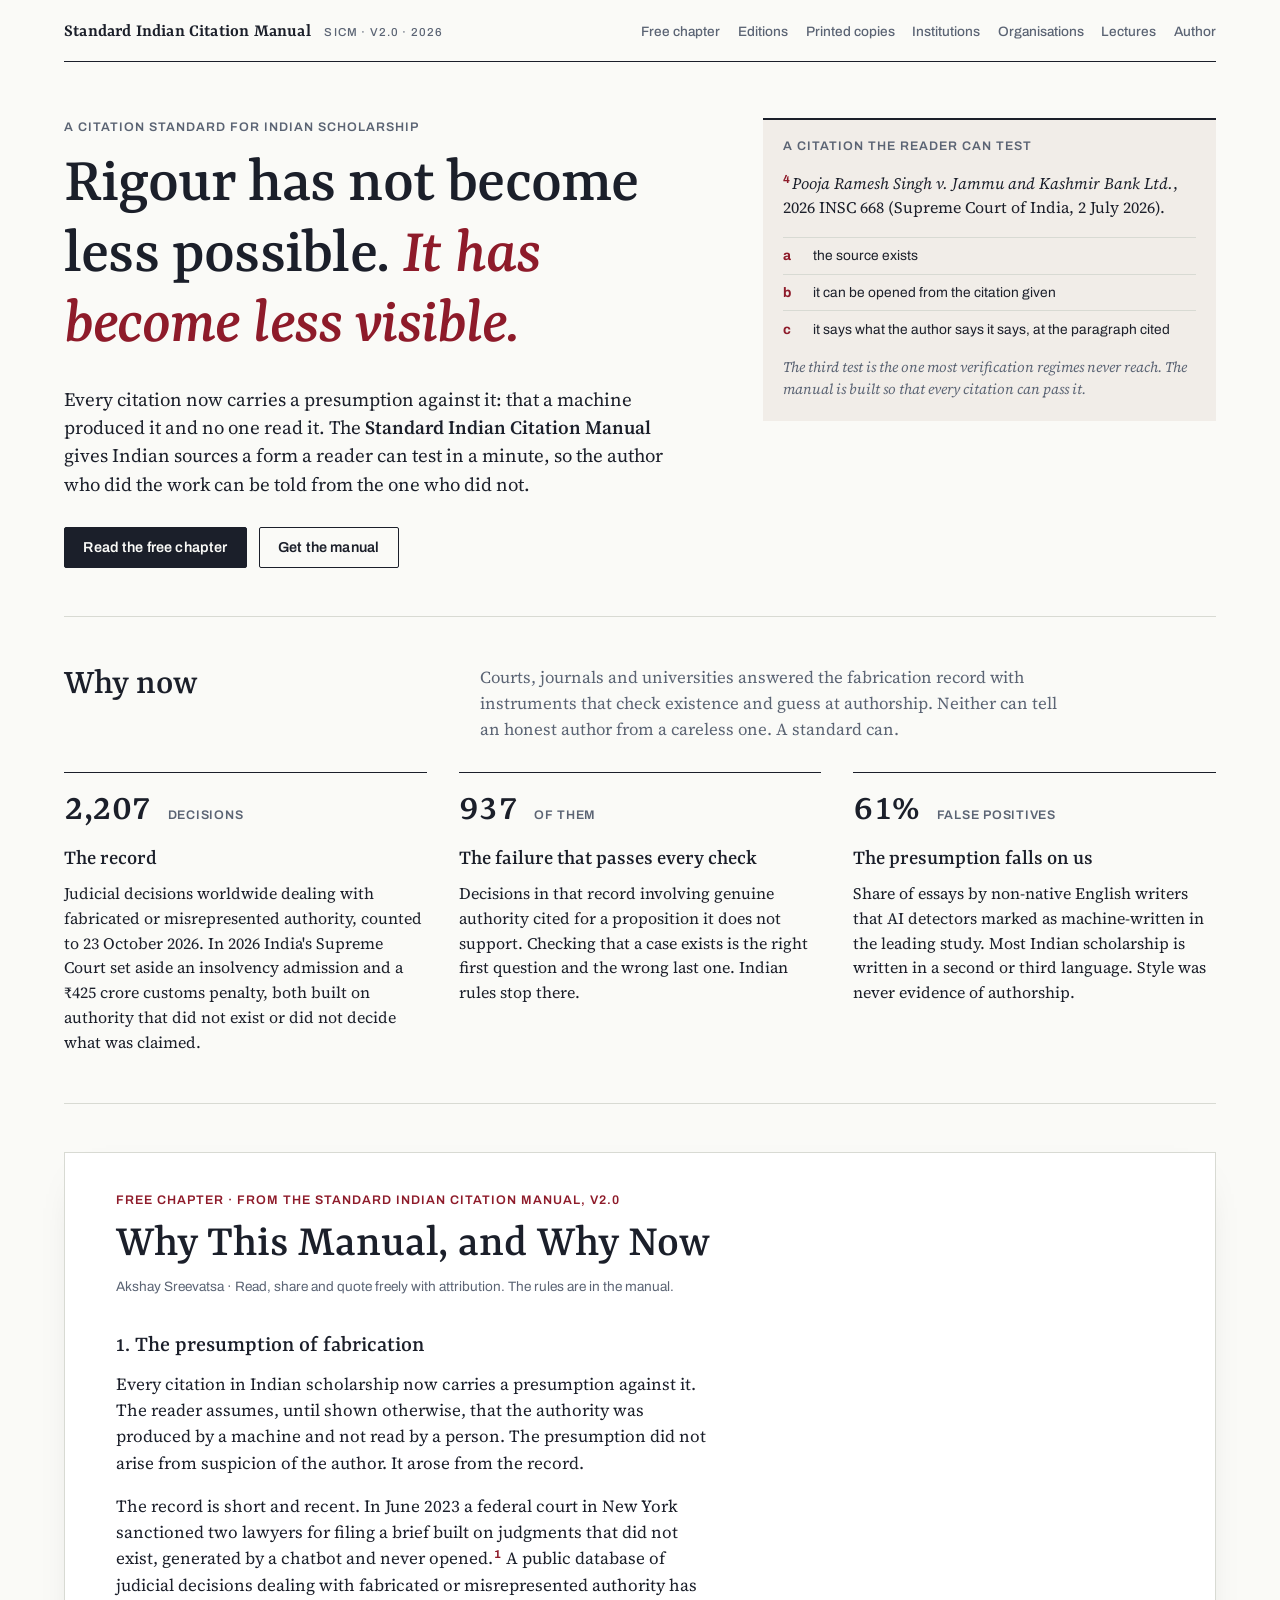
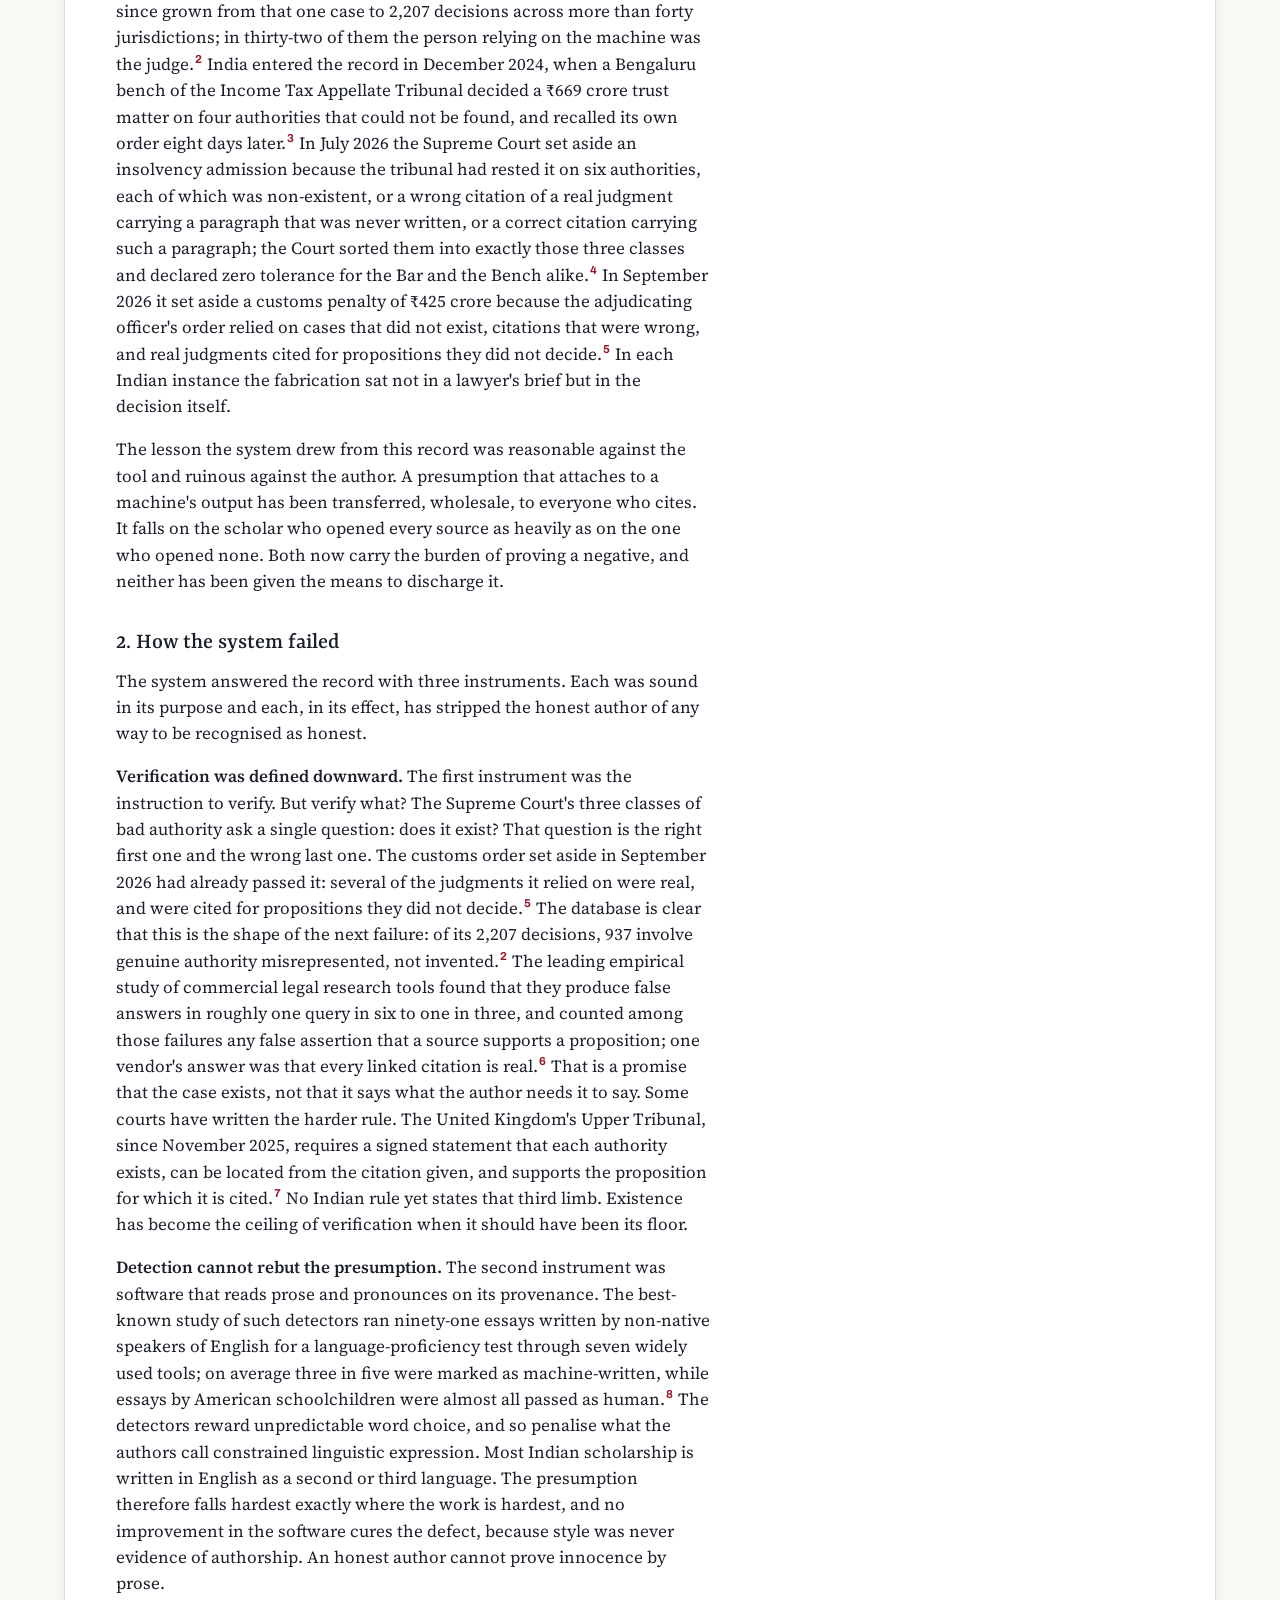
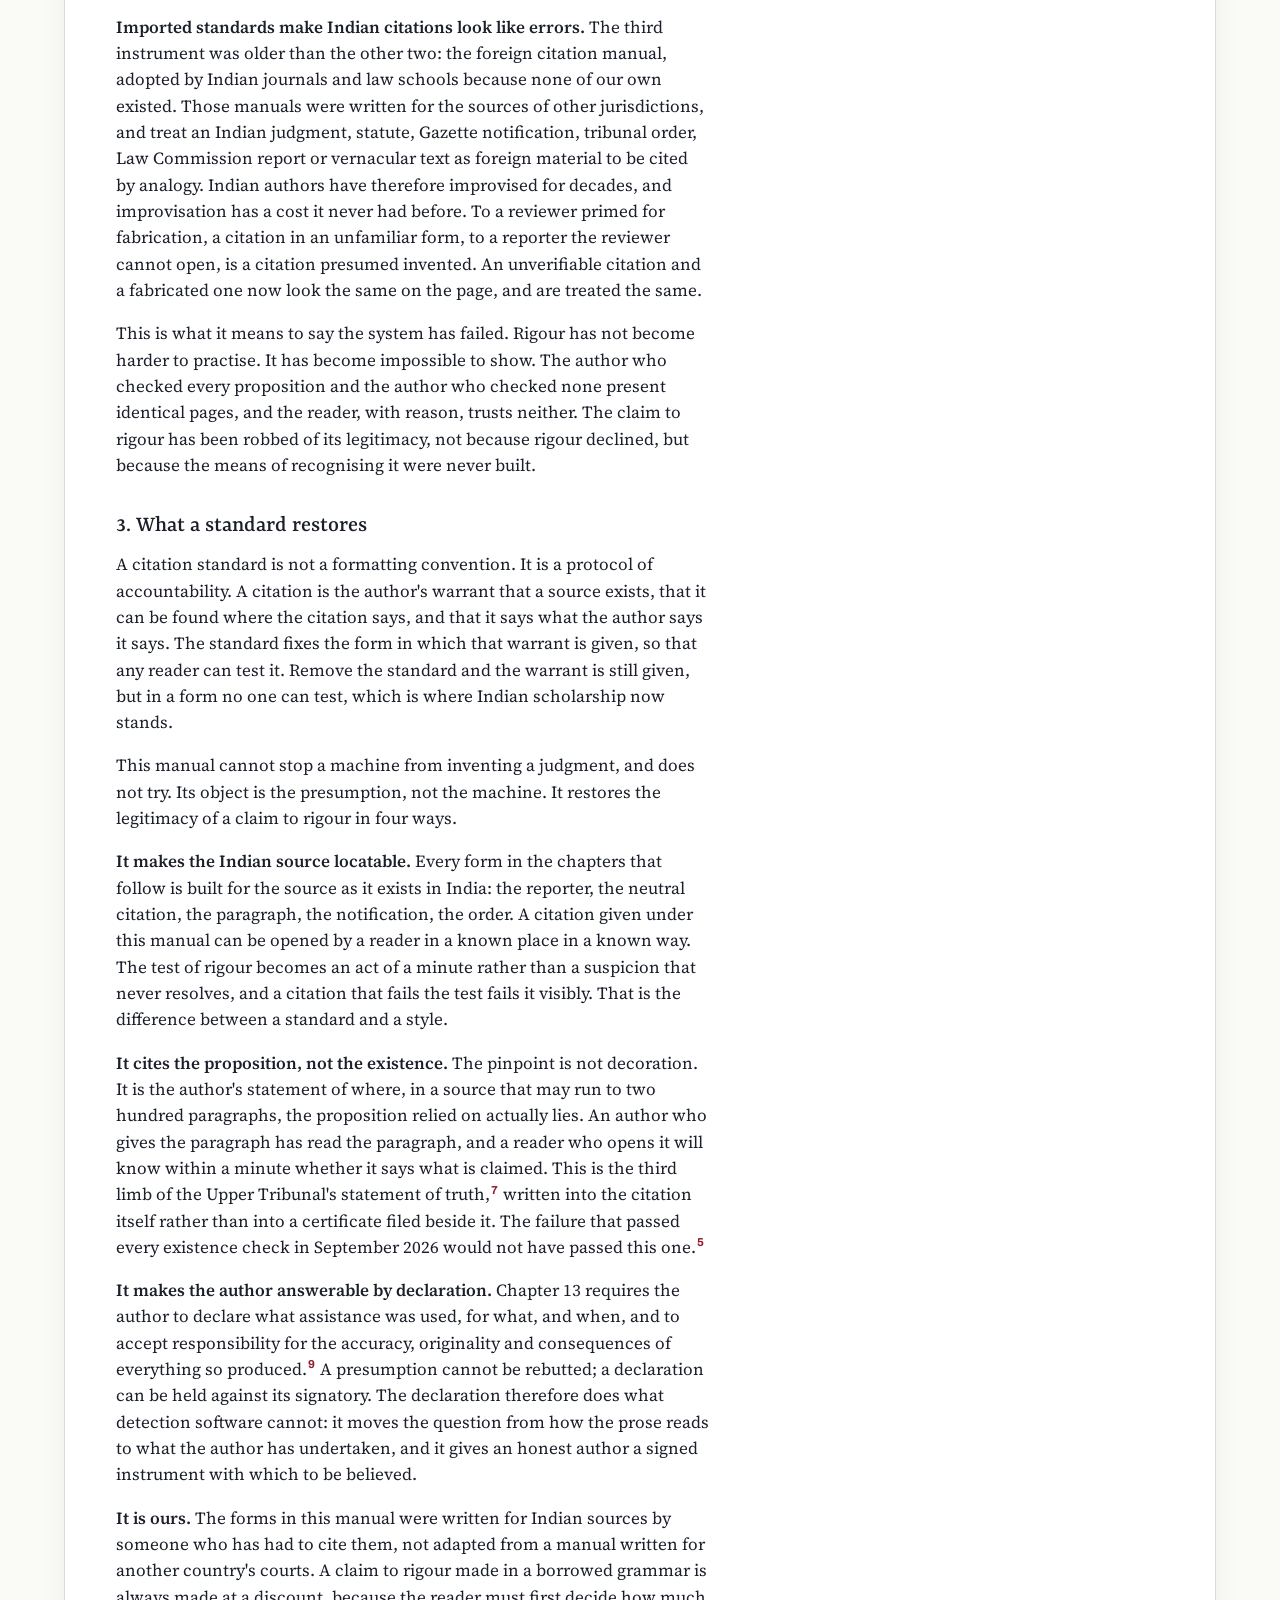
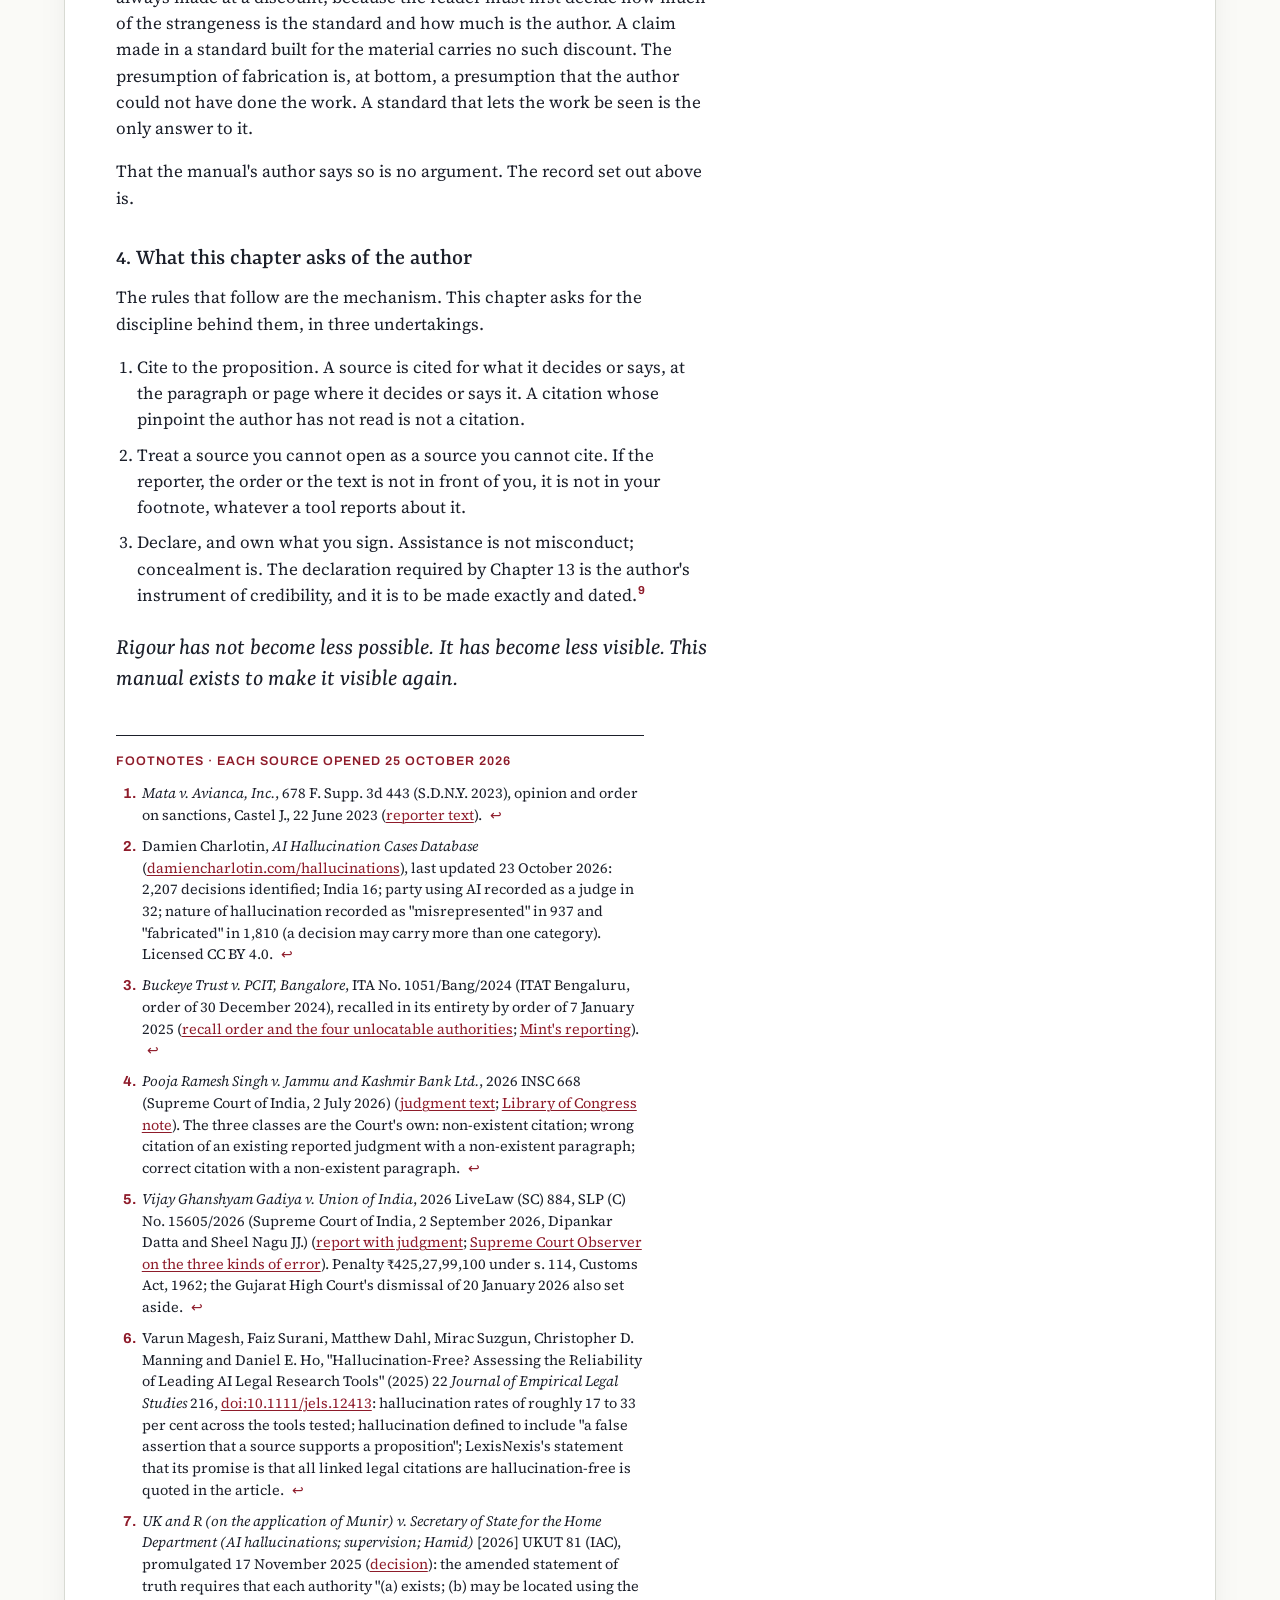
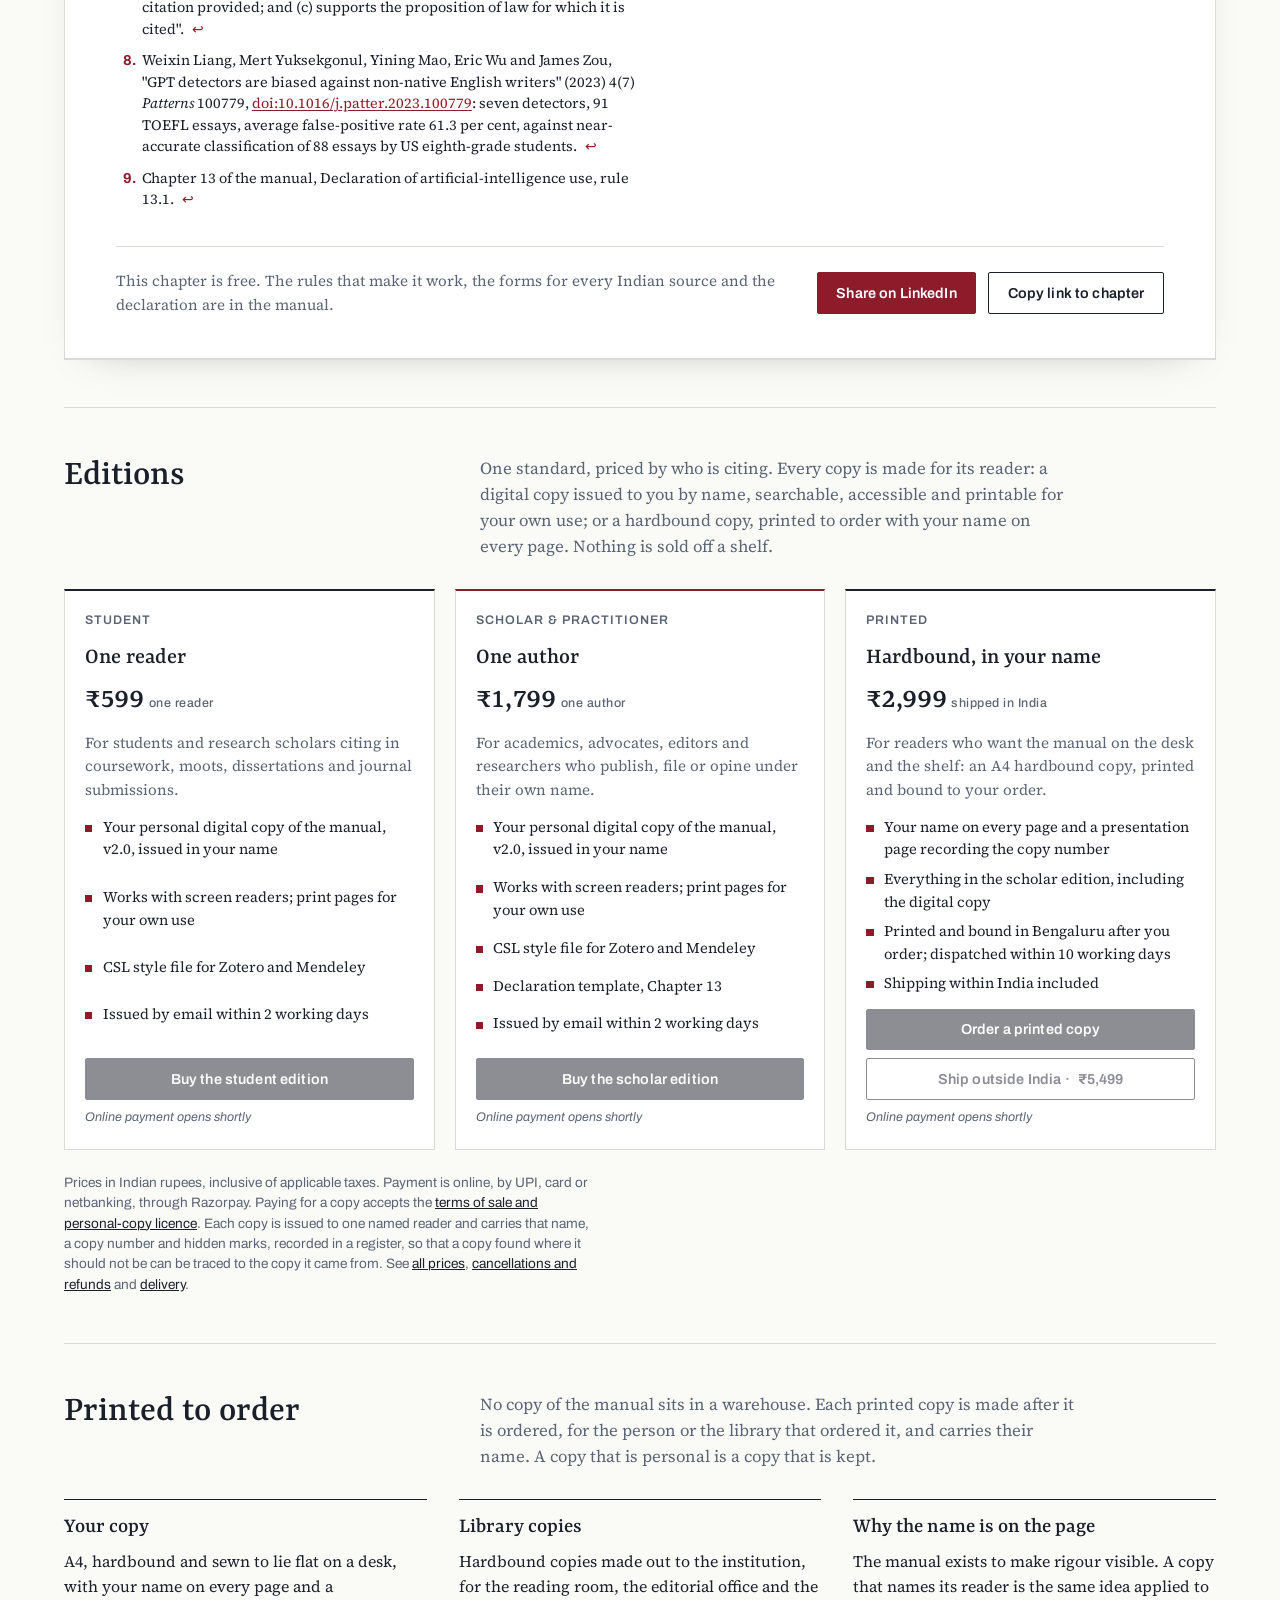
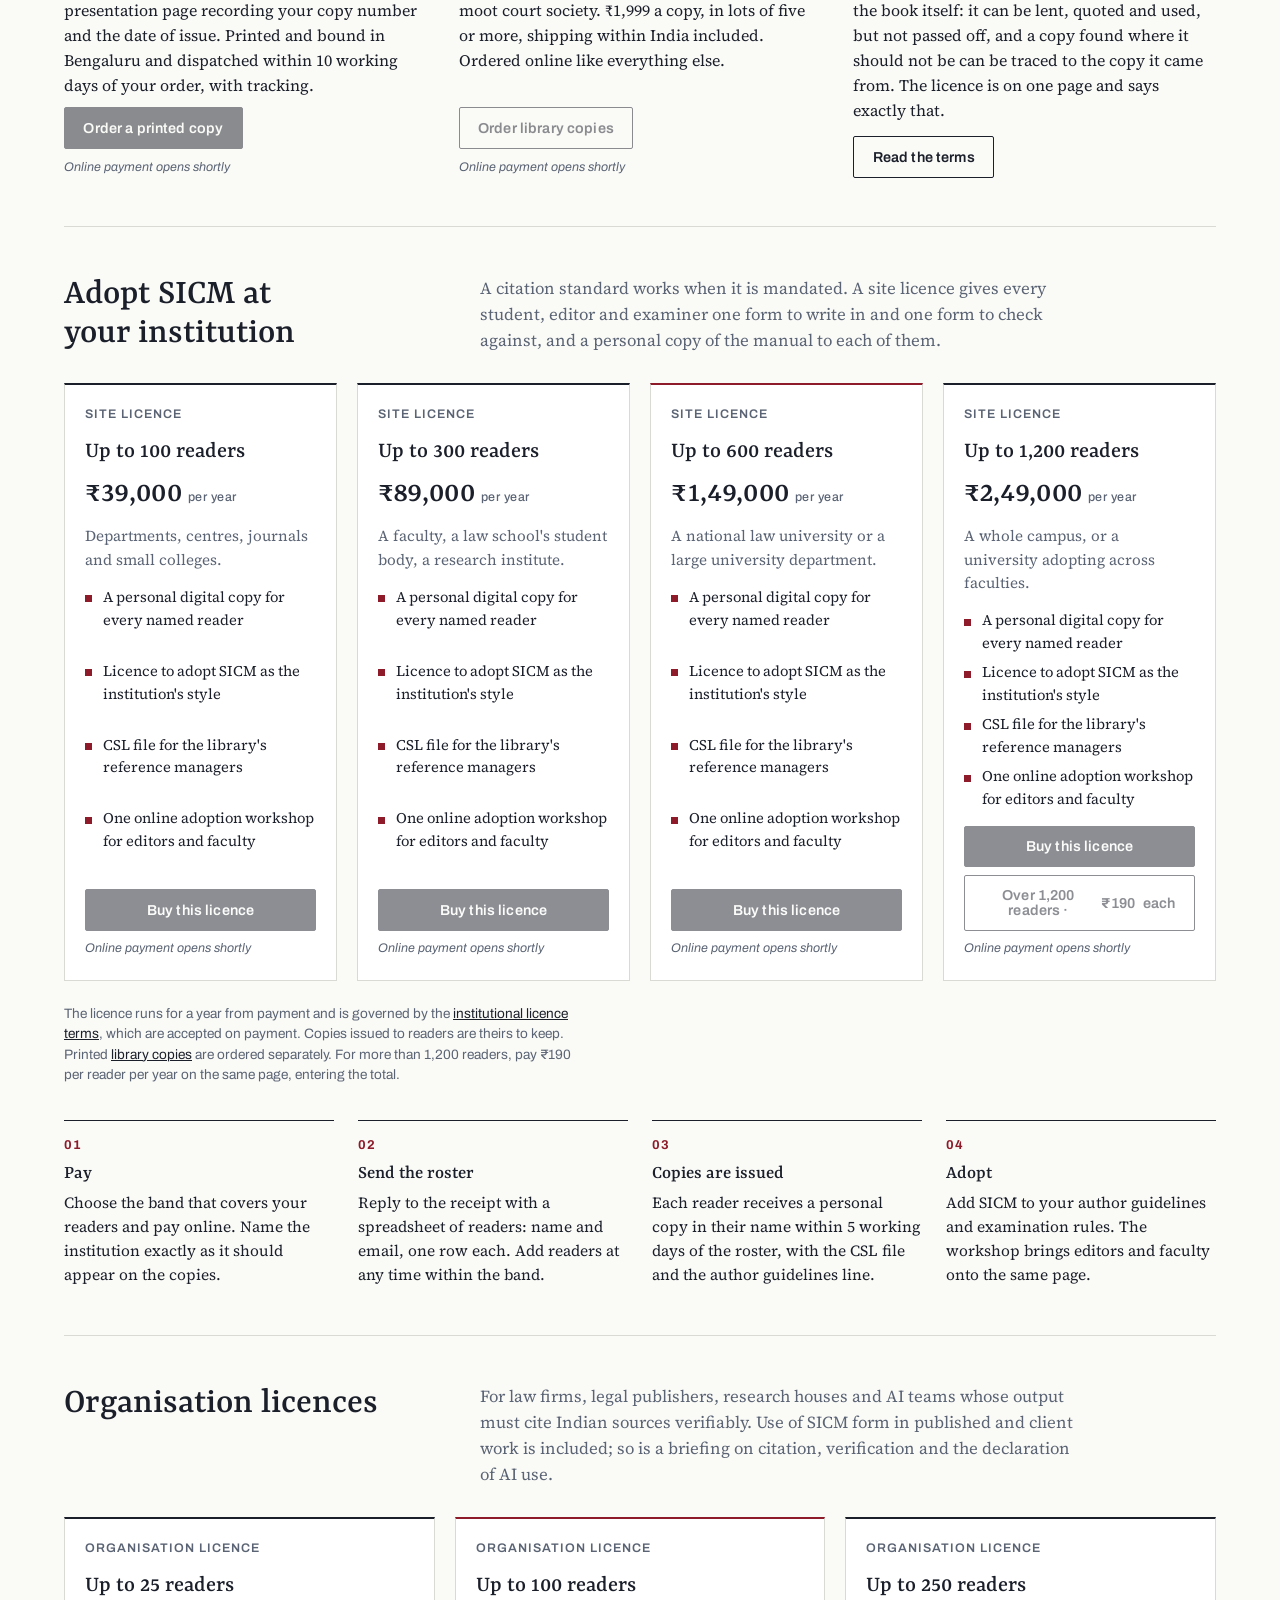
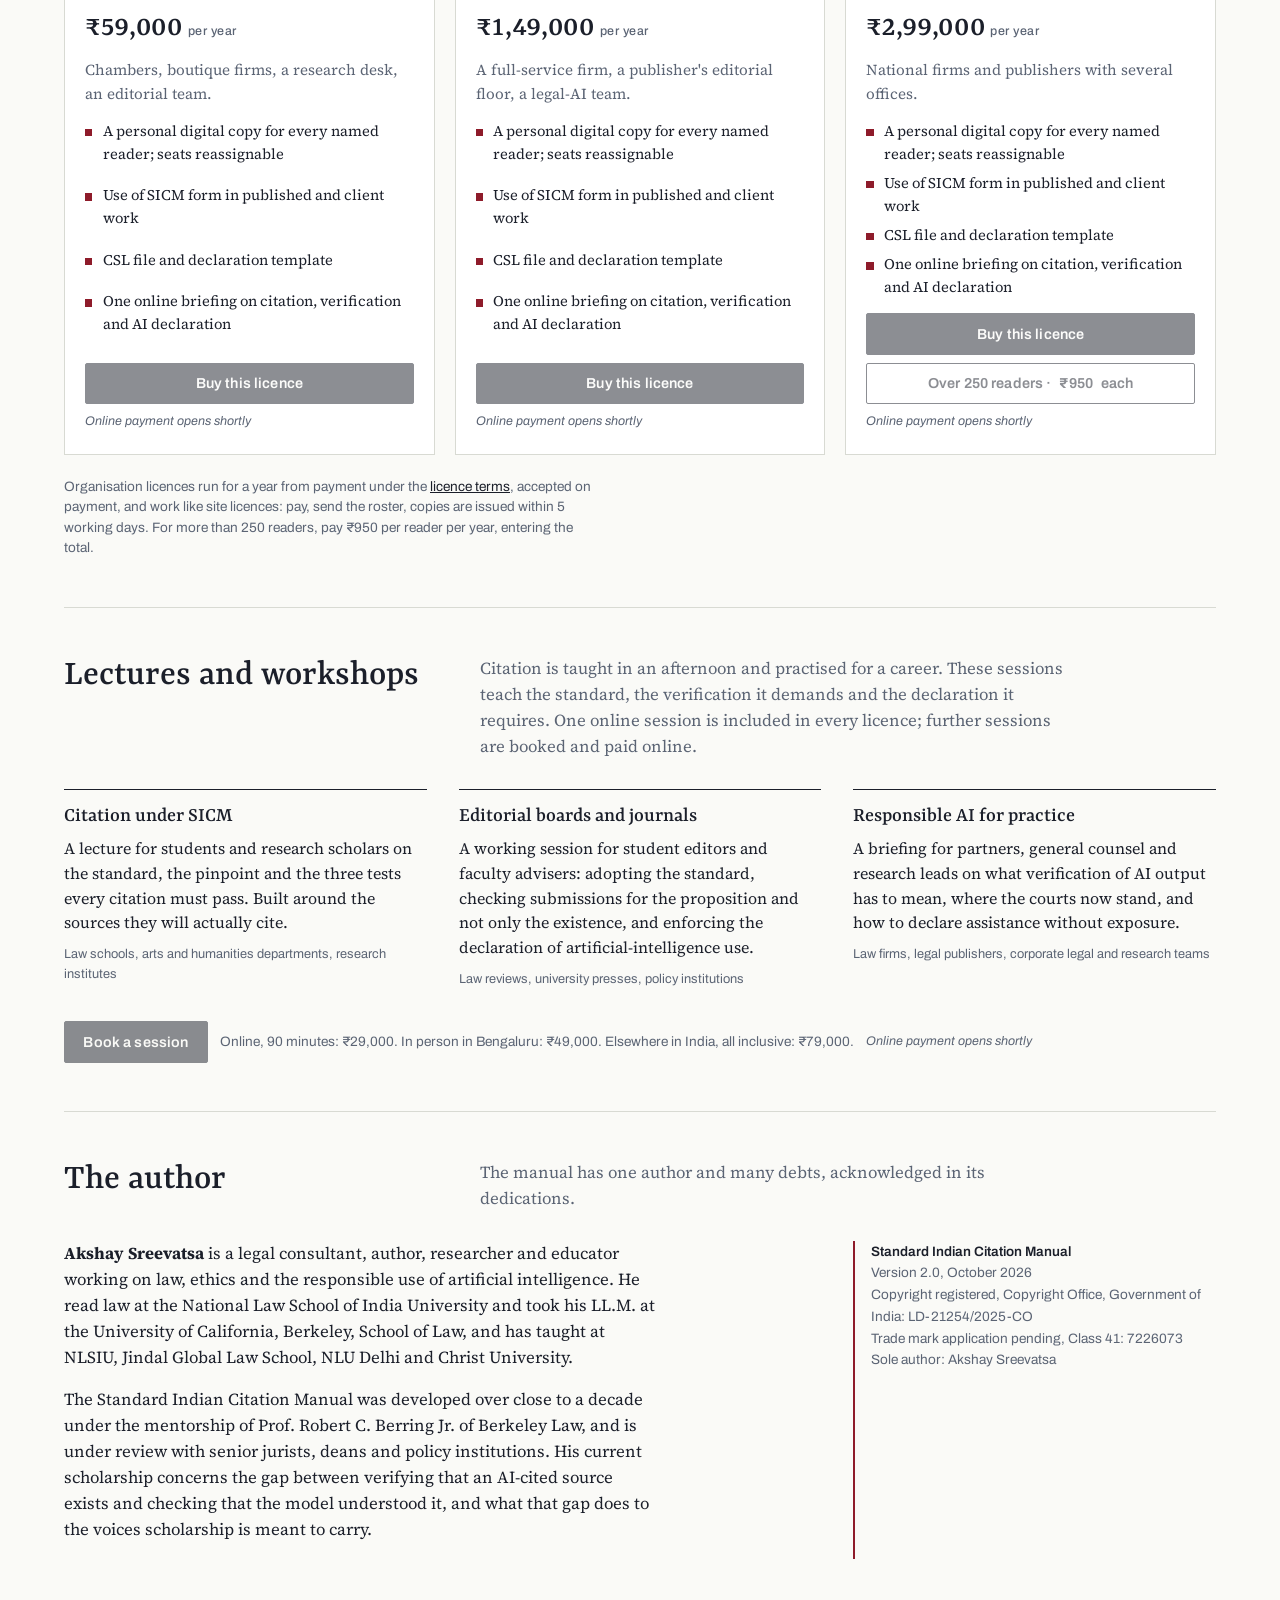
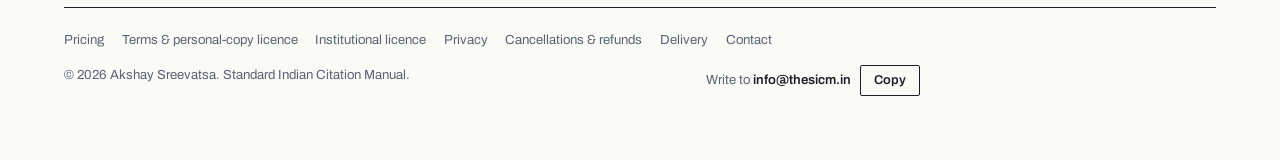
<file: index.html>
<!doctype html>
<html lang="en">
<head>
<meta charset="utf-8">
<meta name="viewport" content="width=device-width, initial-scale=1, viewport-fit=cover">
<title>Standard Indian Citation Manual</title>
<meta name="description" content="A citation standard built for Indian sources, so the author who did the work can be told from the one who did not. Free chapter, personalised editions, printed copies to order, institutional and organisation licences.">
<link rel="canonical" href="https://www.thesicm.in/">
<link rel="icon" href="data:image/svg+xml,%3Csvg%20xmlns%3D%22http%3A%2F%2Fwww.w3.org%2F2000%2Fsvg%22%20viewBox%3D%220%200%2064%2064%22%3E%3Crect%20width%3D%2264%22%20height%3D%2264%22%20fill%3D%22%23FAFAF7%22%2F%3E%3Crect%20x%3D%224%22%20y%3D%224%22%20width%3D%2256%22%20height%3D%2256%22%20fill%3D%22none%22%20stroke%3D%22%231B1F2A%22%20stroke-width%3D%222%22%2F%3E%3Ctext%20x%3D%2232%22%20y%3D%2244%22%20text-anchor%3D%22middle%22%20font-family%3D%22Georgia%2Cserif%22%20font-size%3D%2236%22%20font-weight%3D%22600%22%20fill%3D%22%238E1B2A%22%3ES%3C%2Ftext%3E%3C%2Fsvg%3E">
<meta property="og:type" content="website">
<meta property="og:site_name" content="Standard Indian Citation Manual">
<meta property="og:title" content="Standard Indian Citation Manual">
<meta property="og:description" content="A citation standard built for Indian sources, so the author who did the work can be told from the one who did not. Free chapter, personalised editions, printed copies to order, institutional and organisation licences.">
<meta property="og:url" content="https://www.thesicm.in/">
<meta property="og:image" content="https://www.thesicm.in/og.png">
<meta property="og:image:width" content="1200">
<meta property="og:image:height" content="630">
<meta name="twitter:card" content="summary_large_image">
<meta name="twitter:title" content="Standard Indian Citation Manual">
<meta name="twitter:description" content="A citation standard built for Indian sources, so the author who did the work can be told from the one who did not. Free chapter, personalised editions, printed copies to order, institutional and organisation licences.">
<meta name="twitter:image" content="https://www.thesicm.in/og.png">
<meta name="author" content="Akshay Sreevatsa">
<meta name="theme-color" content="#FAFAF7" media="(prefers-color-scheme: light)">
<meta name="theme-color" content="#15181F" media="(prefers-color-scheme: dark)">
<link rel="preconnect" href="https://fonts.googleapis.com">
<link rel="preconnect" href="https://fonts.gstatic.com" crossorigin>
<link rel="stylesheet" href="https://fonts.googleapis.com/css2?family=Yrsa:ital,wght@0,400;0,500;0,600;0,700;1,400;1,500;1,600&family=Source+Serif+4:ital,opsz,wght@0,8..60,400;0,8..60,500;0,8..60,600;1,8..60,400;1,8..60,500&family=Archivo:wght@400;500;600;700&display=swap">
<link rel="stylesheet" href="/site.css">
<script src="/config.js"></script>
</head>
<body>

<header class="wrap mast">
  <a class="mark" href="#top" id="top">Standard Indian Citation Manual <small>SICM · v2.0 · 2026</small></a>
  <nav class="nav" aria-label="Sections">
    <a href="#chapter">Free chapter</a>
    <a href="#editions">Editions</a>
    <a href="#print">Printed copies</a>
    <a href="#institutions">Institutions</a>
    <a href="#organisations">Organisations</a>
    <a href="#lectures">Lectures</a>
    <a href="#author">Author</a>
  </nav>
</header>

<main class="wrap">
  <div class="hero">
    <div>
      <p class="eyebrow">A citation standard for Indian scholarship</p>
      <h1 style="margin-top:.8rem">Rigour has not become less possible. <em>It has become less visible.</em></h1>
      <p class="lede">Every citation now carries a presumption against it: that a machine produced it and no one read it. The <b>Standard Indian Citation Manual</b> gives Indian sources a form a reader can test in a minute, so the author who did the work can be told from the one who did not.</p>
      <div class="ctas">
        <a class="btn primary" href="#chapter">Read the free chapter</a>
        <a class="btn" href="#editions">Get the manual</a>
      </div>
    </div>
    <aside class="specimen" aria-label="A citation the reader can test">
      <p class="eyebrow">A citation the reader can test</p>
      <p class="fn-spec"><sup>4</sup><i>Pooja Ramesh Singh v. Jammu and Kashmir Bank Ltd.</i>, 2026 INSC 668 (Supreme Court of India, 2 July 2026).</p>
      <ul class="limbs">
        <li><b>a</b><span>the source exists</span></li>
        <li><b>b</b><span>it can be opened from the citation given</span></li>
        <li><b>c</b><span>it says what the author says it says, at the paragraph cited</span></li>
      </ul>
      <p class="spec-note">The third test is the one most verification regimes never reach. The manual is built so that every citation can pass it.</p>
    </aside>
  </div>

  <section id="why">
    <div class="sec-head">
      <h2>Why now</h2>
      <p>Courts, journals and universities answered the fabrication record with instruments that check existence and guess at authorship. Neither can tell an honest author from a careless one. A standard can.</p>
    </div>
    <div class="three">
      <article>
        <div class="fig num">2,207 <small>decisions</small></div>
        <h3>The record</h3>
        <p>Judicial decisions worldwide dealing with fabricated or misrepresented authority, counted to 23 October 2026. In 2026 India's Supreme Court set aside an insolvency admission and a ₹425 crore customs penalty, both built on authority that did not exist or did not decide what was claimed.</p>
      </article>
      <article>
        <div class="fig num">937 <small>of them</small></div>
        <h3>The failure that passes every check</h3>
        <p>Decisions in that record involving genuine authority cited for a proposition it does not support. Checking that a case exists is the right first question and the wrong last one. Indian rules stop there.</p>
      </article>
      <article>
        <div class="fig num">61% <small>false positives</small></div>
        <h3>The presumption falls on us</h3>
        <p>Share of essays by non-native English writers that AI detectors marked as machine-written in the leading study. Most Indian scholarship is written in a second or third language. Style was never evidence of authorship.</p>
      </article>
    </div>
  </section>

  <section id="chapter">
    <div class="leaf">
      <p class="eyebrow">Free chapter · from the Standard Indian Citation Manual, v2.0</p>
      <h2>Why This Manual, and Why Now</h2>
      <p class="sub">Akshay Sreevatsa · Read, share and quote freely with attribution. The rules are in the manual.</p>
      <div class="prose">
        <h3>1. The presumption of fabrication</h3>
        <p>Every citation in Indian scholarship now carries a presumption against it. The reader assumes, until shown otherwise, that the authority was produced by a machine and not read by a person. The presumption did not arise from suspicion of the author. It arose from the record.</p>
        <p>The record is short and recent. In June 2023 a federal court in New York sanctioned two lawyers for filing a brief built on judgments that did not exist, generated by a chatbot and never opened.<sup><a href="#fn1" id="r1">1</a></sup> A public database of judicial decisions dealing with fabricated or misrepresented authority has since grown from that one case to 2,207 decisions across more than forty jurisdictions; in thirty-two of them the person relying on the machine was the judge.<sup><a href="#fn2" id="r2">2</a></sup> India entered the record in December 2024, when a Bengaluru bench of the Income Tax Appellate Tribunal decided a ₹669 crore trust matter on four authorities that could not be found, and recalled its own order eight days later.<sup><a href="#fn3" id="r3">3</a></sup> In July 2026 the Supreme Court set aside an insolvency admission because the tribunal had rested it on six authorities, each of which was non-existent, or a wrong citation of a real judgment carrying a paragraph that was never written, or a correct citation carrying such a paragraph; the Court sorted them into exactly those three classes and declared zero tolerance for the Bar and the Bench alike.<sup><a href="#fn4" id="r4">4</a></sup> In September 2026 it set aside a customs penalty of ₹425 crore because the adjudicating officer's order relied on cases that did not exist, citations that were wrong, and real judgments cited for propositions they did not decide.<sup><a href="#fn5" id="r5">5</a></sup> In each Indian instance the fabrication sat not in a lawyer's brief but in the decision itself.</p>
        <p>The lesson the system drew from this record was reasonable against the tool and ruinous against the author. A presumption that attaches to a machine's output has been transferred, wholesale, to everyone who cites. It falls on the scholar who opened every source as heavily as on the one who opened none. Both now carry the burden of proving a negative, and neither has been given the means to discharge it.</p>

        <h3>2. How the system failed</h3>
        <p>The system answered the record with three instruments. Each was sound in its purpose and each, in its effect, has stripped the honest author of any way to be recognised as honest.</p>
        <p><b>Verification was defined downward.</b> The first instrument was the instruction to verify. But verify what? The Supreme Court's three classes of bad authority ask a single question: does it exist? That question is the right first one and the wrong last one. The customs order set aside in September 2026 had already passed it: several of the judgments it relied on were real, and were cited for propositions they did not decide.<sup><a href="#fn5">5</a></sup> The database is clear that this is the shape of the next failure: of its 2,207 decisions, 937 involve genuine authority misrepresented, not invented.<sup><a href="#fn2">2</a></sup> The leading empirical study of commercial legal research tools found that they produce false answers in roughly one query in six to one in three, and counted among those failures any false assertion that a source supports a proposition; one vendor's answer was that every linked citation is real.<sup><a href="#fn6" id="r6">6</a></sup> That is a promise that the case exists, not that it says what the author needs it to say. Some courts have written the harder rule. The United Kingdom's Upper Tribunal, since November 2025, requires a signed statement that each authority exists, can be located from the citation given, and supports the proposition for which it is cited.<sup><a href="#fn7" id="r7">7</a></sup> No Indian rule yet states that third limb. Existence has become the ceiling of verification when it should have been its floor.</p>
        <p><b>Detection cannot rebut the presumption.</b> The second instrument was software that reads prose and pronounces on its provenance. The best-known study of such detectors ran ninety-one essays written by non-native speakers of English for a language-proficiency test through seven widely used tools; on average three in five were marked as machine-written, while essays by American schoolchildren were almost all passed as human.<sup><a href="#fn8" id="r8">8</a></sup> The detectors reward unpredictable word choice, and so penalise what the authors call constrained linguistic expression. Most Indian scholarship is written in English as a second or third language. The presumption therefore falls hardest exactly where the work is hardest, and no improvement in the software cures the defect, because style was never evidence of authorship. An honest author cannot prove innocence by prose.</p>
        <p><b>Imported standards make Indian citations look like errors.</b> The third instrument was older than the other two: the foreign citation manual, adopted by Indian journals and law schools because none of our own existed. Those manuals were written for the sources of other jurisdictions, and treat an Indian judgment, statute, Gazette notification, tribunal order, Law Commission report or vernacular text as foreign material to be cited by analogy. Indian authors have therefore improvised for decades, and improvisation has a cost it never had before. To a reviewer primed for fabrication, a citation in an unfamiliar form, to a reporter the reviewer cannot open, is a citation presumed invented. An unverifiable citation and a fabricated one now look the same on the page, and are treated the same.</p>
        <p>This is what it means to say the system has failed. Rigour has not become harder to practise. It has become impossible to show. The author who checked every proposition and the author who checked none present identical pages, and the reader, with reason, trusts neither. The claim to rigour has been robbed of its legitimacy, not because rigour declined, but because the means of recognising it were never built.</p>

        <h3>3. What a standard restores</h3>
        <p>A citation standard is not a formatting convention. It is a protocol of accountability. A citation is the author's warrant that a source exists, that it can be found where the citation says, and that it says what the author says it says. The standard fixes the form in which that warrant is given, so that any reader can test it. Remove the standard and the warrant is still given, but in a form no one can test, which is where Indian scholarship now stands.</p>
        <p>This manual cannot stop a machine from inventing a judgment, and does not try. Its object is the presumption, not the machine. It restores the legitimacy of a claim to rigour in four ways.</p>
        <p><b>It makes the Indian source locatable.</b> Every form in the chapters that follow is built for the source as it exists in India: the reporter, the neutral citation, the paragraph, the notification, the order. A citation given under this manual can be opened by a reader in a known place in a known way. The test of rigour becomes an act of a minute rather than a suspicion that never resolves, and a citation that fails the test fails it visibly. That is the difference between a standard and a style.</p>
        <p><b>It cites the proposition, not the existence.</b> The pinpoint is not decoration. It is the author's statement of where, in a source that may run to two hundred paragraphs, the proposition relied on actually lies. An author who gives the paragraph has read the paragraph, and a reader who opens it will know within a minute whether it says what is claimed. This is the third limb of the Upper Tribunal's statement of truth,<sup><a href="#fn7">7</a></sup> written into the citation itself rather than into a certificate filed beside it. The failure that passed every existence check in September 2026 would not have passed this one.<sup><a href="#fn5">5</a></sup></p>
        <p><b>It makes the author answerable by declaration.</b> Chapter 13 requires the author to declare what assistance was used, for what, and when, and to accept responsibility for the accuracy, originality and consequences of everything so produced.<sup><a href="#fn9" id="r9">9</a></sup> A presumption cannot be rebutted; a declaration can be held against its signatory. The declaration therefore does what detection software cannot: it moves the question from how the prose reads to what the author has undertaken, and it gives an honest author a signed instrument with which to be believed.</p>
        <p><b>It is ours.</b> The forms in this manual were written for Indian sources by someone who has had to cite them, not adapted from a manual written for another country's courts. A claim to rigour made in a borrowed grammar is always made at a discount, because the reader must first decide how much of the strangeness is the standard and how much is the author. A claim made in a standard built for the material carries no such discount. The presumption of fabrication is, at bottom, a presumption that the author could not have done the work. A standard that lets the work be seen is the only answer to it.</p>
        <p>That the manual's author says so is no argument. The record set out above is.</p>

        <h3>4. What this chapter asks of the author</h3>
        <p>The rules that follow are the mechanism. This chapter asks for the discipline behind them, in three undertakings.</p>
        <ol>
          <li>Cite to the proposition. A source is cited for what it decides or says, at the paragraph or page where it decides or says it. A citation whose pinpoint the author has not read is not a citation.</li>
          <li>Treat a source you cannot open as a source you cannot cite. If the reporter, the order or the text is not in front of you, it is not in your footnote, whatever a tool reports about it.</li>
          <li>Declare, and own what you sign. Assistance is not misconduct; concealment is. The declaration required by Chapter 13 is the author's instrument of credibility, and it is to be made exactly and dated.<sup><a href="#fn9">9</a></sup></li>
        </ol>
        <p class="close">Rigour has not become less possible. It has become less visible. This manual exists to make it visible again.</p>
      </div>

      <div class="footnotes">
        <p class="eyebrow">Footnotes · each source opened 25 October 2026</p>
        <ol>
          <li id="fn1"><i>Mata v. Avianca, Inc.</i>, 678 F. Supp. 3d 443 (S.D.N.Y. 2023), opinion and order on sanctions, Castel J., 22 June 2023 (<a href="https://www.law.berkeley.edu/wp-content/uploads/2025/12/Mata-v-Avianca-Inc.pdf">reporter text</a>). <a class="back" href="#r1" aria-label="Back to text">↩</a></li>
          <li id="fn2">Damien Charlotin, <i>AI Hallucination Cases Database</i> (<a href="https://www.damiencharlotin.com/hallucinations/">damiencharlotin.com/hallucinations</a>), last updated 23 October 2026: 2,207 decisions identified; India 16; party using AI recorded as a judge in 32; nature of hallucination recorded as "misrepresented" in 937 and "fabricated" in 1,810 (a decision may carry more than one category). Licensed CC BY 4.0. <a class="back" href="#r2" aria-label="Back to text">↩</a></li>
          <li id="fn3"><i>Buckeye Trust v. PCIT, Bangalore</i>, ITA No. 1051/Bang/2024 (ITAT Bengaluru, order of 30 December 2024), recalled in its entirety by order of 7 January 2025 (<a href="https://www.taxtmi.com/tmi_notes?id=1460">recall order and the four unlocatable authorities</a>; <a href="https://a2ztaxcorp.net/chatgpt-hallucinations-bengaluru-tax-tribunal-order-cites-non-existent-cases-recalled/">Mint's reporting</a>). <a class="back" href="#r3" aria-label="Back to text">↩</a></li>
          <li id="fn4"><i>Pooja Ramesh Singh v. Jammu and Kashmir Bank Ltd.</i>, 2026 INSC 668 (Supreme Court of India, 2 July 2026) (<a href="https://indiankanoon.org/doc/113338666/">judgment text</a>; <a href="https://www.loc.gov/item/global-legal-monitor/2026-10-14/india-supreme-court-sets-aside-judicial-decisions-relying-on-ai-generated-hallucinated-case-law">Library of Congress note</a>). The three classes are the Court's own: non-existent citation; wrong citation of an existing reported judgment with a non-existent paragraph; correct citation with a non-existent paragraph. <a class="back" href="#r4" aria-label="Back to text">↩</a></li>
          <li id="fn5"><i>Vijay Ghanshyam Gadiya v. Union of India</i>, 2026 LiveLaw (SC) 884, SLP (C) No. 15605/2026 (Supreme Court of India, 2 September 2026, Dipankar Datta and Sheel Nagu JJ.) (<a href="https://www.livelaw.in/supreme-court/supreme-court-sets-aside-425-crore-penalty-as-customs-authority-used-ai-generated-fake-case-laws-548329">report with judgment</a>; <a href="https://www.scobserver.in/journal/when-an-ai-hallucination-enters-an-executive-order/">Supreme Court Observer on the three kinds of error</a>). Penalty ₹425,27,99,100 under s. 114, Customs Act, 1962; the Gujarat High Court's dismissal of 20 January 2026 also set aside. <a class="back" href="#r5" aria-label="Back to text">↩</a></li>
          <li id="fn6">Varun Magesh, Faiz Surani, Matthew Dahl, Mirac Suzgun, Christopher D. Manning and Daniel E. Ho, "Hallucination-Free? Assessing the Reliability of Leading AI Legal Research Tools" (2025) 22 <i>Journal of Empirical Legal Studies</i> 216, <a href="https://doi.org/10.1111/jels.12413">doi:10.1111/jels.12413</a>: hallucination rates of roughly 17 to 33 per cent across the tools tested; hallucination defined to include "a false assertion that a source supports a proposition"; LexisNexis's statement that its promise is that all linked legal citations are hallucination-free is quoted in the article. <a class="back" href="#r6" aria-label="Back to text">↩</a></li>
          <li id="fn7"><i>UK and R (on the application of Munir) v. Secretary of State for the Home Department (AI hallucinations; supervision; Hamid)</i> [2026] UKUT 81 (IAC), promulgated 17 November 2025 (<a href="https://caselaw.nationalarchives.gov.uk/ukut/iac/2026/81">decision</a>): the amended statement of truth requires that each authority "(a) exists; (b) may be located using the citation provided; and (c) supports the proposition of law for which it is cited". <a class="back" href="#r7" aria-label="Back to text">↩</a></li>
          <li id="fn8">Weixin Liang, Mert Yuksekgonul, Yining Mao, Eric Wu and James Zou, "GPT detectors are biased against non-native English writers" (2023) 4(7) <i>Patterns</i> 100779, <a href="https://doi.org/10.1016/j.patter.2023.100779">doi:10.1016/j.patter.2023.100779</a>: seven detectors, 91 TOEFL essays, average false-positive rate 61.3 per cent, against near-accurate classification of 88 essays by US eighth-grade students. <a class="back" href="#r8" aria-label="Back to text">↩</a></li>
          <li id="fn9">Chapter 13 of the manual, Declaration of artificial-intelligence use, rule 13.1. <a class="back" href="#r9" aria-label="Back to text">↩</a></li>
        </ol>
      </div>

      <div class="share">
        <p>This chapter is free. The rules that make it work, the forms for every Indian source and the declaration are in the manual.</p>
        <a class="btn accent" data-share-linkedin="/#chapter" href="https://www.linkedin.com/sharing/share-offsite/" target="_blank" rel="noopener">Share on LinkedIn</a>
        <button class="btn" type="button" data-copy-link="/#chapter">Copy link to chapter</button>
      </div>
    </div>
  </section>

  <section id="editions">
    <div class="sec-head">
      <h2>Editions</h2>
      <p>One standard, priced by who is citing. Every copy is made for its reader: a digital copy issued to you by name, searchable, accessible and printable for your own use; or a hardbound copy, printed to order with your name on every page. Nothing is sold off a shelf.</p>
    </div>
    <div class="cards">
      <article class="card">
        <p class="eyebrow">Student</p>
        <h3>One reader</h3>
        <div class="price num" data-price="student" data-unit="one reader"></div>
        <p class="for">For students and research scholars citing in coursework, moots, dissertations and journal submissions.</p>
        <ul class="inc"><li>Your personal digital copy of the manual, v2.0, issued in your name</li><li>Works with screen readers; print pages for your own use</li><li>CSL style file for Zotero and Mendeley</li><li>Issued by email within <span data-num="issueDays">2</span> working days</li></ul>
        <div class="acts"><a class="btn primary" data-pay="student" href="#editions">Buy the student edition</a></div>
      </article>
      <article class="card featured">
        <p class="eyebrow">Scholar &amp; practitioner</p>
        <h3>One author</h3>
        <div class="price num" data-price="scholar" data-unit="one author"></div>
        <p class="for">For academics, advocates, editors and researchers who publish, file or opine under their own name.</p>
        <ul class="inc"><li>Your personal digital copy of the manual, v2.0, issued in your name</li><li>Works with screen readers; print pages for your own use</li><li>CSL style file for Zotero and Mendeley</li><li>Declaration template, Chapter 13</li><li>Issued by email within <span data-num="issueDays">2</span> working days</li></ul>
        <div class="acts"><a class="btn primary" data-pay="scholar" href="#editions">Buy the scholar edition</a></div>
      </article>
      <article class="card">
        <p class="eyebrow">Printed</p>
        <h3>Hardbound, in your name</h3>
        <div class="price num" data-price="printIndia" data-unit="shipped in India"></div>
        <p class="for">For readers who want the manual on the desk and the shelf: an A4 hardbound copy, printed and bound to your order.</p>
        <ul class="inc"><li>Your name on every page and a presentation page recording the copy number</li><li>Everything in the scholar edition, including the digital copy</li><li>Printed and bound in Bengaluru after you order; dispatched within <span data-num="dispatchDays">10</span> working days</li><li>Shipping within India included</li></ul>
        <div class="acts"><a class="btn primary" data-pay="printIndia" href="#print">Order a printed copy</a><a class="btn" data-pay="printAbroad" href="#print">Ship outside India · <span data-price="printAbroad"></span></a></div>
      </article>
    </div>
    <p class="fine">Prices in Indian rupees, inclusive of applicable taxes. Payment is online, by UPI, card or netbanking, through Razorpay. Paying for a copy accepts the <a href="/terms">terms of sale and personal-copy licence</a>. Each copy is issued to one named reader and carries that name, a copy number and hidden marks, recorded in a register, so that a copy found where it should not be can be traced to the copy it came from. See <a href="/pricing">all prices</a>, <a href="/refunds">cancellations and refunds</a> and <a href="/shipping">delivery</a>.</p>
  </section>

  <section id="print">
    <div class="sec-head">
      <h2>Printed to order</h2>
      <p>No copy of the manual sits in a warehouse. Each printed copy is made after it is ordered, for the person or the library that ordered it, and carries their name. A copy that is personal is a copy that is kept.</p>
    </div>
    <div class="three">
      <article>
        <h3>Your copy</h3>
        <p>A4, hardbound and sewn to lie flat on a desk, with your name on every page and a presentation page recording your copy number and the date of issue. Printed and bound in Bengaluru and dispatched within <span data-num="dispatchDays">10</span> working days of your order, with tracking.</p>
        <a class="btn primary" data-pay="printIndia" href="#print">Order a printed copy</a>
      </article>
      <article>
        <h3>Library copies</h3>
        <p>Hardbound copies made out to the institution, for the reading room, the editorial office and the moot court society. <span data-price="library"></span> a copy, in lots of <span data-num="libraryMinText">five</span> or more, shipping within India included. Ordered online like everything else.</p>
        <a class="btn" data-pay="library" href="#institutions">Order library copies</a>
      </article>
      <article>
        <h3>Why the name is on the page</h3>
        <p>The manual exists to make rigour visible. A copy that names its reader is the same idea applied to the book itself: it can be lent, quoted and used, but not passed off, and a copy found where it should not be can be traced to the copy it came from. The licence is on one page and says exactly that.</p>
        <a class="btn" href="/terms">Read the terms</a>
      </article>
    </div>
  </section>

  <section id="institutions">
    <div class="sec-head">
      <h2>Adopt SICM at your institution</h2>
      <p>A citation standard works when it is mandated. A site licence gives every student, editor and examiner one form to write in and one form to check against, and a personal copy of the manual to each of them.</p>
    </div>
    <div class="cards">
      <article class="card">
        <p class="eyebrow">Site licence</p>
        <h3>Up to 100 readers</h3>
        <div class="price num" data-price="inst100" data-unit="per year"></div>
        <p class="for">Departments, centres, journals and small colleges.</p>
        <ul class="inc"><li>A personal digital copy for every named reader</li><li>Licence to adopt SICM as the institution's style</li><li>CSL file for the library's reference managers</li><li>One online adoption workshop for editors and faculty</li></ul>
        <div class="acts"><a class="btn primary" data-pay="inst100" href="#institutions">Buy this licence</a></div>
      </article>
      <article class="card">
        <p class="eyebrow">Site licence</p>
        <h3>Up to 300 readers</h3>
        <div class="price num" data-price="inst300" data-unit="per year"></div>
        <p class="for">A faculty, a law school's student body, a research institute.</p>
        <ul class="inc"><li>A personal digital copy for every named reader</li><li>Licence to adopt SICM as the institution's style</li><li>CSL file for the library's reference managers</li><li>One online adoption workshop for editors and faculty</li></ul>
        <div class="acts"><a class="btn primary" data-pay="inst300" href="#institutions">Buy this licence</a></div>
      </article>
      <article class="card featured">
        <p class="eyebrow">Site licence</p>
        <h3>Up to 600 readers</h3>
        <div class="price num" data-price="inst600" data-unit="per year"></div>
        <p class="for">A national law university or a large university department.</p>
        <ul class="inc"><li>A personal digital copy for every named reader</li><li>Licence to adopt SICM as the institution's style</li><li>CSL file for the library's reference managers</li><li>One online adoption workshop for editors and faculty</li></ul>
        <div class="acts"><a class="btn primary" data-pay="inst600" href="#institutions">Buy this licence</a></div>
      </article>
      <article class="card">
        <p class="eyebrow">Site licence</p>
        <h3>Up to 1,200 readers</h3>
        <div class="price num" data-price="inst1200" data-unit="per year"></div>
        <p class="for">A whole campus, or a university adopting across faculties.</p>
        <ul class="inc"><li>A personal digital copy for every named reader</li><li>Licence to adopt SICM as the institution's style</li><li>CSL file for the library's reference managers</li><li>One online adoption workshop for editors and faculty</li></ul>
        <div class="acts"><a class="btn primary" data-pay="inst1200" href="#institutions">Buy this licence</a><a class="btn" data-pay="instLarge" href="#institutions">Over 1,200 readers · <span data-price="instPerReader"></span> each</a></div>
      </article>
    </div>
    <p class="fine">The licence runs for a year from payment and is governed by the <a href="/licence">institutional licence terms</a>, which are accepted on payment. Copies issued to readers are theirs to keep. Printed <a href="#print">library copies</a> are ordered separately. For more than 1,200 readers, pay <span data-price="instPerReader"></span> per reader per year on the same page, entering the total.</p>
    <ol class="steps" style="margin-top:2.2rem">
      <li><h3>Pay</h3><p>Choose the band that covers your readers and pay online. Name the institution exactly as it should appear on the copies.</p></li>
      <li><h3>Send the roster</h3><p>Reply to the receipt with a spreadsheet of readers: name and email, one row each. Add readers at any time within the band.</p></li>
      <li><h3>Copies are issued</h3><p>Each reader receives a personal copy in their name within <span data-num="rosterDays">5</span> working days of the roster, with the CSL file and the author guidelines line.</p></li>
      <li><h3>Adopt</h3><p>Add SICM to your author guidelines and examination rules. The workshop brings editors and faculty onto the same page.</p></li>
    </ol>
  </section>

  <section id="organisations">
    <div class="sec-head">
      <h2>Organisation licences</h2>
      <p>For law firms, legal publishers, research houses and AI teams whose output must cite Indian sources verifiably. Use of SICM form in published and client work is included; so is a briefing on citation, verification and the declaration of AI use.</p>
    </div>
    <div class="cards">
      <article class="card">
        <p class="eyebrow">Organisation licence</p>
        <h3>Up to 25 readers</h3>
        <div class="price num" data-price="org25" data-unit="per year"></div>
        <p class="for">Chambers, boutique firms, a research desk, an editorial team.</p>
        <ul class="inc"><li>A personal digital copy for every named reader; seats reassignable</li><li>Use of SICM form in published and client work</li><li>CSL file and declaration template</li><li>One online briefing on citation, verification and AI declaration</li></ul>
        <div class="acts"><a class="btn primary" data-pay="org25" href="#organisations">Buy this licence</a></div>
      </article>
      <article class="card featured">
        <p class="eyebrow">Organisation licence</p>
        <h3>Up to 100 readers</h3>
        <div class="price num" data-price="org100" data-unit="per year"></div>
        <p class="for">A full-service firm, a publisher's editorial floor, a legal-AI team.</p>
        <ul class="inc"><li>A personal digital copy for every named reader; seats reassignable</li><li>Use of SICM form in published and client work</li><li>CSL file and declaration template</li><li>One online briefing on citation, verification and AI declaration</li></ul>
        <div class="acts"><a class="btn primary" data-pay="org100" href="#organisations">Buy this licence</a></div>
      </article>
      <article class="card">
        <p class="eyebrow">Organisation licence</p>
        <h3>Up to 250 readers</h3>
        <div class="price num" data-price="org250" data-unit="per year"></div>
        <p class="for">National firms and publishers with several offices.</p>
        <ul class="inc"><li>A personal digital copy for every named reader; seats reassignable</li><li>Use of SICM form in published and client work</li><li>CSL file and declaration template</li><li>One online briefing on citation, verification and AI declaration</li></ul>
        <div class="acts"><a class="btn primary" data-pay="org250" href="#organisations">Buy this licence</a><a class="btn" data-pay="orgLarge" href="#organisations">Over 250 readers · <span data-price="orgPerReader"></span> each</a></div>
      </article>
    </div>
    <p class="fine">Organisation licences run for a year from payment under the <a href="/licence">licence terms</a>, accepted on payment, and work like site licences: pay, send the roster, copies are issued within <span data-num="rosterDays">5</span> working days. For more than 250 readers, pay <span data-price="orgPerReader"></span> per reader per year, entering the total.</p>
  </section>

  <section id="lectures">
    <div class="sec-head">
      <h2>Lectures and workshops</h2>
      <p>Citation is taught in an afternoon and practised for a career. These sessions teach the standard, the verification it demands and the declaration it requires. One online session is included in every licence; further sessions are booked and paid online.</p>
    </div>
    <div class="offers">
      <article>
        <h3>Citation under SICM</h3>
        <p>A lecture for students and research scholars on the standard, the pinpoint and the three tests every citation must pass. Built around the sources they will actually cite.</p>
        <p class="who">Law schools, arts and humanities departments, research institutes</p>
      </article>
      <article>
        <h3>Editorial boards and journals</h3>
        <p>A working session for student editors and faculty advisers: adopting the standard, checking submissions for the proposition and not only the existence, and enforcing the declaration of artificial-intelligence use.</p>
        <p class="who">Law reviews, university presses, policy institutions</p>
      </article>
      <article>
        <h3>Responsible AI for practice</h3>
        <p>A briefing for partners, general counsel and research leads on what verification of AI output has to mean, where the courts now stand, and how to declare assistance without exposure.</p>
        <p class="who">Law firms, legal publishers, corporate legal and research teams</p>
      </article>
    </div>
    <div class="ctas" style="margin-top:2rem; align-items:center">
      <a class="btn primary" data-pay="session" href="#lectures">Book a session</a>
      <span class="note">Online, 90 minutes: <span data-price="sessionOnline"></span>. In person in Bengaluru: <span data-price="sessionBengaluru"></span>. Elsewhere in India, all inclusive: <span data-price="sessionIndia"></span>.</span>
    </div>
  </section>

  <section id="author">
    <div class="sec-head">
      <h2>The author</h2>
      <p>The manual has one author and many debts, acknowledged in its dedications.</p>
    </div>
    <div class="author">
      <div>
        <p><b>Akshay Sreevatsa</b> is a legal consultant, author, researcher and educator working on law, ethics and the responsible use of artificial intelligence. He read law at the National Law School of India University and took his LL.M. at the University of California, Berkeley, School of Law, and has taught at NLSIU, Jindal Global Law School, NLU Delhi and Christ University.</p>
        <p>The Standard Indian Citation Manual was developed over close to a decade under the mentorship of Prof. Robert C. Berring Jr. of Berkeley Law, and is under review with senior jurists, deans and policy institutions. His current scholarship concerns the gap between verifying that an AI-cited source exists and checking that the model understood it, and what that gap does to the voices scholarship is meant to carry.</p>
      </div>
      <div class="reg">
        <b>Standard Indian Citation Manual</b><br>
        Version 2.0, October 2026<br>
        Copyright registered, Copyright Office, Government of India: LD-21254/2025-CO<br>
        Trade mark application pending, Class 41: 7226073<br>
        Sole author: Akshay Sreevatsa
      </div>
    </div>
  </section>
</main>

<footer class="wrap">
  <div class="links">
    <a href="/pricing">Pricing</a>
    <a href="/terms">Terms &amp; personal-copy licence</a>
    <a href="/licence">Institutional licence</a>
    <a href="/privacy">Privacy</a>
    <a href="/refunds">Cancellations &amp; refunds</a>
    <a href="/shipping">Delivery</a>
    <a href="/contact">Contact</a>
  </div>
  <div class="foot-row">
    <span>© <span data-year>2026</span> Akshay Sreevatsa. Standard Indian Citation Manual.</span>
    <span>Write to <span class="addr" data-email></span> <button class="btn small" type="button" data-copy-email style="margin-left:.4rem">Copy</button></span>
    <span><a data-linkedin href="#" hidden>LinkedIn</a></span>
  </div>
</footer>

<script src="/site.js"></script>
<script>
  // "five" for the library minimum
  (function(){ const w=['zero','one','two','three','four','five','six','seven','eight','nine','ten']; const n=(window.SICM||{}).prices?.libraryMin; document.querySelectorAll('[data-num="libraryMinText"]').forEach(e=>{ if(n!==undefined) e.textContent = w[n]||n; }); })();
</script>
</body>
</html>
</file>
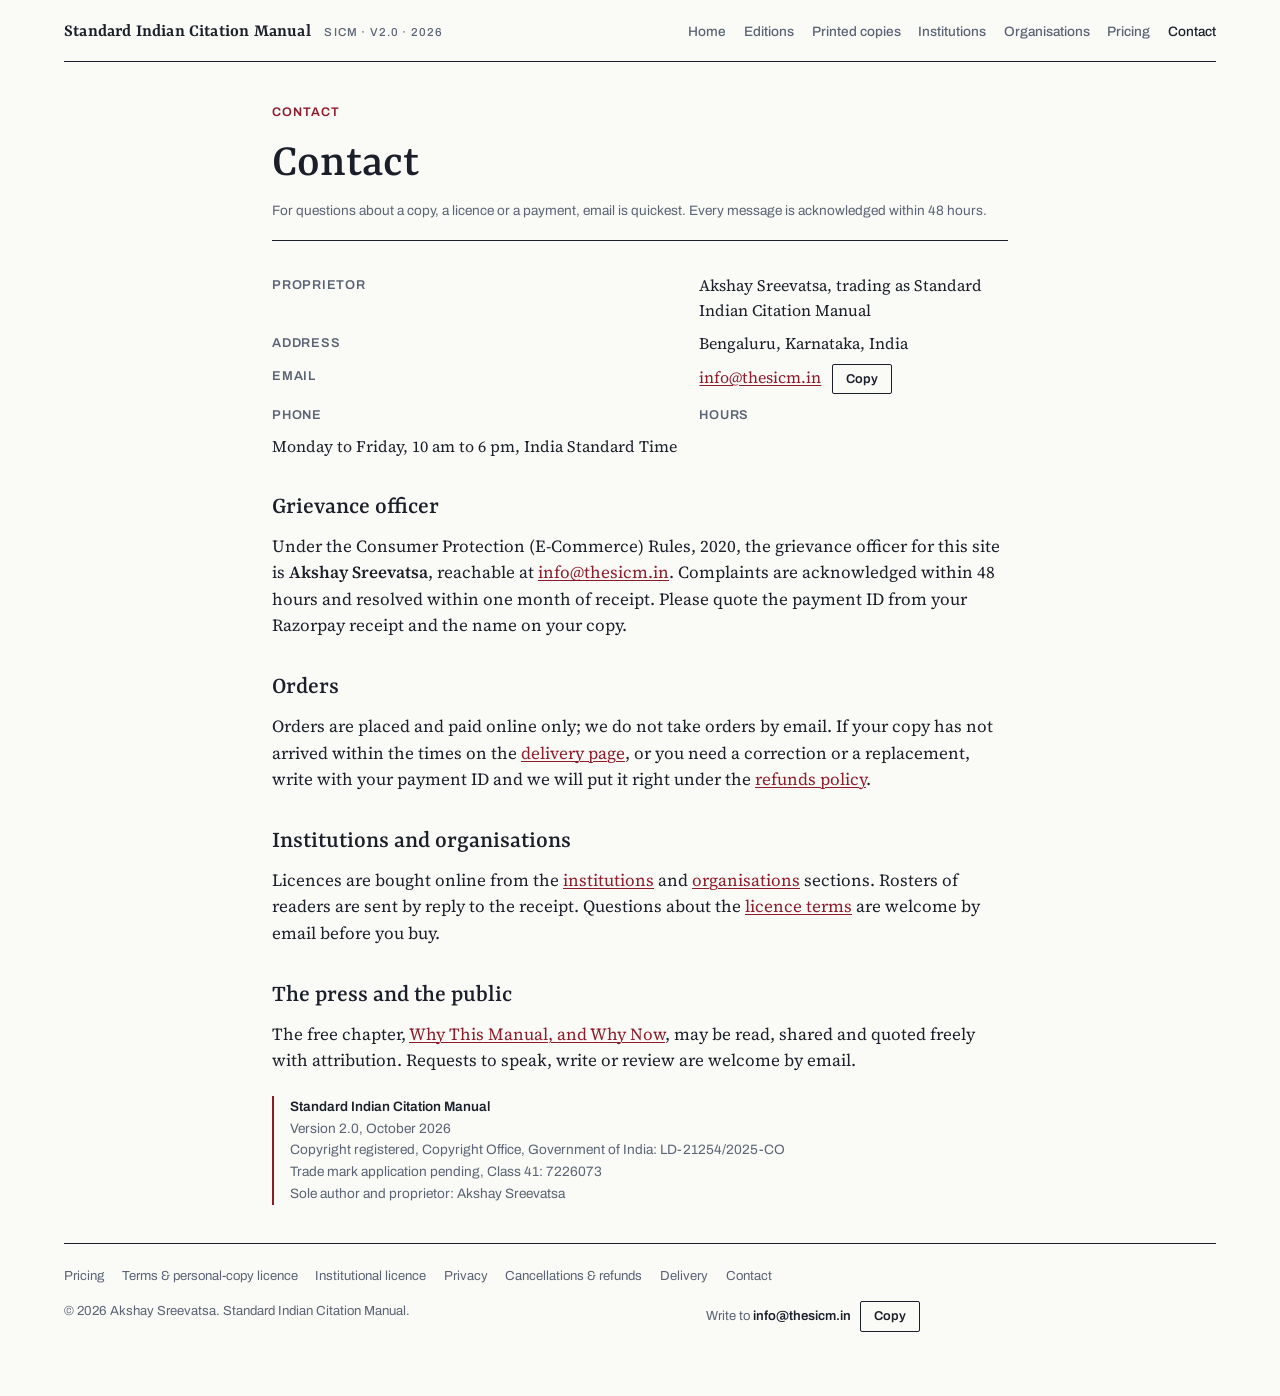
<file: contact.html>
<!doctype html>
<html lang="en">
<head>
<meta charset="utf-8">
<meta name="viewport" content="width=device-width, initial-scale=1, viewport-fit=cover">
<title>Contact · Standard Indian Citation Manual</title>
<meta name="description" content="How to reach the Standard Indian Citation Manual: email, postal address, grievance officer and response times.">
<link rel="canonical" href="https://www.thesicm.in/contact">
<link rel="icon" href="data:image/svg+xml,%3Csvg%20xmlns%3D%22http%3A%2F%2Fwww.w3.org%2F2000%2Fsvg%22%20viewBox%3D%220%200%2064%2064%22%3E%3Crect%20width%3D%2264%22%20height%3D%2264%22%20fill%3D%22%23FAFAF7%22%2F%3E%3Crect%20x%3D%224%22%20y%3D%224%22%20width%3D%2256%22%20height%3D%2256%22%20fill%3D%22none%22%20stroke%3D%22%231B1F2A%22%20stroke-width%3D%222%22%2F%3E%3Ctext%20x%3D%2232%22%20y%3D%2244%22%20text-anchor%3D%22middle%22%20font-family%3D%22Georgia%2Cserif%22%20font-size%3D%2236%22%20font-weight%3D%22600%22%20fill%3D%22%238E1B2A%22%3ES%3C%2Ftext%3E%3C%2Fsvg%3E">
<meta property="og:type" content="website">
<meta property="og:site_name" content="Standard Indian Citation Manual">
<meta property="og:title" content="Contact · Standard Indian Citation Manual">
<meta property="og:description" content="How to reach the Standard Indian Citation Manual: email, postal address, grievance officer and response times.">
<meta property="og:url" content="https://www.thesicm.in/contact">
<meta property="og:image" content="https://www.thesicm.in/og.png">
<meta name="twitter:card" content="summary_large_image">
<meta name="author" content="Akshay Sreevatsa">
<meta name="theme-color" content="#FAFAF7" media="(prefers-color-scheme: light)">
<meta name="theme-color" content="#15181F" media="(prefers-color-scheme: dark)">
<link rel="preconnect" href="https://fonts.googleapis.com">
<link rel="preconnect" href="https://fonts.gstatic.com" crossorigin>
<link rel="stylesheet" href="https://fonts.googleapis.com/css2?family=Yrsa:ital,wght@0,400;0,500;0,600;0,700;1,400;1,500;1,600&family=Source+Serif+4:ital,opsz,wght@0,8..60,400;0,8..60,500;0,8..60,600;1,8..60,400;1,8..60,500&family=Archivo:wght@400;500;600;700&display=swap">
<link rel="stylesheet" href="/site.css">
<script src="/config.js"></script>
</head>
<body>

<header class="wrap mast">
  <a class="mark" href="/">Standard Indian Citation Manual <small>SICM · v2.0 · 2026</small></a>
  <nav class="nav" aria-label="Sections">
    <a href="/">Home</a>
    <a href="/#editions">Editions</a>
    <a href="/#print">Printed copies</a>
    <a href="/#institutions">Institutions</a>
    <a href="/#organisations">Organisations</a>
    <a href="/pricing">Pricing</a>
    <a href="/contact" aria-current="page">Contact</a>
  </nav>
</header>

<main class="wrap">
  <article class="doc">

    <p class="eyebrow">Contact</p>
    <h1>Contact</h1>
    <p class="meta">For questions about a copy, a licence or a payment, email is quickest. Every message is acknowledged within 48 hours.</p>

    <dl class="kv">
      <dt>Proprietor</dt><dd><span data-owner>Akshay Sreevatsa</span>, trading as Standard Indian Citation Manual</dd>
      <dt>Address</dt><dd><span data-address></span></dd>
      <dt>Email</dt><dd><a data-email href="#"></a> <button class="btn small" type="button" data-copy-email style="margin-left:.4rem">Copy</button></dd>
      <dt data-phone-row>Phone</dt><dd data-phone-row><span data-phone hidden></span></dd>
      <dt>Hours</dt><dd>Monday to Friday, 10 am to 6 pm, India Standard Time</dd>
    </dl>

    <h2>Grievance officer</h2>
    <p>Under the Consumer Protection (E-Commerce) Rules, 2020, the grievance officer for this site is <b><span data-owner>Akshay Sreevatsa</span></b>, reachable at <a data-email href="#"></a>. Complaints are acknowledged within 48 hours and resolved within one month of receipt. Please quote the payment ID from your Razorpay receipt and the name on your copy.</p>

    <h2>Orders</h2>
    <p>Orders are placed and paid online only; we do not take orders by email. If your copy has not arrived within the times on the <a href="/shipping">delivery page</a>, or you need a correction or a replacement, write with your payment ID and we will put it right under the <a href="/refunds">refunds policy</a>.</p>

    <h2>Institutions and organisations</h2>
    <p>Licences are bought online from the <a href="/#institutions">institutions</a> and <a href="/#organisations">organisations</a> sections. Rosters of readers are sent by reply to the receipt. Questions about the <a href="/licence">licence terms</a> are welcome by email before you buy.</p>

    <h2>The press and the public</h2>
    <p>The free chapter, <a href="/#chapter">Why This Manual, and Why Now</a>, may be read, shared and quoted freely with attribution. Requests to speak, write or review are welcome by email.</p>

    <div class="reg">
      <b>Standard Indian Citation Manual</b><br>
      Version 2.0, October 2026<br>
      Copyright registered, Copyright Office, Government of India: LD-21254/2025-CO<br>
      Trade mark application pending, Class 41: 7226073<br>
      Sole author and proprietor: Akshay Sreevatsa
    </div>

  </article>
</main>

<footer class="wrap">
  <div class="links">
    <a href="/pricing">Pricing</a>
    <a href="/terms">Terms &amp; personal-copy licence</a>
    <a href="/licence">Institutional licence</a>
    <a href="/privacy">Privacy</a>
    <a href="/refunds">Cancellations &amp; refunds</a>
    <a href="/shipping">Delivery</a>
    <a href="/contact">Contact</a>
  </div>
  <div class="foot-row">
    <span>© <span data-year>2026</span> Akshay Sreevatsa. Standard Indian Citation Manual.</span>
    <span>Write to <span class="addr" data-email></span> <button class="btn small" type="button" data-copy-email style="margin-left:.4rem">Copy</button></span>
    <span><a data-linkedin href="#" hidden>LinkedIn</a></span>
  </div>
</footer>

<script src="/site.js"></script>
</body>
</html>
</file>
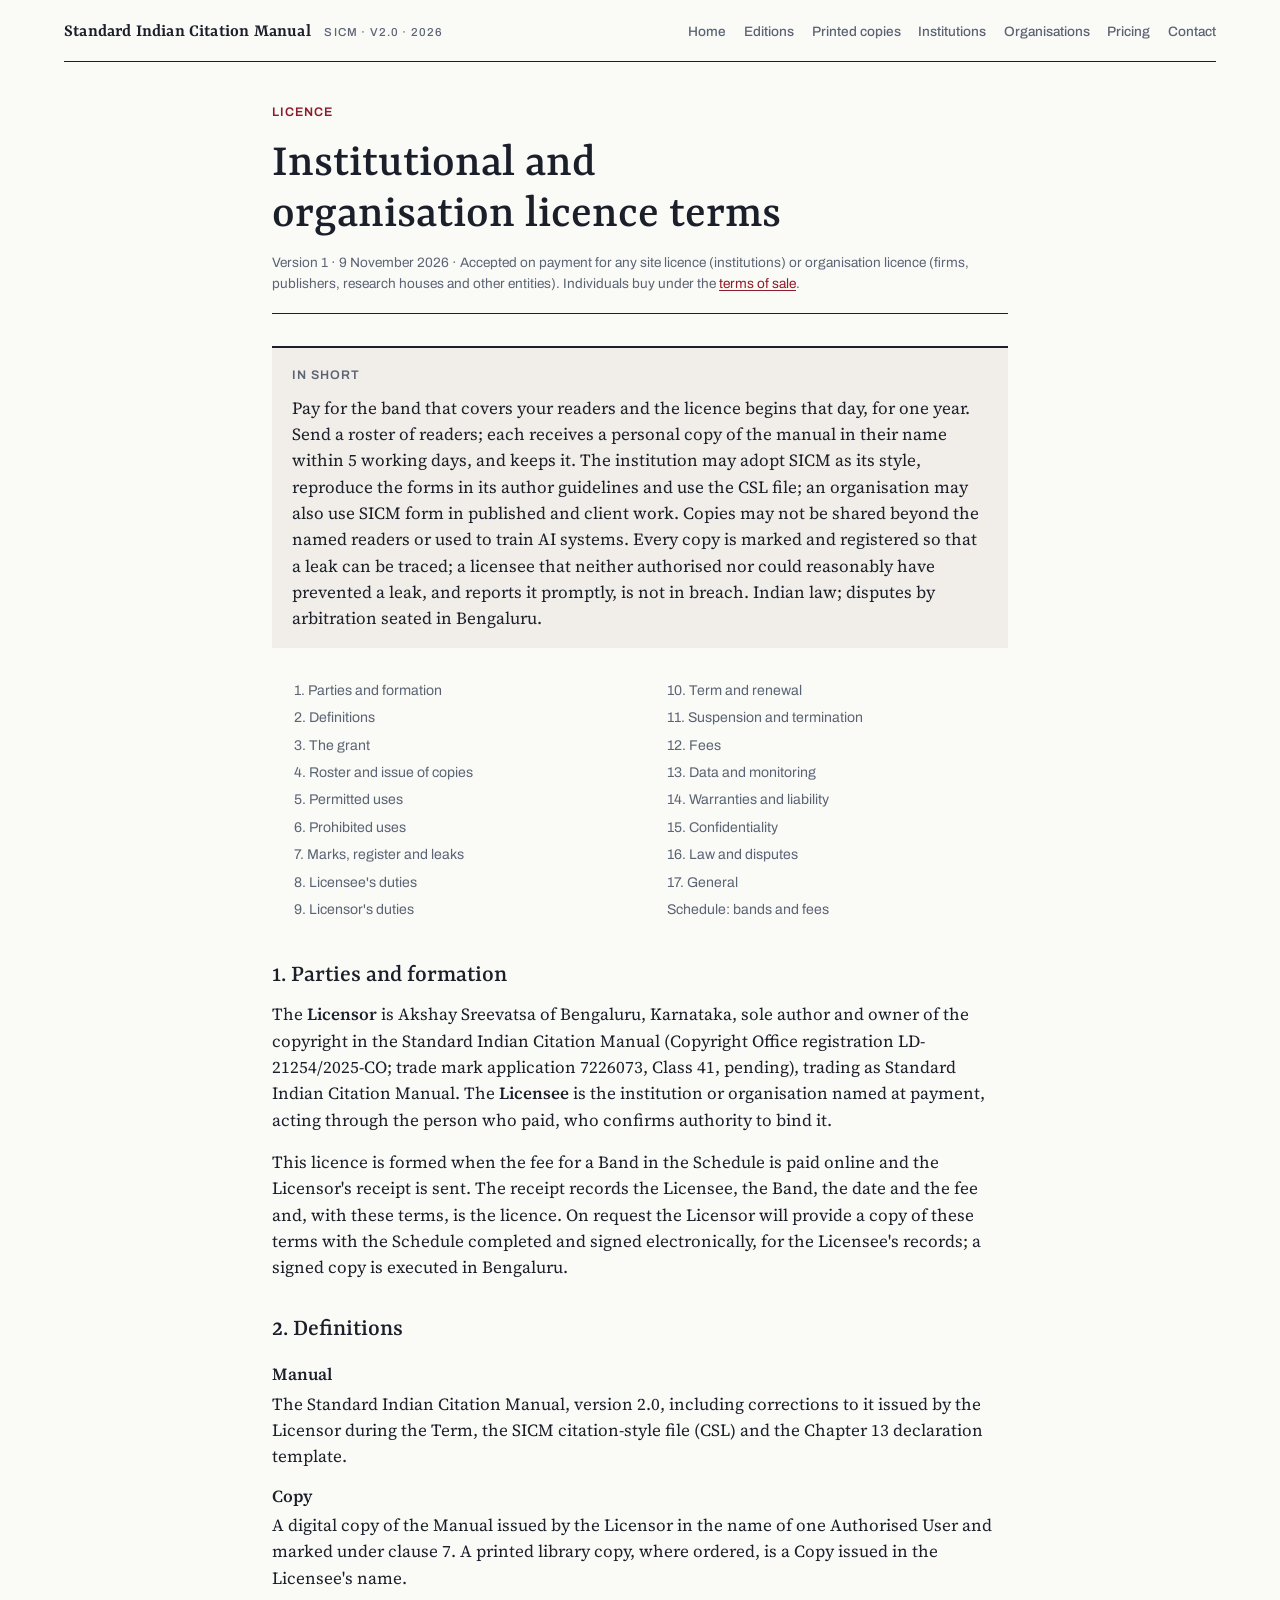
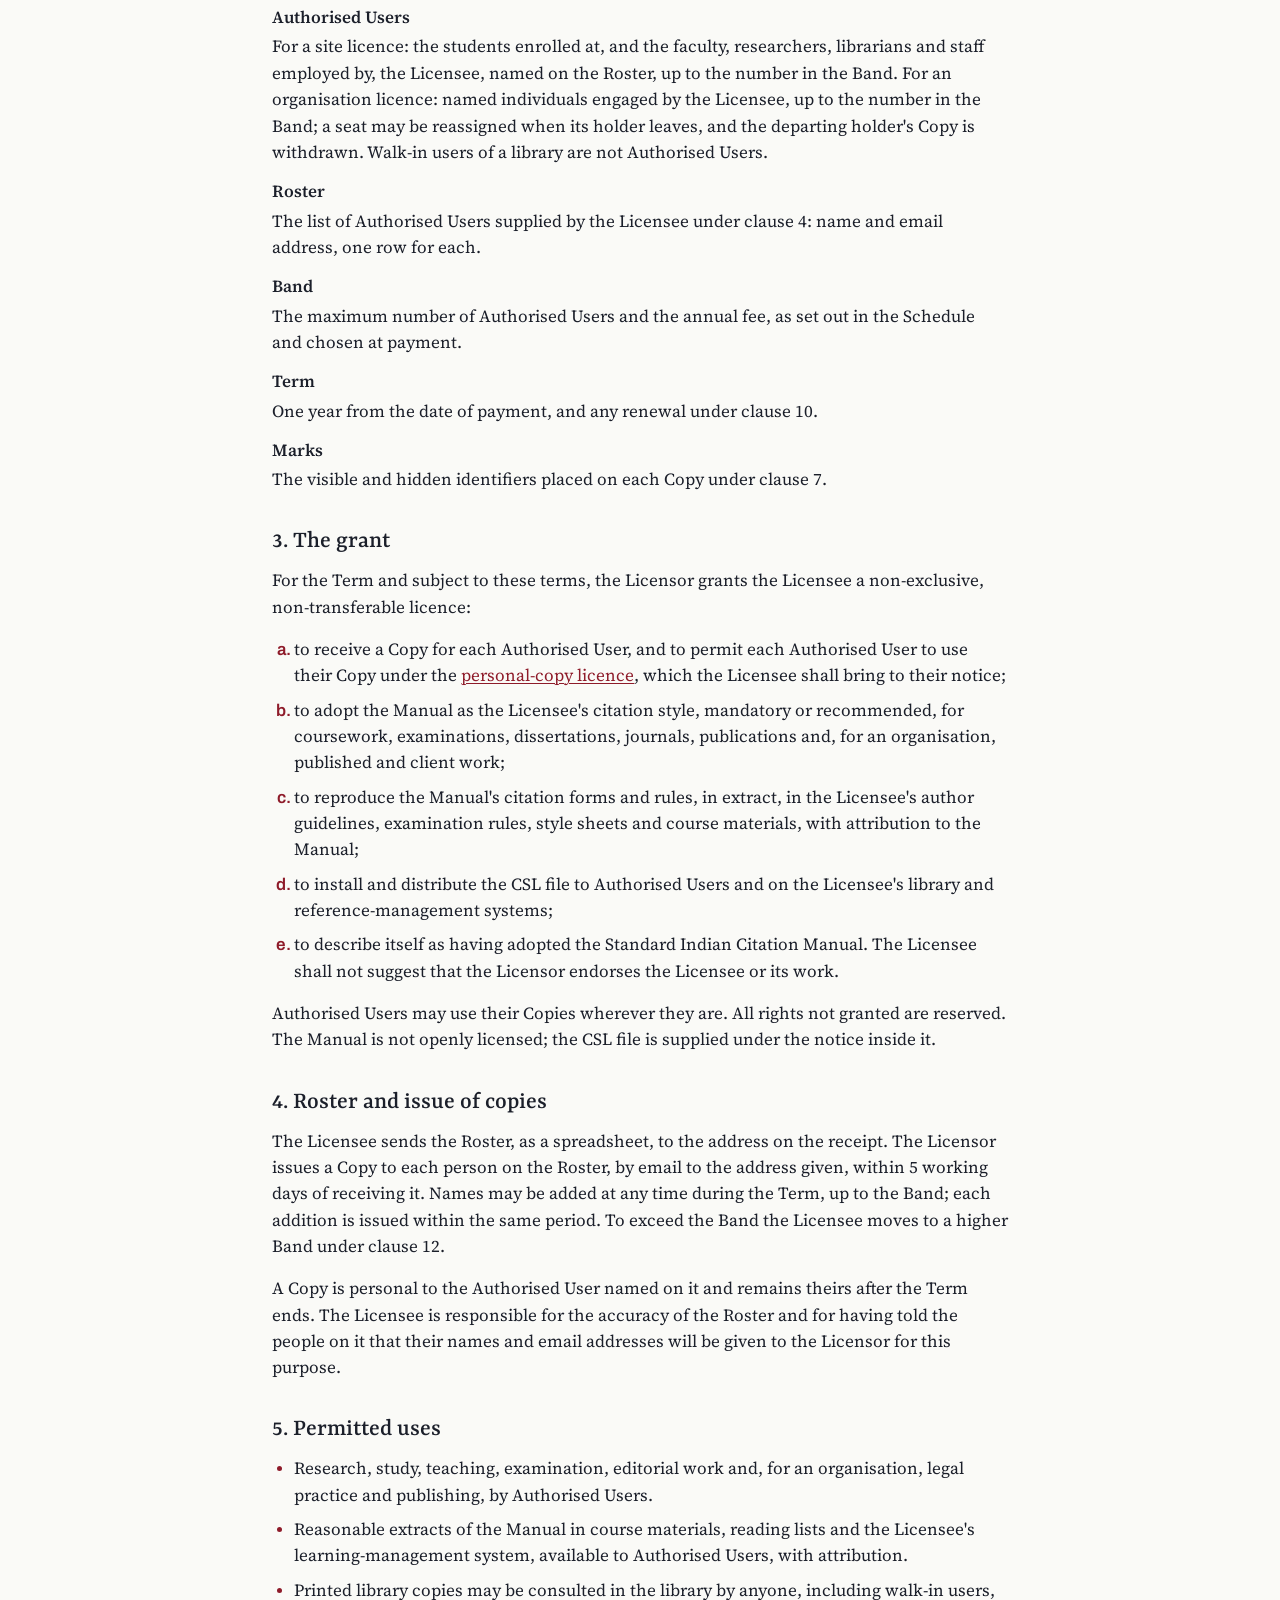
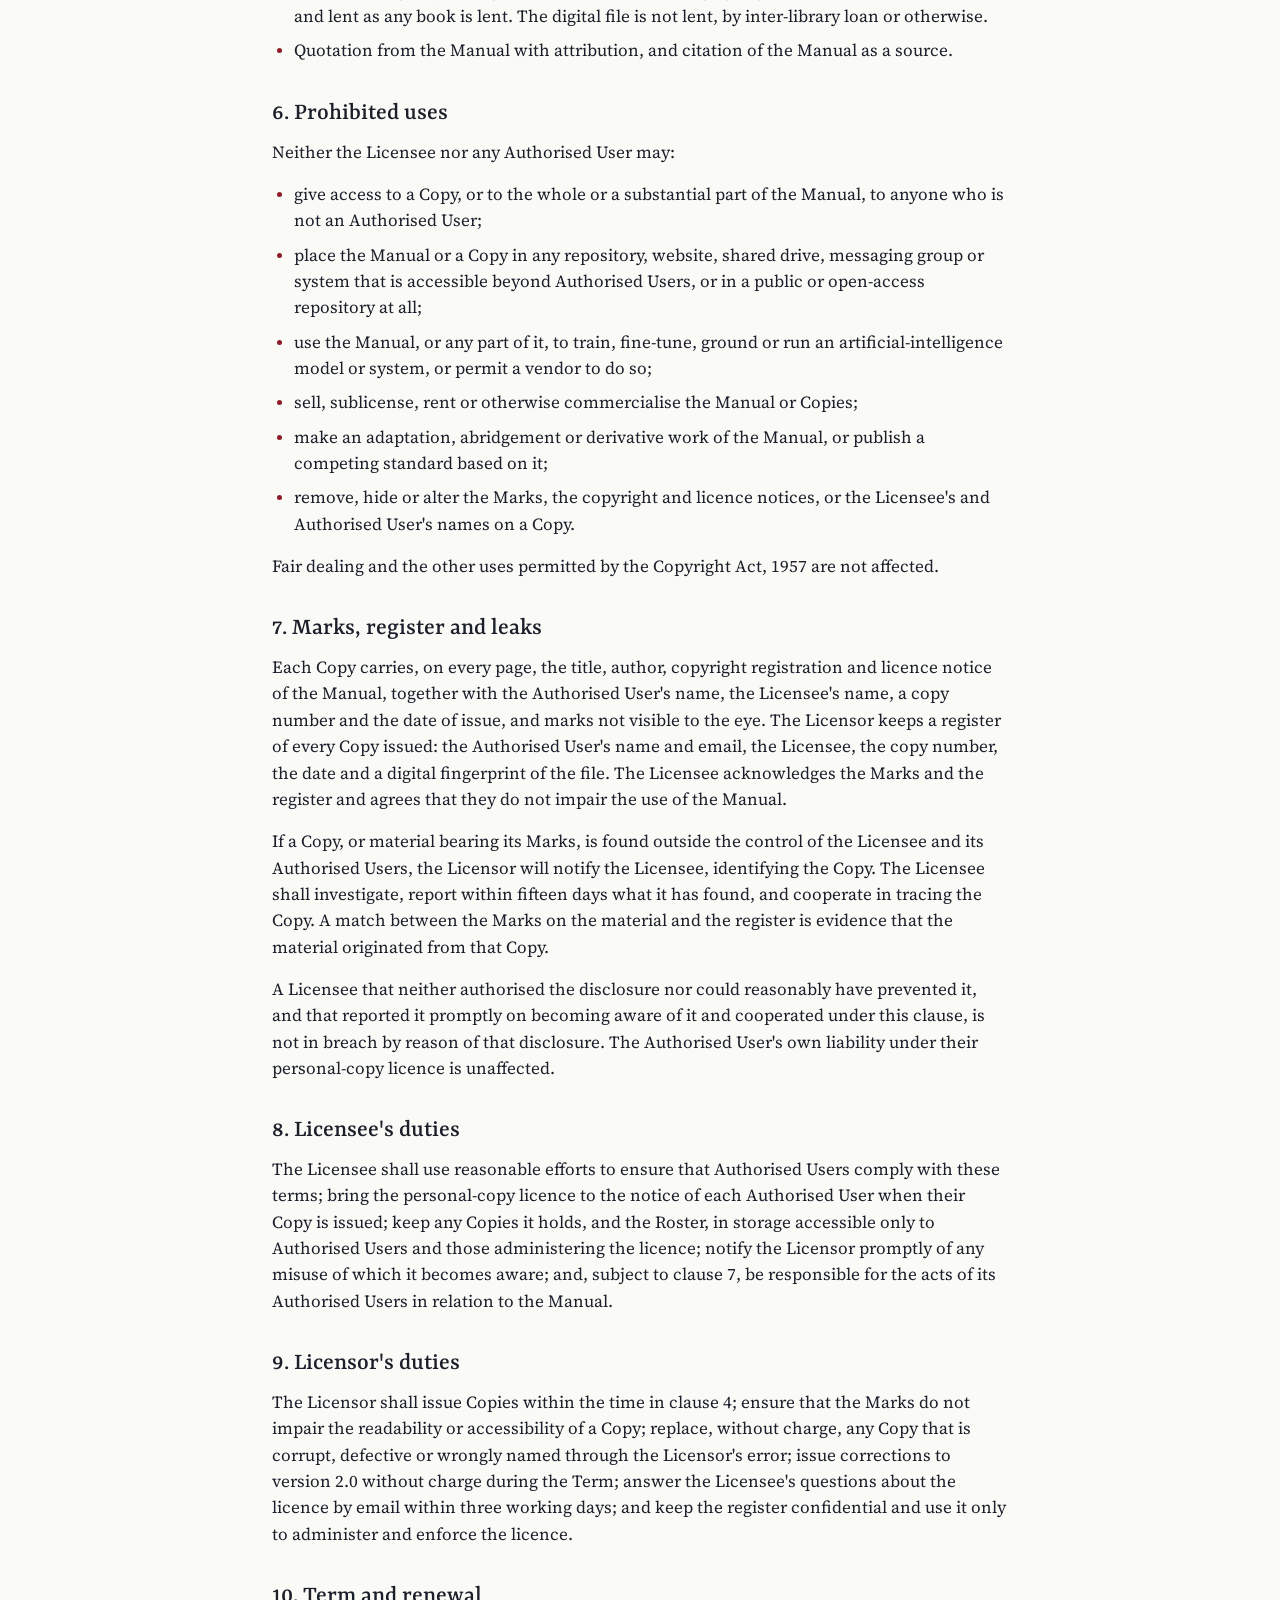
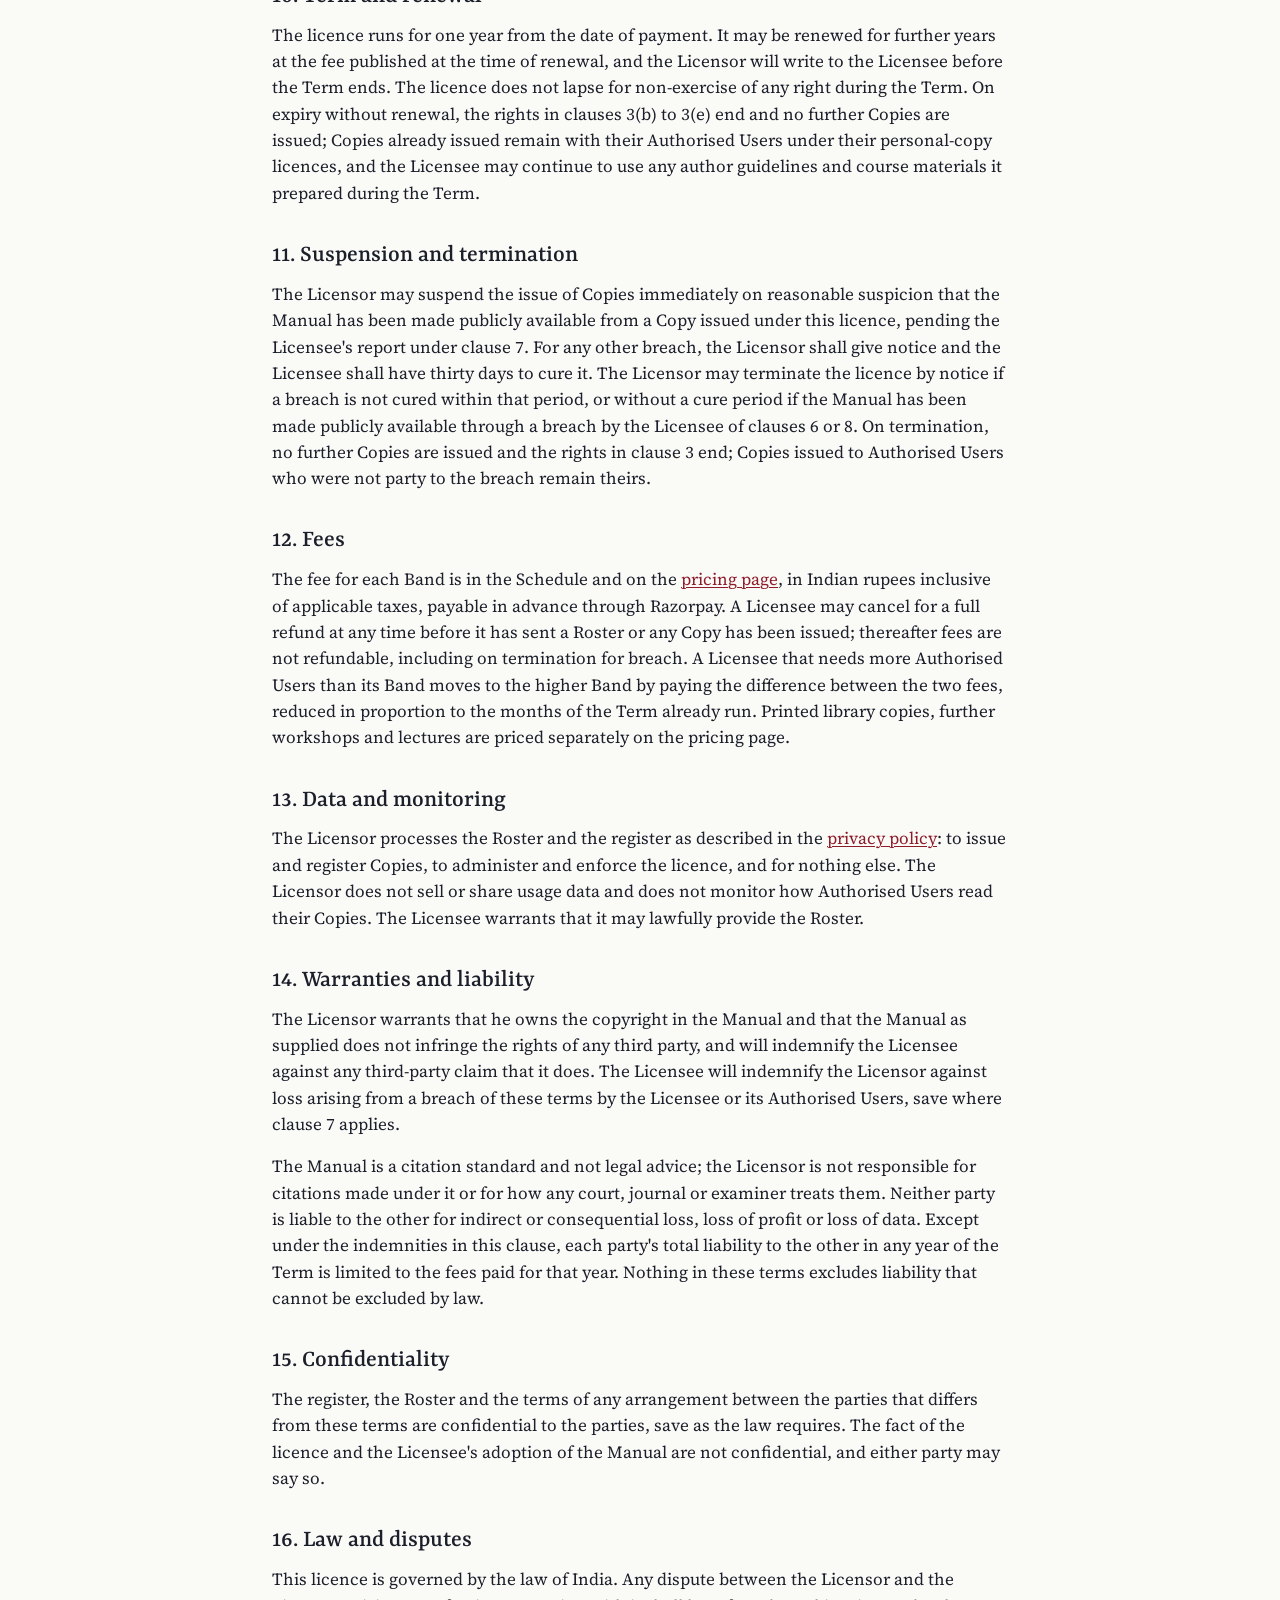
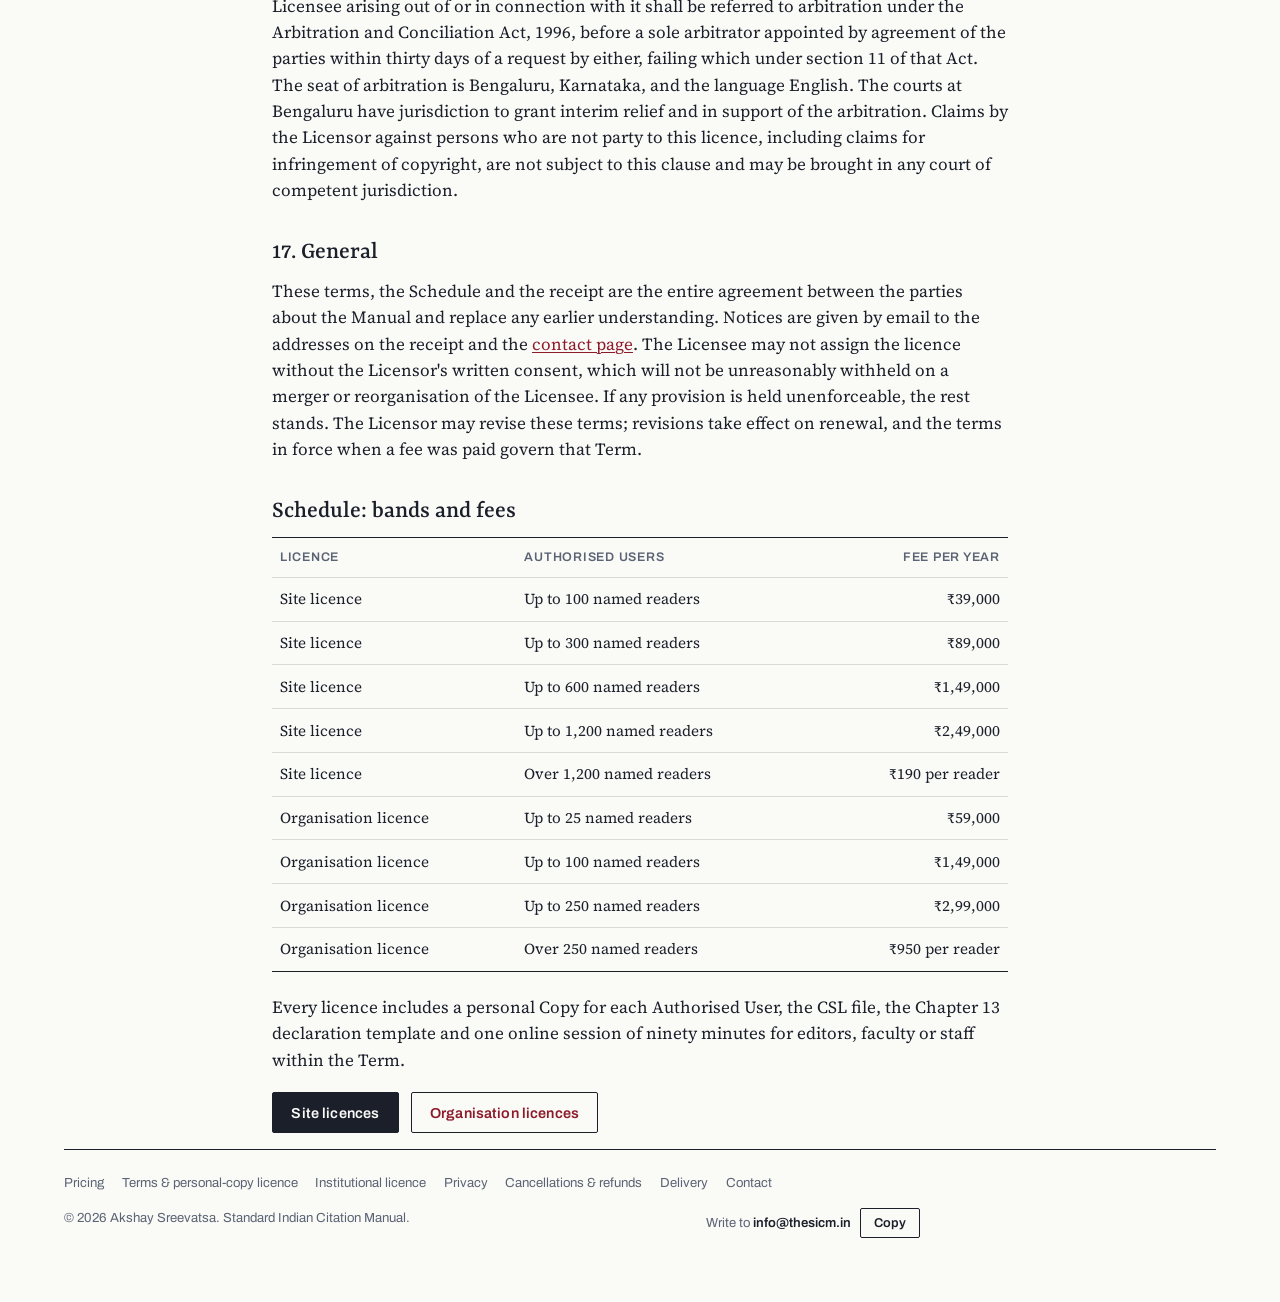
<file: licence.html>
<!doctype html>
<html lang="en">
<head>
<meta charset="utf-8">
<meta name="viewport" content="width=device-width, initial-scale=1, viewport-fit=cover">
<title>Institutional and organisation licence terms · Standard Indian Citation Manual</title>
<meta name="description" content="The licence terms accepted on payment for a site licence or an organisation licence to the Standard Indian Citation Manual.">
<link rel="canonical" href="https://www.thesicm.in/licence">
<link rel="icon" href="data:image/svg+xml,%3Csvg%20xmlns%3D%22http%3A%2F%2Fwww.w3.org%2F2000%2Fsvg%22%20viewBox%3D%220%200%2064%2064%22%3E%3Crect%20width%3D%2264%22%20height%3D%2264%22%20fill%3D%22%23FAFAF7%22%2F%3E%3Crect%20x%3D%224%22%20y%3D%224%22%20width%3D%2256%22%20height%3D%2256%22%20fill%3D%22none%22%20stroke%3D%22%231B1F2A%22%20stroke-width%3D%222%22%2F%3E%3Ctext%20x%3D%2232%22%20y%3D%2244%22%20text-anchor%3D%22middle%22%20font-family%3D%22Georgia%2Cserif%22%20font-size%3D%2236%22%20font-weight%3D%22600%22%20fill%3D%22%238E1B2A%22%3ES%3C%2Ftext%3E%3C%2Fsvg%3E">
<meta property="og:type" content="website">
<meta property="og:site_name" content="Standard Indian Citation Manual">
<meta property="og:title" content="Institutional and organisation licence terms · Standard Indian Citation Manual">
<meta property="og:description" content="The licence terms accepted on payment for a site licence or an organisation licence to the Standard Indian Citation Manual.">
<meta property="og:url" content="https://www.thesicm.in/licence">
<meta property="og:image" content="https://www.thesicm.in/og.png">
<meta name="twitter:card" content="summary_large_image">
<meta name="author" content="Akshay Sreevatsa">
<meta name="theme-color" content="#FAFAF7" media="(prefers-color-scheme: light)">
<meta name="theme-color" content="#15181F" media="(prefers-color-scheme: dark)">
<link rel="preconnect" href="https://fonts.googleapis.com">
<link rel="preconnect" href="https://fonts.gstatic.com" crossorigin>
<link rel="stylesheet" href="https://fonts.googleapis.com/css2?family=Yrsa:ital,wght@0,400;0,500;0,600;0,700;1,400;1,500;1,600&family=Source+Serif+4:ital,opsz,wght@0,8..60,400;0,8..60,500;0,8..60,600;1,8..60,400;1,8..60,500&family=Archivo:wght@400;500;600;700&display=swap">
<link rel="stylesheet" href="/site.css">
<script src="/config.js"></script>
</head>
<body>

<header class="wrap mast">
  <a class="mark" href="/">Standard Indian Citation Manual <small>SICM · v2.0 · 2026</small></a>
  <nav class="nav" aria-label="Sections">
    <a href="/">Home</a>
    <a href="/#editions">Editions</a>
    <a href="/#print">Printed copies</a>
    <a href="/#institutions">Institutions</a>
    <a href="/#organisations">Organisations</a>
    <a href="/pricing">Pricing</a>
    <a href="/contact">Contact</a>
  </nav>
</header>

<main class="wrap">
  <article class="doc">

    <p class="eyebrow">Licence</p>
    <h1>Institutional and organisation licence terms</h1>
    <p class="meta">Version 1 · 9 November 2026 · Accepted on payment for any site licence (institutions) or organisation licence (firms, publishers, research houses and other entities). Individuals buy under the <a href="/terms">terms of sale</a>.</p>

    <div class="summary">
      <p class="eyebrow">In short</p>
      <p>Pay for the band that covers your readers and the licence begins that day, for one year. Send a roster of readers; each receives a personal copy of the manual in their name within <span data-num="rosterDays">5</span> working days, and keeps it. The institution may adopt SICM as its style, reproduce the forms in its author guidelines and use the CSL file; an organisation may also use SICM form in published and client work. Copies may not be shared beyond the named readers or used to train AI systems. Every copy is marked and registered so that a leak can be traced; a licensee that neither authorised nor could reasonably have prevented a leak, and reports it promptly, is not in breach. Indian law; disputes by arbitration seated in Bengaluru.</p>
    </div>

    <ol class="toc">
      <li><a href="#l1">1. Parties and formation</a></li>
      <li><a href="#l2">2. Definitions</a></li>
      <li><a href="#l3">3. The grant</a></li>
      <li><a href="#l4">4. Roster and issue of copies</a></li>
      <li><a href="#l5">5. Permitted uses</a></li>
      <li><a href="#l6">6. Prohibited uses</a></li>
      <li><a href="#l7">7. Marks, register and leaks</a></li>
      <li><a href="#l8">8. Licensee's duties</a></li>
      <li><a href="#l9">9. Licensor's duties</a></li>
      <li><a href="#l10">10. Term and renewal</a></li>
      <li><a href="#l11">11. Suspension and termination</a></li>
      <li><a href="#l12">12. Fees</a></li>
      <li><a href="#l13">13. Data and monitoring</a></li>
      <li><a href="#l14">14. Warranties and liability</a></li>
      <li><a href="#l15">15. Confidentiality</a></li>
      <li><a href="#l16">16. Law and disputes</a></li>
      <li><a href="#l17">17. General</a></li>
      <li><a href="#schedule">Schedule: bands and fees</a></li>
    </ol>

    <h2 id="l1">1. Parties and formation</h2>
    <p>The <b>Licensor</b> is Akshay Sreevatsa of Bengaluru, Karnataka, sole author and owner of the copyright in the Standard Indian Citation Manual (Copyright Office registration LD-21254/2025-CO; trade mark application 7226073, Class 41, pending), trading as Standard Indian Citation Manual. The <b>Licensee</b> is the institution or organisation named at payment, acting through the person who paid, who confirms authority to bind it.</p>
    <p>This licence is formed when the fee for a Band in the Schedule is paid online and the Licensor's receipt is sent. The receipt records the Licensee, the Band, the date and the fee and, with these terms, is the licence. On request the Licensor will provide a copy of these terms with the Schedule completed and signed electronically, for the Licensee's records; a signed copy is executed in Bengaluru.</p>

    <h2 id="l2">2. Definitions</h2>
    <dl class="defs">
      <dt>Manual</dt><dd>The Standard Indian Citation Manual, version 2.0, including corrections to it issued by the Licensor during the Term, the SICM citation-style file (CSL) and the Chapter 13 declaration template.</dd>
      <dt>Copy</dt><dd>A digital copy of the Manual issued by the Licensor in the name of one Authorised User and marked under clause 7. A printed library copy, where ordered, is a Copy issued in the Licensee's name.</dd>
      <dt>Authorised Users</dt><dd>For a site licence: the students enrolled at, and the faculty, researchers, librarians and staff employed by, the Licensee, named on the Roster, up to the number in the Band. For an organisation licence: named individuals engaged by the Licensee, up to the number in the Band; a seat may be reassigned when its holder leaves, and the departing holder's Copy is withdrawn. Walk-in users of a library are not Authorised Users.</dd>
      <dt>Roster</dt><dd>The list of Authorised Users supplied by the Licensee under clause 4: name and email address, one row for each.</dd>
      <dt>Band</dt><dd>The maximum number of Authorised Users and the annual fee, as set out in the Schedule and chosen at payment.</dd>
      <dt>Term</dt><dd>One year from the date of payment, and any renewal under clause 10.</dd>
      <dt>Marks</dt><dd>The visible and hidden identifiers placed on each Copy under clause 7.</dd>
    </dl>

    <h2 id="l3">3. The grant</h2>
    <p>For the Term and subject to these terms, the Licensor grants the Licensee a non-exclusive, non-transferable licence:</p>
    <ol type="a">
      <li>to receive a Copy for each Authorised User, and to permit each Authorised User to use their Copy under the <a href="/terms#t5">personal-copy licence</a>, which the Licensee shall bring to their notice;</li>
      <li>to adopt the Manual as the Licensee's citation style, mandatory or recommended, for coursework, examinations, dissertations, journals, publications and, for an organisation, published and client work;</li>
      <li>to reproduce the Manual's citation forms and rules, in extract, in the Licensee's author guidelines, examination rules, style sheets and course materials, with attribution to the Manual;</li>
      <li>to install and distribute the CSL file to Authorised Users and on the Licensee's library and reference-management systems;</li>
      <li>to describe itself as having adopted the Standard Indian Citation Manual. The Licensee shall not suggest that the Licensor endorses the Licensee or its work.</li>
    </ol>
    <p>Authorised Users may use their Copies wherever they are. All rights not granted are reserved. The Manual is not openly licensed; the CSL file is supplied under the notice inside it.</p>

    <h2 id="l4">4. Roster and issue of copies</h2>
    <p>The Licensee sends the Roster, as a spreadsheet, to the address on the receipt. The Licensor issues a Copy to each person on the Roster, by email to the address given, within <span data-num="rosterDays">5</span> working days of receiving it. Names may be added at any time during the Term, up to the Band; each addition is issued within the same period. To exceed the Band the Licensee moves to a higher Band under clause 12.</p>
    <p>A Copy is personal to the Authorised User named on it and remains theirs after the Term ends. The Licensee is responsible for the accuracy of the Roster and for having told the people on it that their names and email addresses will be given to the Licensor for this purpose.</p>

    <h2 id="l5">5. Permitted uses</h2>
    <ul>
      <li>Research, study, teaching, examination, editorial work and, for an organisation, legal practice and publishing, by Authorised Users.</li>
      <li>Reasonable extracts of the Manual in course materials, reading lists and the Licensee's learning-management system, available to Authorised Users, with attribution.</li>
      <li>Printed library copies may be consulted in the library by anyone, including walk-in users, and lent as any book is lent. The digital file is not lent, by inter-library loan or otherwise.</li>
      <li>Quotation from the Manual with attribution, and citation of the Manual as a source.</li>
    </ul>

    <h2 id="l6">6. Prohibited uses</h2>
    <p>Neither the Licensee nor any Authorised User may:</p>
    <ul>
      <li>give access to a Copy, or to the whole or a substantial part of the Manual, to anyone who is not an Authorised User;</li>
      <li>place the Manual or a Copy in any repository, website, shared drive, messaging group or system that is accessible beyond Authorised Users, or in a public or open-access repository at all;</li>
      <li>use the Manual, or any part of it, to train, fine-tune, ground or run an artificial-intelligence model or system, or permit a vendor to do so;</li>
      <li>sell, sublicense, rent or otherwise commercialise the Manual or Copies;</li>
      <li>make an adaptation, abridgement or derivative work of the Manual, or publish a competing standard based on it;</li>
      <li>remove, hide or alter the Marks, the copyright and licence notices, or the Licensee's and Authorised User's names on a Copy.</li>
    </ul>
    <p>Fair dealing and the other uses permitted by the Copyright Act, 1957 are not affected.</p>

    <h2 id="l7">7. Marks, register and leaks</h2>
    <p>Each Copy carries, on every page, the title, author, copyright registration and licence notice of the Manual, together with the Authorised User's name, the Licensee's name, a copy number and the date of issue, and marks not visible to the eye. The Licensor keeps a register of every Copy issued: the Authorised User's name and email, the Licensee, the copy number, the date and a digital fingerprint of the file. The Licensee acknowledges the Marks and the register and agrees that they do not impair the use of the Manual.</p>
    <p>If a Copy, or material bearing its Marks, is found outside the control of the Licensee and its Authorised Users, the Licensor will notify the Licensee, identifying the Copy. The Licensee shall investigate, report within fifteen days what it has found, and cooperate in tracing the Copy. A match between the Marks on the material and the register is evidence that the material originated from that Copy.</p>
    <p>A Licensee that neither authorised the disclosure nor could reasonably have prevented it, and that reported it promptly on becoming aware of it and cooperated under this clause, is not in breach by reason of that disclosure. The Authorised User's own liability under their personal-copy licence is unaffected.</p>

    <h2 id="l8">8. Licensee's duties</h2>
    <p>The Licensee shall use reasonable efforts to ensure that Authorised Users comply with these terms; bring the personal-copy licence to the notice of each Authorised User when their Copy is issued; keep any Copies it holds, and the Roster, in storage accessible only to Authorised Users and those administering the licence; notify the Licensor promptly of any misuse of which it becomes aware; and, subject to clause 7, be responsible for the acts of its Authorised Users in relation to the Manual.</p>

    <h2 id="l9">9. Licensor's duties</h2>
    <p>The Licensor shall issue Copies within the time in clause 4; ensure that the Marks do not impair the readability or accessibility of a Copy; replace, without charge, any Copy that is corrupt, defective or wrongly named through the Licensor's error; issue corrections to version 2.0 without charge during the Term; answer the Licensee's questions about the licence by email within three working days; and keep the register confidential and use it only to administer and enforce the licence.</p>

    <h2 id="l10">10. Term and renewal</h2>
    <p>The licence runs for one year from the date of payment. It may be renewed for further years at the fee published at the time of renewal, and the Licensor will write to the Licensee before the Term ends. The licence does not lapse for non-exercise of any right during the Term. On expiry without renewal, the rights in clauses 3(b) to 3(e) end and no further Copies are issued; Copies already issued remain with their Authorised Users under their personal-copy licences, and the Licensee may continue to use any author guidelines and course materials it prepared during the Term.</p>

    <h2 id="l11">11. Suspension and termination</h2>
    <p>The Licensor may suspend the issue of Copies immediately on reasonable suspicion that the Manual has been made publicly available from a Copy issued under this licence, pending the Licensee's report under clause 7. For any other breach, the Licensor shall give notice and the Licensee shall have thirty days to cure it. The Licensor may terminate the licence by notice if a breach is not cured within that period, or without a cure period if the Manual has been made publicly available through a breach by the Licensee of clauses 6 or 8. On termination, no further Copies are issued and the rights in clause 3 end; Copies issued to Authorised Users who were not party to the breach remain theirs.</p>

    <h2 id="l12">12. Fees</h2>
    <p>The fee for each Band is in the Schedule and on the <a href="/pricing">pricing page</a>, in Indian rupees inclusive of applicable taxes, payable in advance through Razorpay. A Licensee may cancel for a full refund at any time before it has sent a Roster or any Copy has been issued; thereafter fees are not refundable, including on termination for breach. A Licensee that needs more Authorised Users than its Band moves to the higher Band by paying the difference between the two fees, reduced in proportion to the months of the Term already run. Printed library copies, further workshops and lectures are priced separately on the pricing page.</p>

    <h2 id="l13">13. Data and monitoring</h2>
    <p>The Licensor processes the Roster and the register as described in the <a href="/privacy">privacy policy</a>: to issue and register Copies, to administer and enforce the licence, and for nothing else. The Licensor does not sell or share usage data and does not monitor how Authorised Users read their Copies. The Licensee warrants that it may lawfully provide the Roster.</p>

    <h2 id="l14">14. Warranties and liability</h2>
    <p>The Licensor warrants that he owns the copyright in the Manual and that the Manual as supplied does not infringe the rights of any third party, and will indemnify the Licensee against any third-party claim that it does. The Licensee will indemnify the Licensor against loss arising from a breach of these terms by the Licensee or its Authorised Users, save where clause 7 applies.</p>
    <p>The Manual is a citation standard and not legal advice; the Licensor is not responsible for citations made under it or for how any court, journal or examiner treats them. Neither party is liable to the other for indirect or consequential loss, loss of profit or loss of data. Except under the indemnities in this clause, each party's total liability to the other in any year of the Term is limited to the fees paid for that year. Nothing in these terms excludes liability that cannot be excluded by law.</p>

    <h2 id="l15">15. Confidentiality</h2>
    <p>The register, the Roster and the terms of any arrangement between the parties that differs from these terms are confidential to the parties, save as the law requires. The fact of the licence and the Licensee's adoption of the Manual are not confidential, and either party may say so.</p>

    <h2 id="l16">16. Law and disputes</h2>
    <p>This licence is governed by the law of India. Any dispute between the Licensor and the Licensee arising out of or in connection with it shall be referred to arbitration under the Arbitration and Conciliation Act, 1996, before a sole arbitrator appointed by agreement of the parties within thirty days of a request by either, failing which under section 11 of that Act. The seat of arbitration is Bengaluru, Karnataka, and the language English. The courts at Bengaluru have jurisdiction to grant interim relief and in support of the arbitration. Claims by the Licensor against persons who are not party to this licence, including claims for infringement of copyright, are not subject to this clause and may be brought in any court of competent jurisdiction.</p>

    <h2 id="l17">17. General</h2>
    <p>These terms, the Schedule and the receipt are the entire agreement between the parties about the Manual and replace any earlier understanding. Notices are given by email to the addresses on the receipt and the <a href="/contact">contact page</a>. The Licensee may not assign the licence without the Licensor's written consent, which will not be unreasonably withheld on a merger or reorganisation of the Licensee. If any provision is held unenforceable, the rest stands. The Licensor may revise these terms; revisions take effect on renewal, and the terms in force when a fee was paid govern that Term.</p>

    <h2 id="schedule">Schedule: bands and fees</h2>
    <table>
      <thead><tr><th>Licence</th><th>Authorised Users</th><th class="num">Fee per year</th></tr></thead>
      <tbody>
        <tr><td>Site licence</td><td>Up to 100 named readers</td><td class="num" data-price="inst100"></td></tr>
        <tr><td>Site licence</td><td>Up to 300 named readers</td><td class="num" data-price="inst300"></td></tr>
        <tr><td>Site licence</td><td>Up to 600 named readers</td><td class="num" data-price="inst600"></td></tr>
        <tr><td>Site licence</td><td>Up to 1,200 named readers</td><td class="num" data-price="inst1200"></td></tr>
        <tr><td>Site licence</td><td>Over 1,200 named readers</td><td class="num"><span data-price="instPerReader"></span> per reader</td></tr>
        <tr><td>Organisation licence</td><td>Up to 25 named readers</td><td class="num" data-price="org25"></td></tr>
        <tr><td>Organisation licence</td><td>Up to 100 named readers</td><td class="num" data-price="org100"></td></tr>
        <tr><td>Organisation licence</td><td>Up to 250 named readers</td><td class="num" data-price="org250"></td></tr>
        <tr><td>Organisation licence</td><td>Over 250 named readers</td><td class="num"><span data-price="orgPerReader"></span> per reader</td></tr>
      </tbody>
    </table>
    <p>Every licence includes a personal Copy for each Authorised User, the CSL file, the Chapter 13 declaration template and one online session of ninety minutes for editors, faculty or staff within the Term.</p>
    <div class="ctas"><a class="btn primary" href="/#institutions">Site licences</a><a class="btn" href="/#organisations">Organisation licences</a></div>

  </article>
</main>

<footer class="wrap">
  <div class="links">
    <a href="/pricing">Pricing</a>
    <a href="/terms">Terms &amp; personal-copy licence</a>
    <a href="/licence">Institutional licence</a>
    <a href="/privacy">Privacy</a>
    <a href="/refunds">Cancellations &amp; refunds</a>
    <a href="/shipping">Delivery</a>
    <a href="/contact">Contact</a>
  </div>
  <div class="foot-row">
    <span>© <span data-year>2026</span> Akshay Sreevatsa. Standard Indian Citation Manual.</span>
    <span>Write to <span class="addr" data-email></span> <button class="btn small" type="button" data-copy-email style="margin-left:.4rem">Copy</button></span>
    <span><a data-linkedin href="#" hidden>LinkedIn</a></span>
  </div>
</footer>

<script src="/site.js"></script>
</body>
</html>
</file>
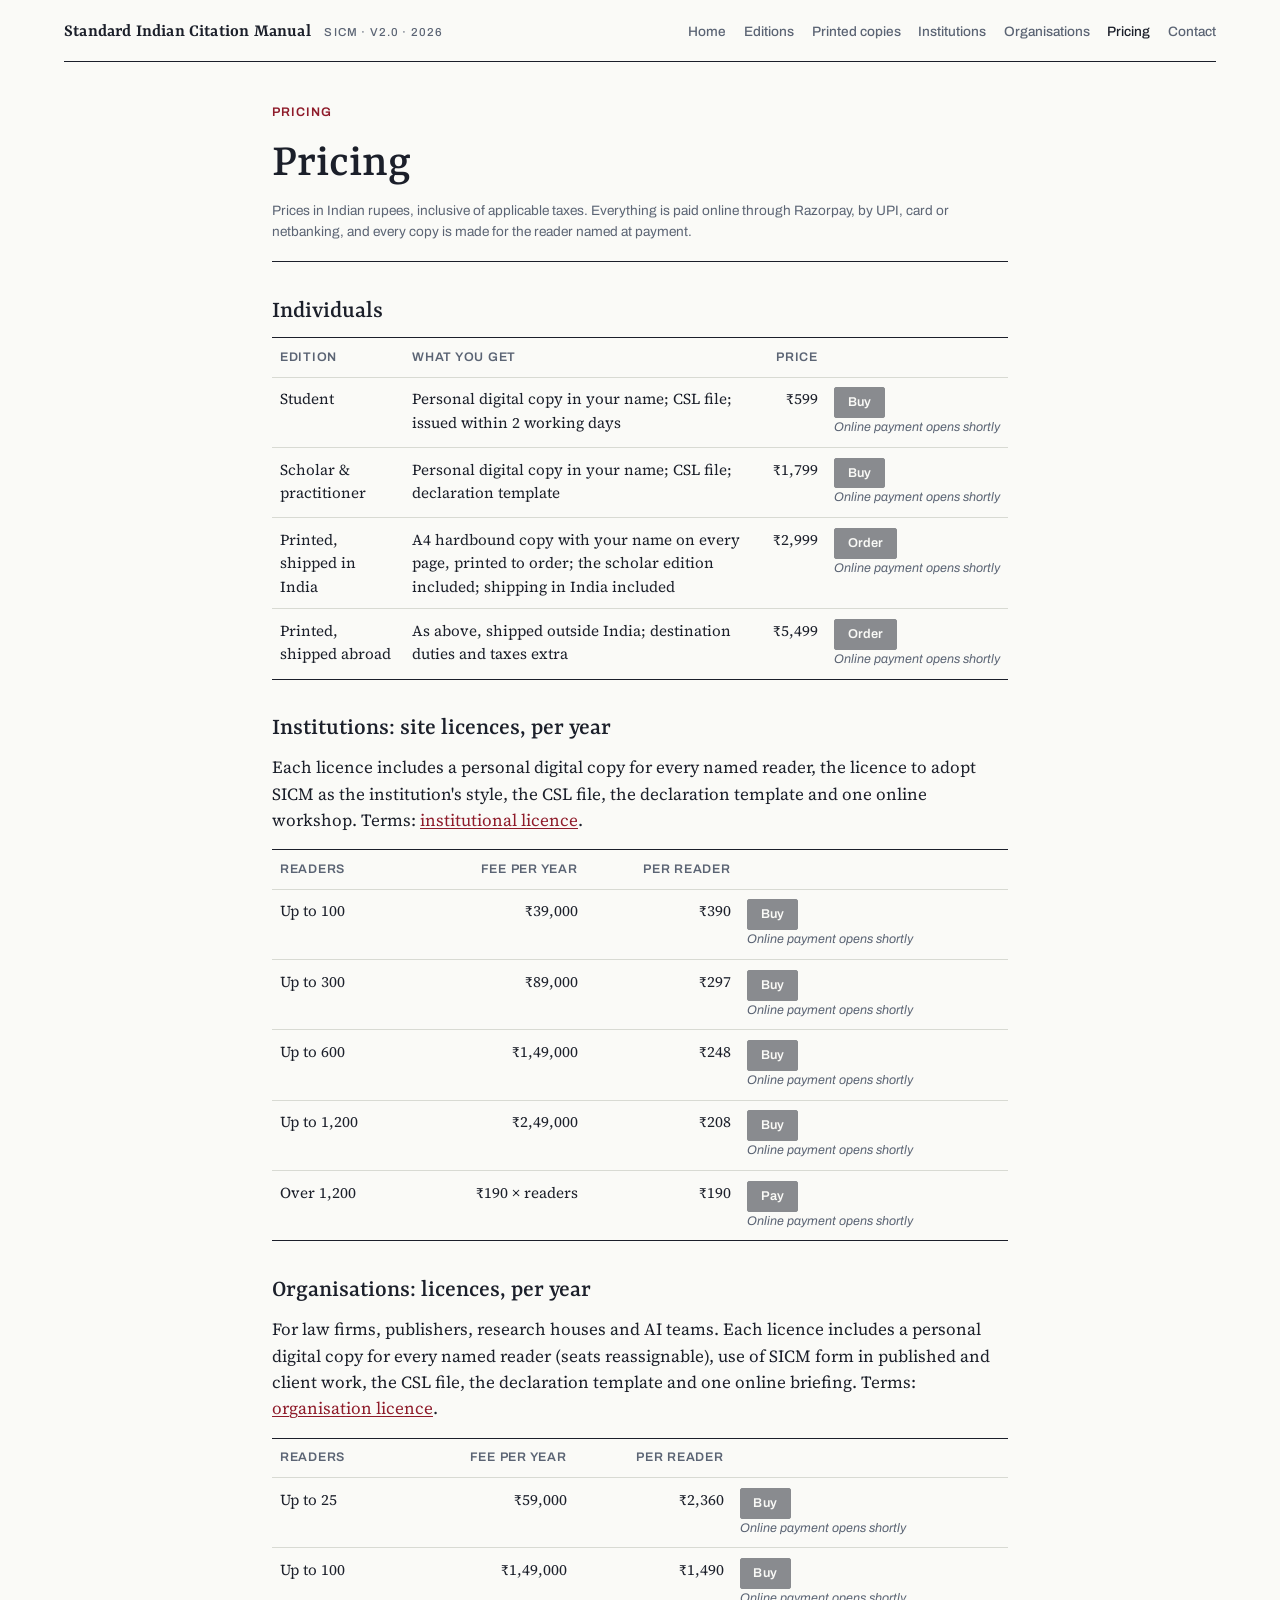
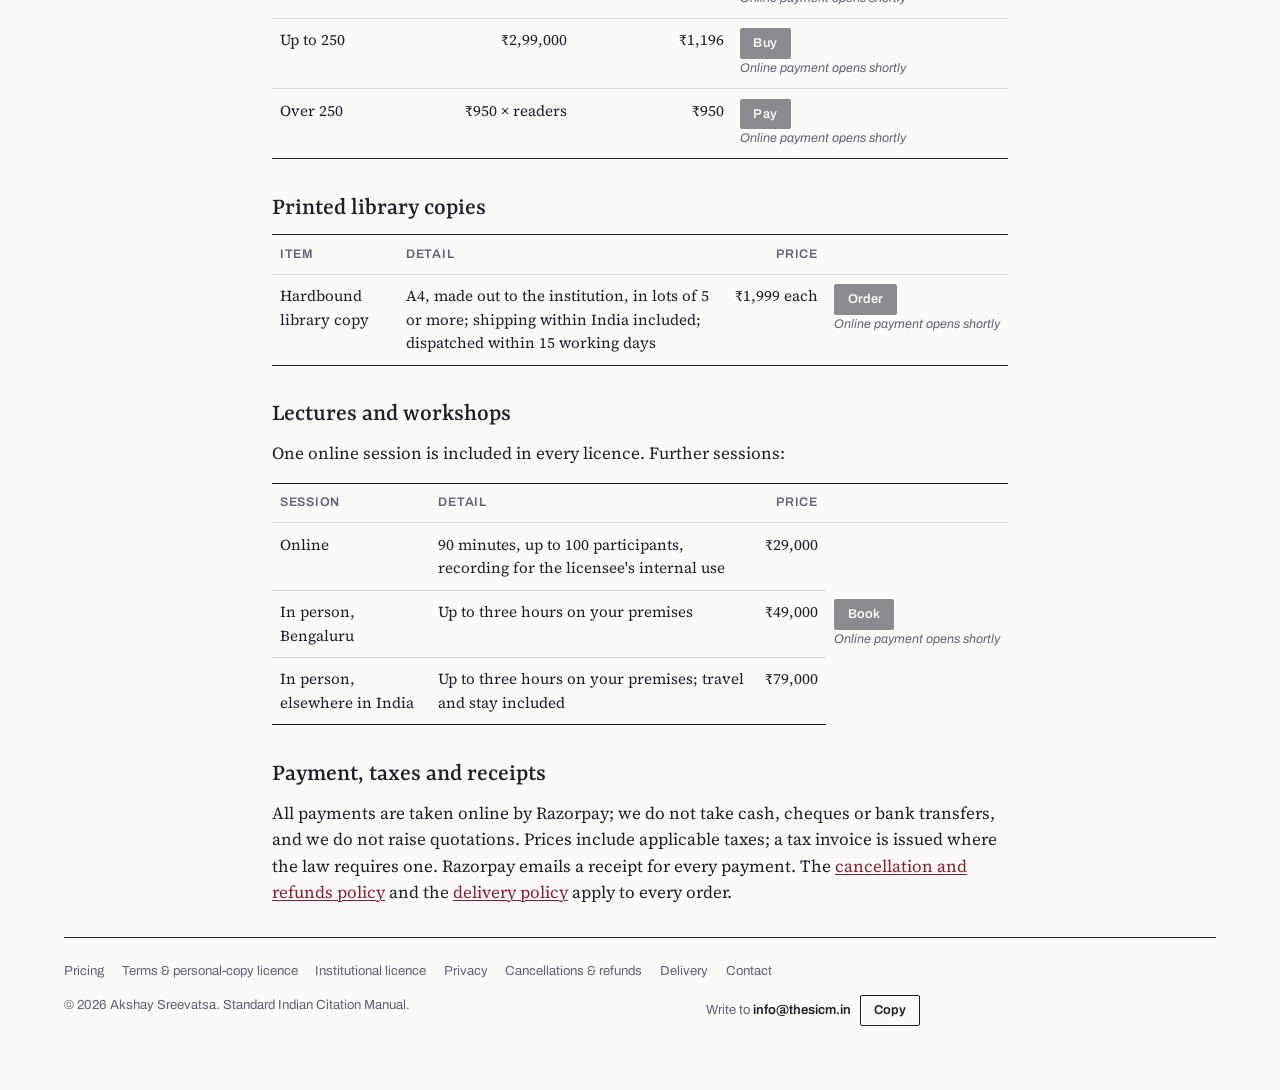
<file: pricing.html>
<!doctype html>
<html lang="en">
<head>
<meta charset="utf-8">
<meta name="viewport" content="width=device-width, initial-scale=1, viewport-fit=cover">
<title>Pricing · Standard Indian Citation Manual</title>
<meta name="description" content="All prices for the Standard Indian Citation Manual: personal digital and printed editions, site licences for institutions, organisation licences, library copies and sessions. Indian rupees, inclusive of taxes, paid online.">
<link rel="canonical" href="https://www.thesicm.in/pricing">
<link rel="icon" href="data:image/svg+xml,%3Csvg%20xmlns%3D%22http%3A%2F%2Fwww.w3.org%2F2000%2Fsvg%22%20viewBox%3D%220%200%2064%2064%22%3E%3Crect%20width%3D%2264%22%20height%3D%2264%22%20fill%3D%22%23FAFAF7%22%2F%3E%3Crect%20x%3D%224%22%20y%3D%224%22%20width%3D%2256%22%20height%3D%2256%22%20fill%3D%22none%22%20stroke%3D%22%231B1F2A%22%20stroke-width%3D%222%22%2F%3E%3Ctext%20x%3D%2232%22%20y%3D%2244%22%20text-anchor%3D%22middle%22%20font-family%3D%22Georgia%2Cserif%22%20font-size%3D%2236%22%20font-weight%3D%22600%22%20fill%3D%22%238E1B2A%22%3ES%3C%2Ftext%3E%3C%2Fsvg%3E">
<meta property="og:type" content="website">
<meta property="og:site_name" content="Standard Indian Citation Manual">
<meta property="og:title" content="Pricing · Standard Indian Citation Manual">
<meta property="og:description" content="All prices for the Standard Indian Citation Manual: personal digital and printed editions, site licences for institutions, organisation licences, library copies and sessions. Indian rupees, inclusive of taxes, paid online.">
<meta property="og:url" content="https://www.thesicm.in/pricing">
<meta property="og:image" content="https://www.thesicm.in/og.png">
<meta name="twitter:card" content="summary_large_image">
<meta name="author" content="Akshay Sreevatsa">
<meta name="theme-color" content="#FAFAF7" media="(prefers-color-scheme: light)">
<meta name="theme-color" content="#15181F" media="(prefers-color-scheme: dark)">
<link rel="preconnect" href="https://fonts.googleapis.com">
<link rel="preconnect" href="https://fonts.gstatic.com" crossorigin>
<link rel="stylesheet" href="https://fonts.googleapis.com/css2?family=Yrsa:ital,wght@0,400;0,500;0,600;0,700;1,400;1,500;1,600&family=Source+Serif+4:ital,opsz,wght@0,8..60,400;0,8..60,500;0,8..60,600;1,8..60,400;1,8..60,500&family=Archivo:wght@400;500;600;700&display=swap">
<link rel="stylesheet" href="/site.css">
<script src="/config.js"></script>
</head>
<body>

<header class="wrap mast">
  <a class="mark" href="/">Standard Indian Citation Manual <small>SICM · v2.0 · 2026</small></a>
  <nav class="nav" aria-label="Sections">
    <a href="/">Home</a>
    <a href="/#editions">Editions</a>
    <a href="/#print">Printed copies</a>
    <a href="/#institutions">Institutions</a>
    <a href="/#organisations">Organisations</a>
    <a href="/pricing" aria-current="page">Pricing</a>
    <a href="/contact">Contact</a>
  </nav>
</header>

<main class="wrap">
  <article class="doc">

    <p class="eyebrow">Pricing</p>
    <h1>Pricing</h1>
    <p class="meta">Prices in Indian rupees, inclusive of applicable taxes. Everything is paid online through Razorpay, by UPI, card or netbanking, and every copy is made for the reader named at payment.</p>

    <h2>Individuals</h2>
    <table>
      <thead><tr><th>Edition</th><th>What you get</th><th class="num">Price</th><th></th></tr></thead>
      <tbody>
        <tr><td>Student</td><td>Personal digital copy in your name; CSL file; issued within <span data-num="issueDays">2</span> working days</td><td class="num" data-price="student"></td><td><a class="btn small primary" data-pay="student" href="/#editions">Buy</a></td></tr>
        <tr><td>Scholar &amp; practitioner</td><td>Personal digital copy in your name; CSL file; declaration template</td><td class="num" data-price="scholar"></td><td><a class="btn small primary" data-pay="scholar" href="/#editions">Buy</a></td></tr>
        <tr><td>Printed, shipped in India</td><td>A4 hardbound copy with your name on every page, printed to order; the scholar edition included; shipping in India included</td><td class="num" data-price="printIndia"></td><td><a class="btn small primary" data-pay="printIndia" href="/#print">Order</a></td></tr>
        <tr><td>Printed, shipped abroad</td><td>As above, shipped outside India; destination duties and taxes extra</td><td class="num" data-price="printAbroad"></td><td><a class="btn small primary" data-pay="printAbroad" href="/#print">Order</a></td></tr>
      </tbody>
    </table>

    <h2>Institutions: site licences, per year</h2>
    <p>Each licence includes a personal digital copy for every named reader, the licence to adopt SICM as the institution's style, the CSL file, the declaration template and one online workshop. Terms: <a href="/licence">institutional licence</a>.</p>
    <table>
      <thead><tr><th>Readers</th><th class="num">Fee per year</th><th class="num">Per reader</th><th></th></tr></thead>
      <tbody>
        <tr><td>Up to 100</td><td class="num" data-price="inst100"></td><td class="num" data-per="inst100:100"></td><td><a class="btn small primary" data-pay="inst100" href="/#institutions">Buy</a></td></tr>
        <tr><td>Up to 300</td><td class="num" data-price="inst300"></td><td class="num" data-per="inst300:300"></td><td><a class="btn small primary" data-pay="inst300" href="/#institutions">Buy</a></td></tr>
        <tr><td>Up to 600</td><td class="num" data-price="inst600"></td><td class="num" data-per="inst600:600"></td><td><a class="btn small primary" data-pay="inst600" href="/#institutions">Buy</a></td></tr>
        <tr><td>Up to 1,200</td><td class="num" data-price="inst1200"></td><td class="num" data-per="inst1200:1200"></td><td><a class="btn small primary" data-pay="inst1200" href="/#institutions">Buy</a></td></tr>
        <tr><td>Over 1,200</td><td class="num"><span data-price="instPerReader"></span> × readers</td><td class="num" data-price="instPerReader"></td><td><a class="btn small primary" data-pay="instLarge" href="/#institutions">Pay</a></td></tr>
      </tbody>
    </table>

    <h2>Organisations: licences, per year</h2>
    <p>For law firms, publishers, research houses and AI teams. Each licence includes a personal digital copy for every named reader (seats reassignable), use of SICM form in published and client work, the CSL file, the declaration template and one online briefing. Terms: <a href="/licence">organisation licence</a>.</p>
    <table>
      <thead><tr><th>Readers</th><th class="num">Fee per year</th><th class="num">Per reader</th><th></th></tr></thead>
      <tbody>
        <tr><td>Up to 25</td><td class="num" data-price="org25"></td><td class="num" data-per="org25:25"></td><td><a class="btn small primary" data-pay="org25" href="/#organisations">Buy</a></td></tr>
        <tr><td>Up to 100</td><td class="num" data-price="org100"></td><td class="num" data-per="org100:100"></td><td><a class="btn small primary" data-pay="org100" href="/#organisations">Buy</a></td></tr>
        <tr><td>Up to 250</td><td class="num" data-price="org250"></td><td class="num" data-per="org250:250"></td><td><a class="btn small primary" data-pay="org250" href="/#organisations">Buy</a></td></tr>
        <tr><td>Over 250</td><td class="num"><span data-price="orgPerReader"></span> × readers</td><td class="num" data-price="orgPerReader"></td><td><a class="btn small primary" data-pay="orgLarge" href="/#organisations">Pay</a></td></tr>
      </tbody>
    </table>

    <h2>Printed library copies</h2>
    <table>
      <thead><tr><th>Item</th><th>Detail</th><th class="num">Price</th><th></th></tr></thead>
      <tbody>
        <tr><td>Hardbound library copy</td><td>A4, made out to the institution, in lots of <span data-num="libraryMin">5</span> or more; shipping within India included; dispatched within 15 working days</td><td class="num"><span data-price="library"></span> each</td><td><a class="btn small primary" data-pay="library" href="/#print">Order</a></td></tr>
      </tbody>
    </table>

    <h2>Lectures and workshops</h2>
    <p>One online session is included in every licence. Further sessions:</p>
    <table>
      <thead><tr><th>Session</th><th>Detail</th><th class="num">Price</th><th></th></tr></thead>
      <tbody>
        <tr><td>Online</td><td>90 minutes, up to 100 participants, recording for the licensee's internal use</td><td class="num" data-price="sessionOnline"></td><td rowspan="3" style="vertical-align:middle"><a class="btn small primary" data-pay="session" href="/#lectures">Book</a></td></tr>
        <tr><td>In person, Bengaluru</td><td>Up to three hours on your premises</td><td class="num" data-price="sessionBengaluru"></td></tr>
        <tr><td>In person, elsewhere in India</td><td>Up to three hours on your premises; travel and stay included</td><td class="num" data-price="sessionIndia"></td></tr>
      </tbody>
    </table>

    <h2>Payment, taxes and receipts</h2>
    <p>All payments are taken online by Razorpay; we do not take cash, cheques or bank transfers, and we do not raise quotations. Prices include applicable taxes; a tax invoice is issued where the law requires one. Razorpay emails a receipt for every payment. The <a href="/refunds">cancellation and refunds policy</a> and the <a href="/shipping">delivery policy</a> apply to every order.</p>

  </article>
</main>

<footer class="wrap">
  <div class="links">
    <a href="/pricing">Pricing</a>
    <a href="/terms">Terms &amp; personal-copy licence</a>
    <a href="/licence">Institutional licence</a>
    <a href="/privacy">Privacy</a>
    <a href="/refunds">Cancellations &amp; refunds</a>
    <a href="/shipping">Delivery</a>
    <a href="/contact">Contact</a>
  </div>
  <div class="foot-row">
    <span>© <span data-year>2026</span> Akshay Sreevatsa. Standard Indian Citation Manual.</span>
    <span>Write to <span class="addr" data-email></span> <button class="btn small" type="button" data-copy-email style="margin-left:.4rem">Copy</button></span>
    <span><a data-linkedin href="#" hidden>LinkedIn</a></span>
  </div>
</footer>

<script src="/site.js"></script>
<script>
  // per-reader column: fee ÷ readers
  (function(){ const P=(window.SICM||{}).prices||{}; document.querySelectorAll('[data-per]').forEach(el=>{ const [k,n]=el.dataset.per.split(':'); if(P[k]) el.textContent = window.SICM_inr(Math.round(P[k]/Number(n))); }); })();
</script>
</body>
</html>
</file>
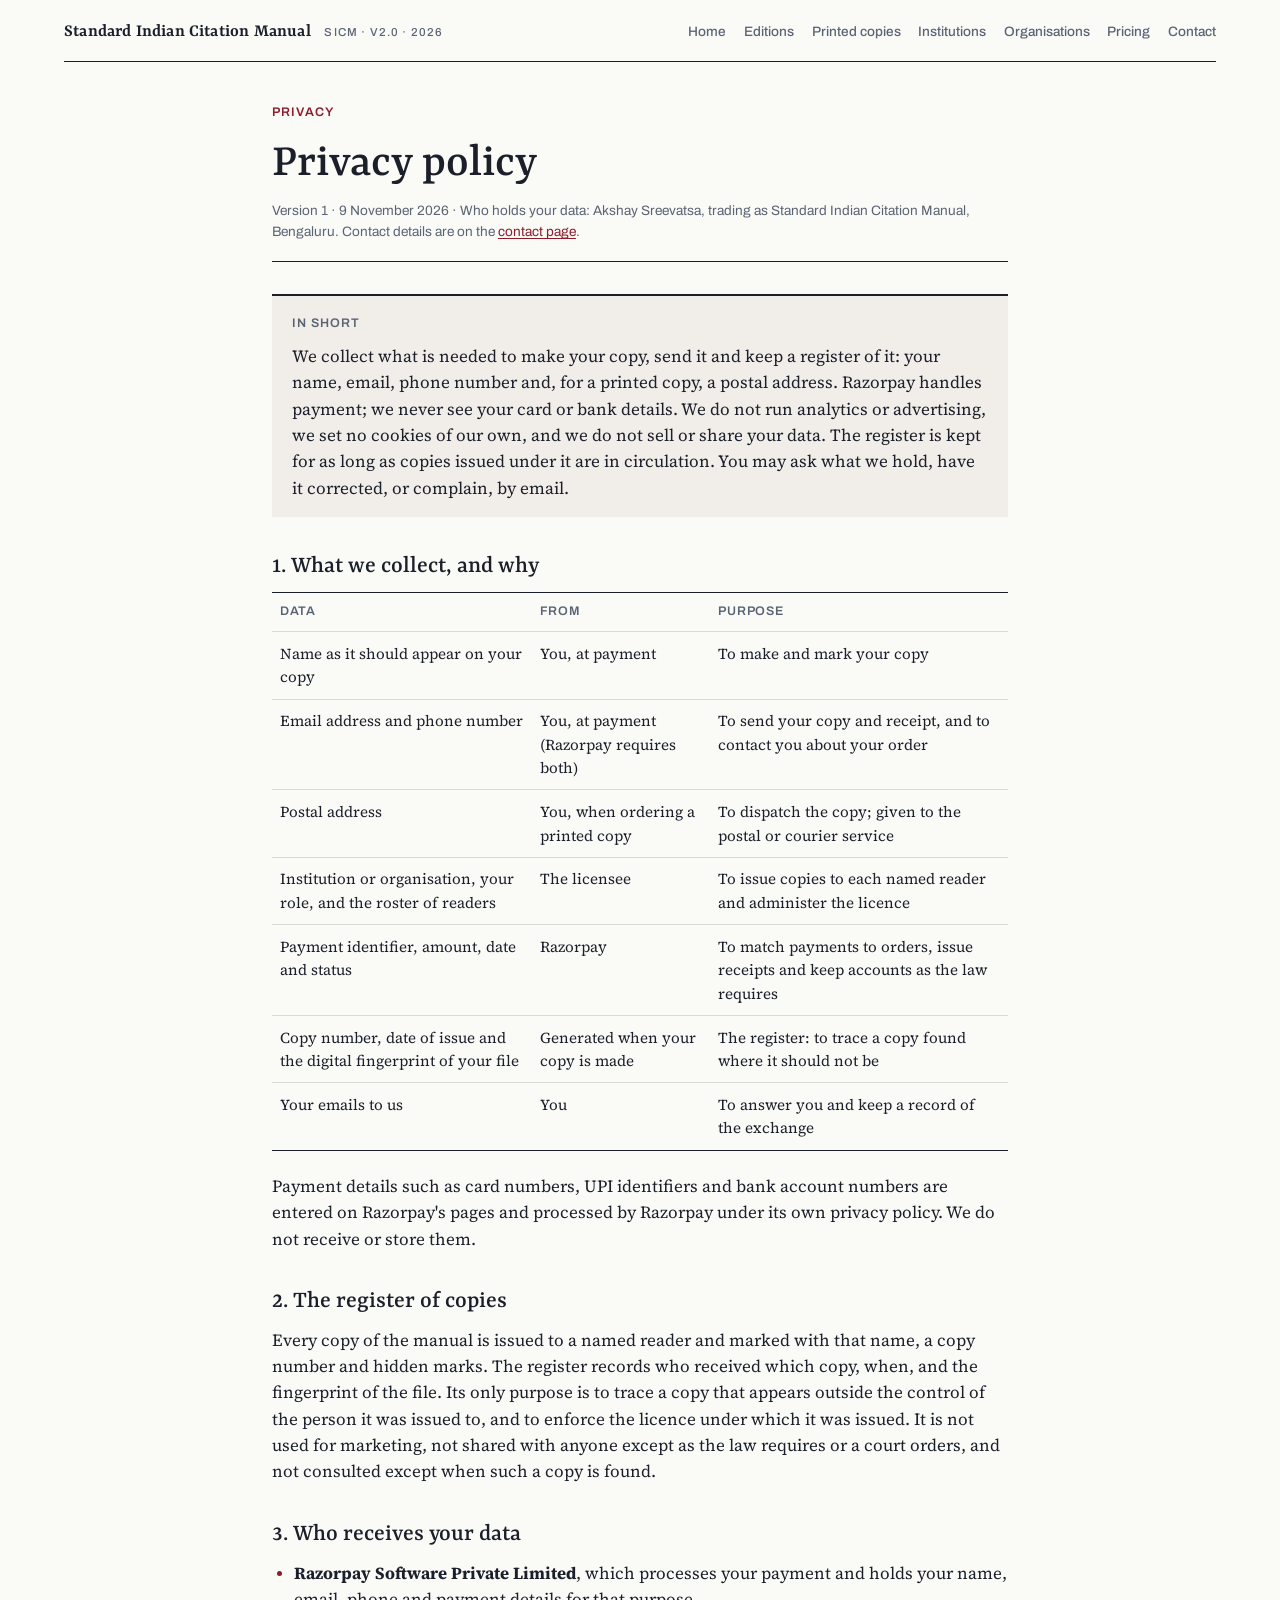
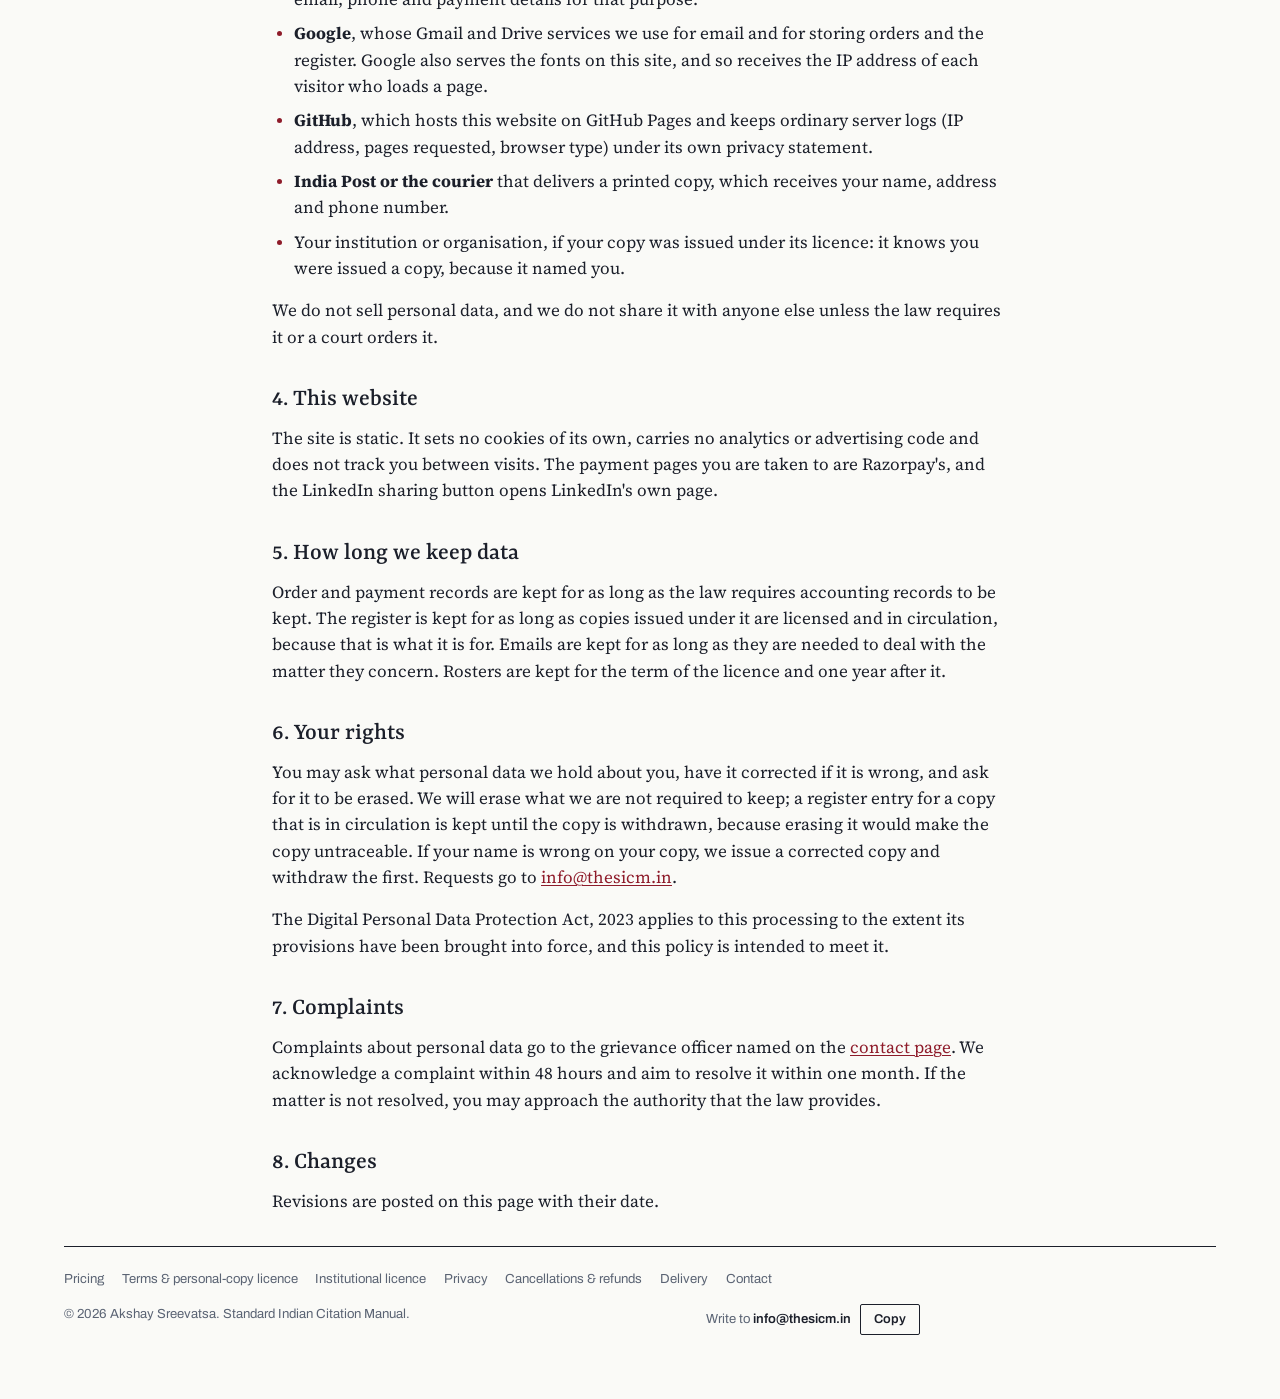
<file: privacy.html>
<!doctype html>
<html lang="en">
<head>
<meta charset="utf-8">
<meta name="viewport" content="width=device-width, initial-scale=1, viewport-fit=cover">
<title>Privacy policy · Standard Indian Citation Manual</title>
<meta name="description" content="What personal data thesicm.in collects when you buy a copy or a licence of the Standard Indian Citation Manual, why, who receives it, how long it is kept and your rights.">
<link rel="canonical" href="https://www.thesicm.in/privacy">
<link rel="icon" href="data:image/svg+xml,%3Csvg%20xmlns%3D%22http%3A%2F%2Fwww.w3.org%2F2000%2Fsvg%22%20viewBox%3D%220%200%2064%2064%22%3E%3Crect%20width%3D%2264%22%20height%3D%2264%22%20fill%3D%22%23FAFAF7%22%2F%3E%3Crect%20x%3D%224%22%20y%3D%224%22%20width%3D%2256%22%20height%3D%2256%22%20fill%3D%22none%22%20stroke%3D%22%231B1F2A%22%20stroke-width%3D%222%22%2F%3E%3Ctext%20x%3D%2232%22%20y%3D%2244%22%20text-anchor%3D%22middle%22%20font-family%3D%22Georgia%2Cserif%22%20font-size%3D%2236%22%20font-weight%3D%22600%22%20fill%3D%22%238E1B2A%22%3ES%3C%2Ftext%3E%3C%2Fsvg%3E">
<meta property="og:type" content="website">
<meta property="og:site_name" content="Standard Indian Citation Manual">
<meta property="og:title" content="Privacy policy · Standard Indian Citation Manual">
<meta property="og:description" content="What personal data thesicm.in collects when you buy a copy or a licence of the Standard Indian Citation Manual, why, who receives it, how long it is kept and your rights.">
<meta property="og:url" content="https://www.thesicm.in/privacy">
<meta property="og:image" content="https://www.thesicm.in/og.png">
<meta name="twitter:card" content="summary_large_image">
<meta name="author" content="Akshay Sreevatsa">
<meta name="theme-color" content="#FAFAF7" media="(prefers-color-scheme: light)">
<meta name="theme-color" content="#15181F" media="(prefers-color-scheme: dark)">
<link rel="preconnect" href="https://fonts.googleapis.com">
<link rel="preconnect" href="https://fonts.gstatic.com" crossorigin>
<link rel="stylesheet" href="https://fonts.googleapis.com/css2?family=Yrsa:ital,wght@0,400;0,500;0,600;0,700;1,400;1,500;1,600&family=Source+Serif+4:ital,opsz,wght@0,8..60,400;0,8..60,500;0,8..60,600;1,8..60,400;1,8..60,500&family=Archivo:wght@400;500;600;700&display=swap">
<link rel="stylesheet" href="/site.css">
<script src="/config.js"></script>
</head>
<body>

<header class="wrap mast">
  <a class="mark" href="/">Standard Indian Citation Manual <small>SICM · v2.0 · 2026</small></a>
  <nav class="nav" aria-label="Sections">
    <a href="/">Home</a>
    <a href="/#editions">Editions</a>
    <a href="/#print">Printed copies</a>
    <a href="/#institutions">Institutions</a>
    <a href="/#organisations">Organisations</a>
    <a href="/pricing">Pricing</a>
    <a href="/contact">Contact</a>
  </nav>
</header>

<main class="wrap">
  <article class="doc">

    <p class="eyebrow">Privacy</p>
    <h1>Privacy policy</h1>
    <p class="meta">Version 1 · 9 November 2026 · Who holds your data: Akshay Sreevatsa, trading as Standard Indian Citation Manual, Bengaluru. Contact details are on the <a href="/contact">contact page</a>.</p>

    <div class="summary">
      <p class="eyebrow">In short</p>
      <p>We collect what is needed to make your copy, send it and keep a register of it: your name, email, phone number and, for a printed copy, a postal address. Razorpay handles payment; we never see your card or bank details. We do not run analytics or advertising, we set no cookies of our own, and we do not sell or share your data. The register is kept for as long as copies issued under it are in circulation. You may ask what we hold, have it corrected, or complain, by email.</p>
    </div>

    <h2>1. What we collect, and why</h2>
    <table>
      <thead><tr><th>Data</th><th>From</th><th>Purpose</th></tr></thead>
      <tbody>
        <tr><td>Name as it should appear on your copy</td><td>You, at payment</td><td>To make and mark your copy</td></tr>
        <tr><td>Email address and phone number</td><td>You, at payment (Razorpay requires both)</td><td>To send your copy and receipt, and to contact you about your order</td></tr>
        <tr><td>Postal address</td><td>You, when ordering a printed copy</td><td>To dispatch the copy; given to the postal or courier service</td></tr>
        <tr><td>Institution or organisation, your role, and the roster of readers</td><td>The licensee</td><td>To issue copies to each named reader and administer the licence</td></tr>
        <tr><td>Payment identifier, amount, date and status</td><td>Razorpay</td><td>To match payments to orders, issue receipts and keep accounts as the law requires</td></tr>
        <tr><td>Copy number, date of issue and the digital fingerprint of your file</td><td>Generated when your copy is made</td><td>The register: to trace a copy found where it should not be</td></tr>
        <tr><td>Your emails to us</td><td>You</td><td>To answer you and keep a record of the exchange</td></tr>
      </tbody>
    </table>
    <p>Payment details such as card numbers, UPI identifiers and bank account numbers are entered on Razorpay's pages and processed by Razorpay under its own privacy policy. We do not receive or store them.</p>

    <h2>2. The register of copies</h2>
    <p>Every copy of the manual is issued to a named reader and marked with that name, a copy number and hidden marks. The register records who received which copy, when, and the fingerprint of the file. Its only purpose is to trace a copy that appears outside the control of the person it was issued to, and to enforce the licence under which it was issued. It is not used for marketing, not shared with anyone except as the law requires or a court orders, and not consulted except when such a copy is found.</p>

    <h2>3. Who receives your data</h2>
    <ul>
      <li><b>Razorpay Software Private Limited</b>, which processes your payment and holds your name, email, phone and payment details for that purpose.</li>
      <li><b>Google</b>, whose Gmail and Drive services we use for email and for storing orders and the register. Google also serves the fonts on this site, and so receives the IP address of each visitor who loads a page.</li>
      <li><b>GitHub</b>, which hosts this website on GitHub Pages and keeps ordinary server logs (IP address, pages requested, browser type) under its own privacy statement.</li>
      <li><b>India Post or the courier</b> that delivers a printed copy, which receives your name, address and phone number.</li>
      <li>Your institution or organisation, if your copy was issued under its licence: it knows you were issued a copy, because it named you.</li>
    </ul>
    <p>We do not sell personal data, and we do not share it with anyone else unless the law requires it or a court orders it.</p>

    <h2>4. This website</h2>
    <p>The site is static. It sets no cookies of its own, carries no analytics or advertising code and does not track you between visits. The payment pages you are taken to are Razorpay's, and the LinkedIn sharing button opens LinkedIn's own page.</p>

    <h2>5. How long we keep data</h2>
    <p>Order and payment records are kept for as long as the law requires accounting records to be kept. The register is kept for as long as copies issued under it are licensed and in circulation, because that is what it is for. Emails are kept for as long as they are needed to deal with the matter they concern. Rosters are kept for the term of the licence and one year after it.</p>

    <h2>6. Your rights</h2>
    <p>You may ask what personal data we hold about you, have it corrected if it is wrong, and ask for it to be erased. We will erase what we are not required to keep; a register entry for a copy that is in circulation is kept until the copy is withdrawn, because erasing it would make the copy untraceable. If your name is wrong on your copy, we issue a corrected copy and withdraw the first. Requests go to <a data-email href="#"></a>.</p>
    <p>The Digital Personal Data Protection Act, 2023 applies to this processing to the extent its provisions have been brought into force, and this policy is intended to meet it.</p>

    <h2>7. Complaints</h2>
    <p>Complaints about personal data go to the grievance officer named on the <a href="/contact">contact page</a>. We acknowledge a complaint within 48 hours and aim to resolve it within one month. If the matter is not resolved, you may approach the authority that the law provides.</p>

    <h2>8. Changes</h2>
    <p>Revisions are posted on this page with their date.</p>

  </article>
</main>

<footer class="wrap">
  <div class="links">
    <a href="/pricing">Pricing</a>
    <a href="/terms">Terms &amp; personal-copy licence</a>
    <a href="/licence">Institutional licence</a>
    <a href="/privacy">Privacy</a>
    <a href="/refunds">Cancellations &amp; refunds</a>
    <a href="/shipping">Delivery</a>
    <a href="/contact">Contact</a>
  </div>
  <div class="foot-row">
    <span>© <span data-year>2026</span> Akshay Sreevatsa. Standard Indian Citation Manual.</span>
    <span>Write to <span class="addr" data-email></span> <button class="btn small" type="button" data-copy-email style="margin-left:.4rem">Copy</button></span>
    <span><a data-linkedin href="#" hidden>LinkedIn</a></span>
  </div>
</footer>

<script src="/site.js"></script>
</body>
</html>
</file>
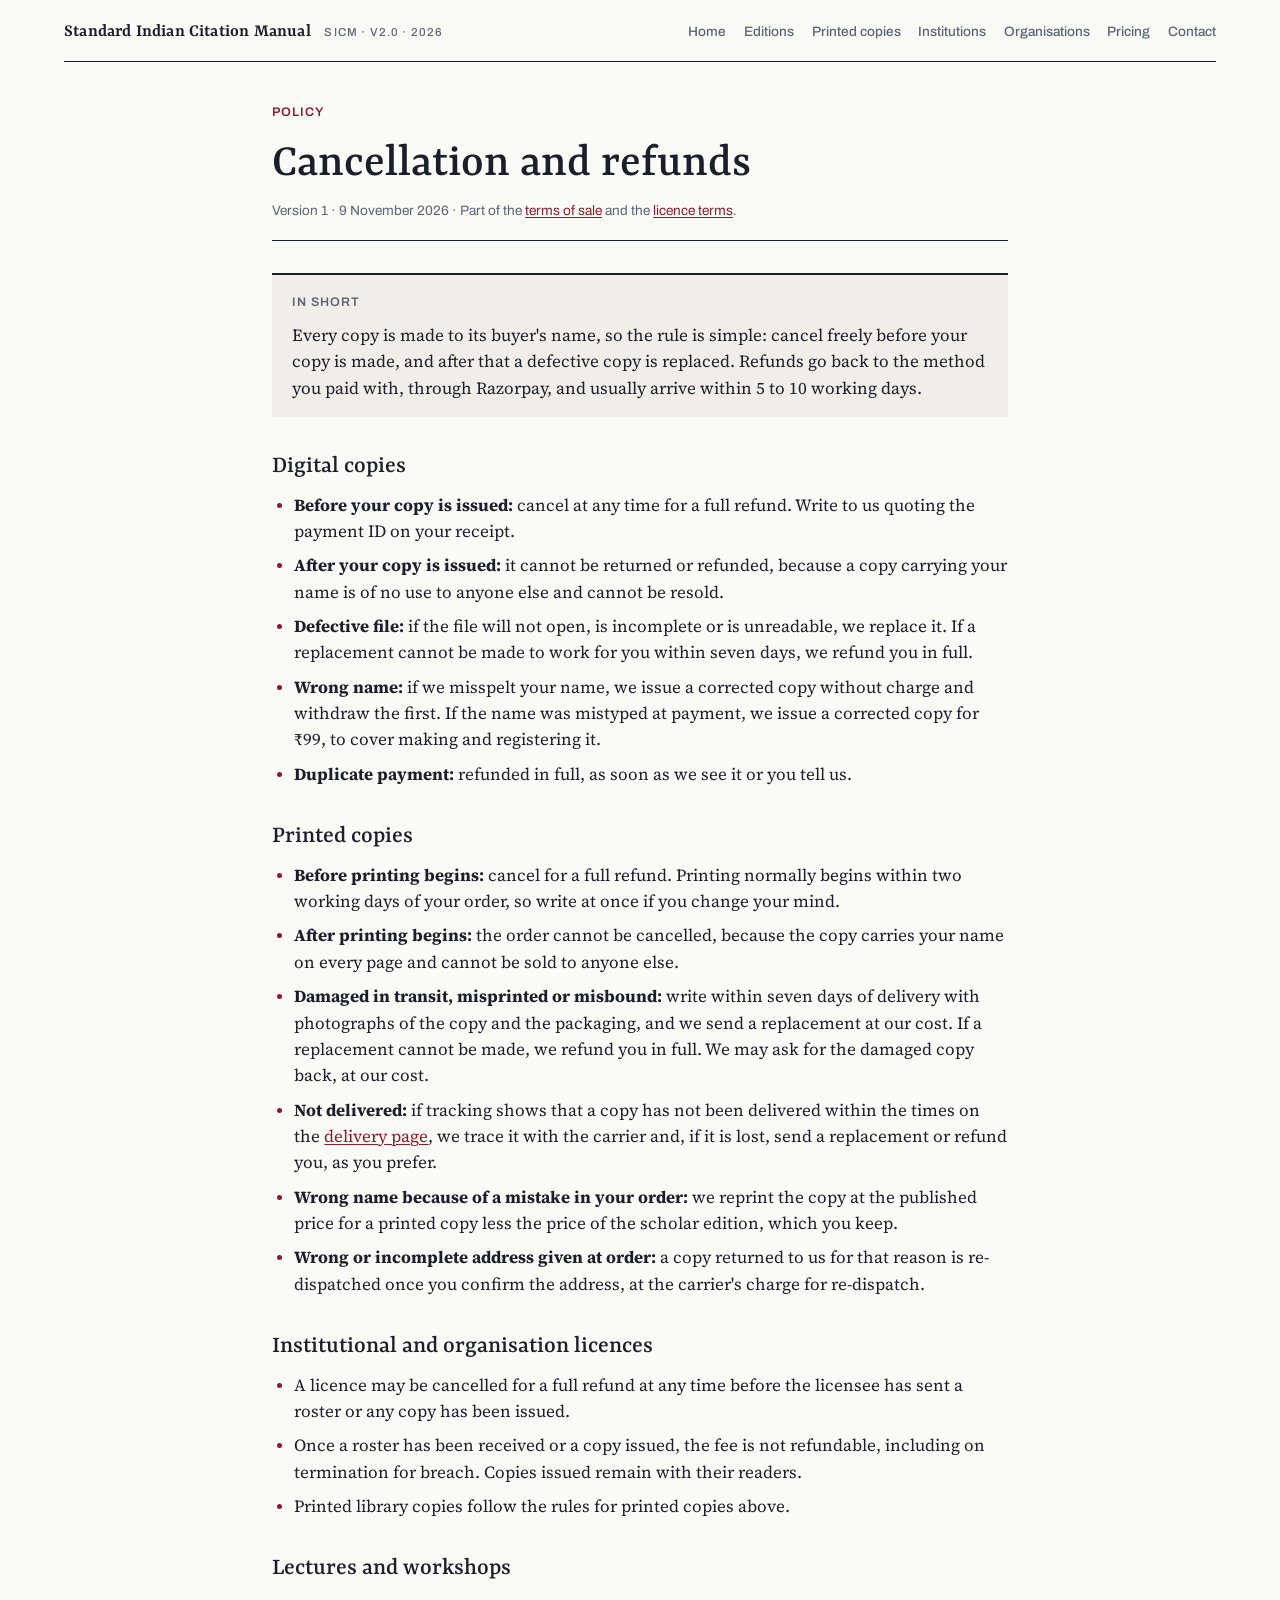
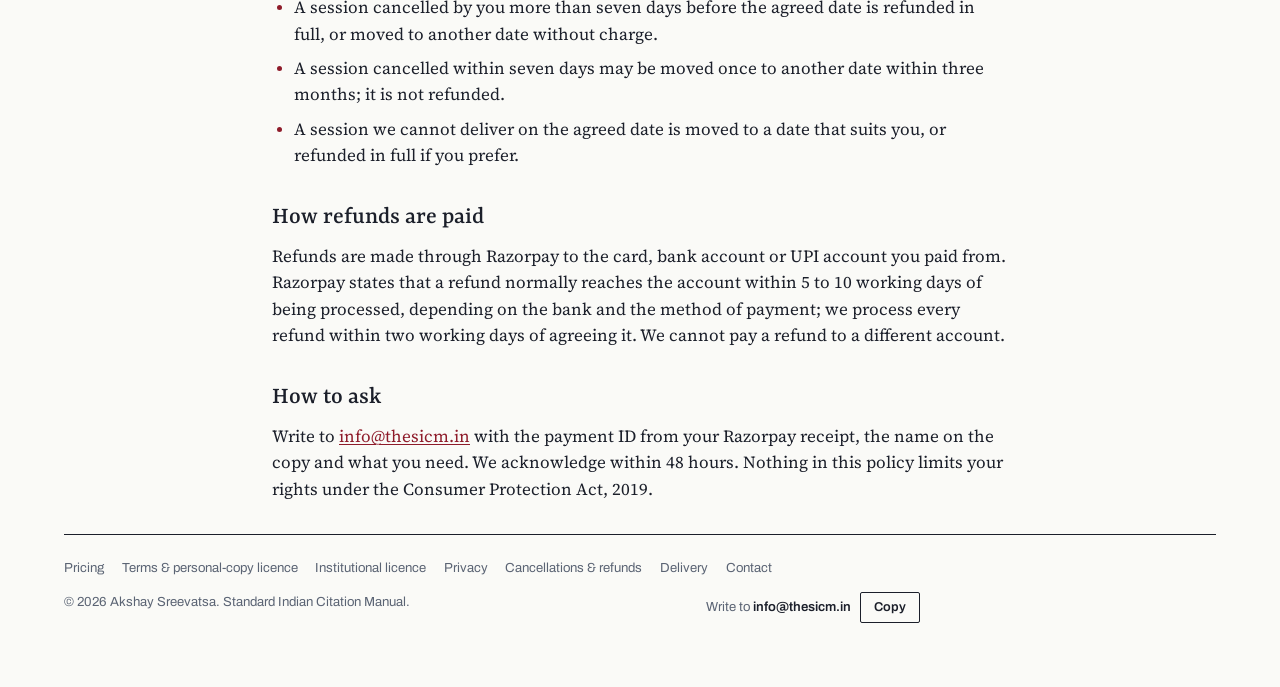
<file: refunds.html>
<!doctype html>
<html lang="en">
<head>
<meta charset="utf-8">
<meta name="viewport" content="width=device-width, initial-scale=1, viewport-fit=cover">
<title>Cancellation and refunds · Standard Indian Citation Manual</title>
<meta name="description" content="When an order for the Standard Indian Citation Manual can be cancelled, when a refund is given, and how refunds are paid.">
<link rel="canonical" href="https://www.thesicm.in/refunds">
<link rel="icon" href="data:image/svg+xml,%3Csvg%20xmlns%3D%22http%3A%2F%2Fwww.w3.org%2F2000%2Fsvg%22%20viewBox%3D%220%200%2064%2064%22%3E%3Crect%20width%3D%2264%22%20height%3D%2264%22%20fill%3D%22%23FAFAF7%22%2F%3E%3Crect%20x%3D%224%22%20y%3D%224%22%20width%3D%2256%22%20height%3D%2256%22%20fill%3D%22none%22%20stroke%3D%22%231B1F2A%22%20stroke-width%3D%222%22%2F%3E%3Ctext%20x%3D%2232%22%20y%3D%2244%22%20text-anchor%3D%22middle%22%20font-family%3D%22Georgia%2Cserif%22%20font-size%3D%2236%22%20font-weight%3D%22600%22%20fill%3D%22%238E1B2A%22%3ES%3C%2Ftext%3E%3C%2Fsvg%3E">
<meta property="og:type" content="website">
<meta property="og:site_name" content="Standard Indian Citation Manual">
<meta property="og:title" content="Cancellation and refunds · Standard Indian Citation Manual">
<meta property="og:description" content="When an order for the Standard Indian Citation Manual can be cancelled, when a refund is given, and how refunds are paid.">
<meta property="og:url" content="https://www.thesicm.in/refunds">
<meta property="og:image" content="https://www.thesicm.in/og.png">
<meta name="twitter:card" content="summary_large_image">
<meta name="author" content="Akshay Sreevatsa">
<meta name="theme-color" content="#FAFAF7" media="(prefers-color-scheme: light)">
<meta name="theme-color" content="#15181F" media="(prefers-color-scheme: dark)">
<link rel="preconnect" href="https://fonts.googleapis.com">
<link rel="preconnect" href="https://fonts.gstatic.com" crossorigin>
<link rel="stylesheet" href="https://fonts.googleapis.com/css2?family=Yrsa:ital,wght@0,400;0,500;0,600;0,700;1,400;1,500;1,600&family=Source+Serif+4:ital,opsz,wght@0,8..60,400;0,8..60,500;0,8..60,600;1,8..60,400;1,8..60,500&family=Archivo:wght@400;500;600;700&display=swap">
<link rel="stylesheet" href="/site.css">
<script src="/config.js"></script>
</head>
<body>

<header class="wrap mast">
  <a class="mark" href="/">Standard Indian Citation Manual <small>SICM · v2.0 · 2026</small></a>
  <nav class="nav" aria-label="Sections">
    <a href="/">Home</a>
    <a href="/#editions">Editions</a>
    <a href="/#print">Printed copies</a>
    <a href="/#institutions">Institutions</a>
    <a href="/#organisations">Organisations</a>
    <a href="/pricing">Pricing</a>
    <a href="/contact">Contact</a>
  </nav>
</header>

<main class="wrap">
  <article class="doc">

    <p class="eyebrow">Policy</p>
    <h1>Cancellation and refunds</h1>
    <p class="meta">Version 1 · 9 November 2026 · Part of the <a href="/terms">terms of sale</a> and the <a href="/licence">licence terms</a>.</p>

    <div class="summary">
      <p class="eyebrow">In short</p>
      <p>Every copy is made to its buyer's name, so the rule is simple: cancel freely before your copy is made, and after that a defective copy is replaced. Refunds go back to the method you paid with, through Razorpay, and usually arrive within 5 to 10 working days.</p>
    </div>

    <h2>Digital copies</h2>
    <ul>
      <li><b>Before your copy is issued:</b> cancel at any time for a full refund. Write to us quoting the payment ID on your receipt.</li>
      <li><b>After your copy is issued:</b> it cannot be returned or refunded, because a copy carrying your name is of no use to anyone else and cannot be resold.</li>
      <li><b>Defective file:</b> if the file will not open, is incomplete or is unreadable, we replace it. If a replacement cannot be made to work for you within seven days, we refund you in full.</li>
      <li><b>Wrong name:</b> if we misspelt your name, we issue a corrected copy without charge and withdraw the first. If the name was mistyped at payment, we issue a corrected copy for ₹99, to cover making and registering it.</li>
      <li><b>Duplicate payment:</b> refunded in full, as soon as we see it or you tell us.</li>
    </ul>

    <h2>Printed copies</h2>
    <ul>
      <li><b>Before printing begins:</b> cancel for a full refund. Printing normally begins within two working days of your order, so write at once if you change your mind.</li>
      <li><b>After printing begins:</b> the order cannot be cancelled, because the copy carries your name on every page and cannot be sold to anyone else.</li>
      <li><b>Damaged in transit, misprinted or misbound:</b> write within seven days of delivery with photographs of the copy and the packaging, and we send a replacement at our cost. If a replacement cannot be made, we refund you in full. We may ask for the damaged copy back, at our cost.</li>
      <li><b>Not delivered:</b> if tracking shows that a copy has not been delivered within the times on the <a href="/shipping">delivery page</a>, we trace it with the carrier and, if it is lost, send a replacement or refund you, as you prefer.</li>
      <li><b>Wrong name because of a mistake in your order:</b> we reprint the copy at the published price for a printed copy less the price of the scholar edition, which you keep.</li>
      <li><b>Wrong or incomplete address given at order:</b> a copy returned to us for that reason is re-dispatched once you confirm the address, at the carrier's charge for re-dispatch.</li>
    </ul>

    <h2>Institutional and organisation licences</h2>
    <ul>
      <li>A licence may be cancelled for a full refund at any time before the licensee has sent a roster or any copy has been issued.</li>
      <li>Once a roster has been received or a copy issued, the fee is not refundable, including on termination for breach. Copies issued remain with their readers.</li>
      <li>Printed library copies follow the rules for printed copies above.</li>
    </ul>

    <h2>Lectures and workshops</h2>
    <ul>
      <li>A session cancelled by you more than seven days before the agreed date is refunded in full, or moved to another date without charge.</li>
      <li>A session cancelled within seven days may be moved once to another date within three months; it is not refunded.</li>
      <li>A session we cannot deliver on the agreed date is moved to a date that suits you, or refunded in full if you prefer.</li>
    </ul>

    <h2>How refunds are paid</h2>
    <p>Refunds are made through Razorpay to the card, bank account or UPI account you paid from. Razorpay states that a refund normally reaches the account within 5 to 10 working days of being processed, depending on the bank and the method of payment; we process every refund within two working days of agreeing it. We cannot pay a refund to a different account.</p>

    <h2>How to ask</h2>
    <p>Write to <a data-email href="#"></a> with the payment ID from your Razorpay receipt, the name on the copy and what you need. We acknowledge within 48 hours. Nothing in this policy limits your rights under the Consumer Protection Act, 2019.</p>

  </article>
</main>

<footer class="wrap">
  <div class="links">
    <a href="/pricing">Pricing</a>
    <a href="/terms">Terms &amp; personal-copy licence</a>
    <a href="/licence">Institutional licence</a>
    <a href="/privacy">Privacy</a>
    <a href="/refunds">Cancellations &amp; refunds</a>
    <a href="/shipping">Delivery</a>
    <a href="/contact">Contact</a>
  </div>
  <div class="foot-row">
    <span>© <span data-year>2026</span> Akshay Sreevatsa. Standard Indian Citation Manual.</span>
    <span>Write to <span class="addr" data-email></span> <button class="btn small" type="button" data-copy-email style="margin-left:.4rem">Copy</button></span>
    <span><a data-linkedin href="#" hidden>LinkedIn</a></span>
  </div>
</footer>

<script src="/site.js"></script>
</body>
</html>
</file>
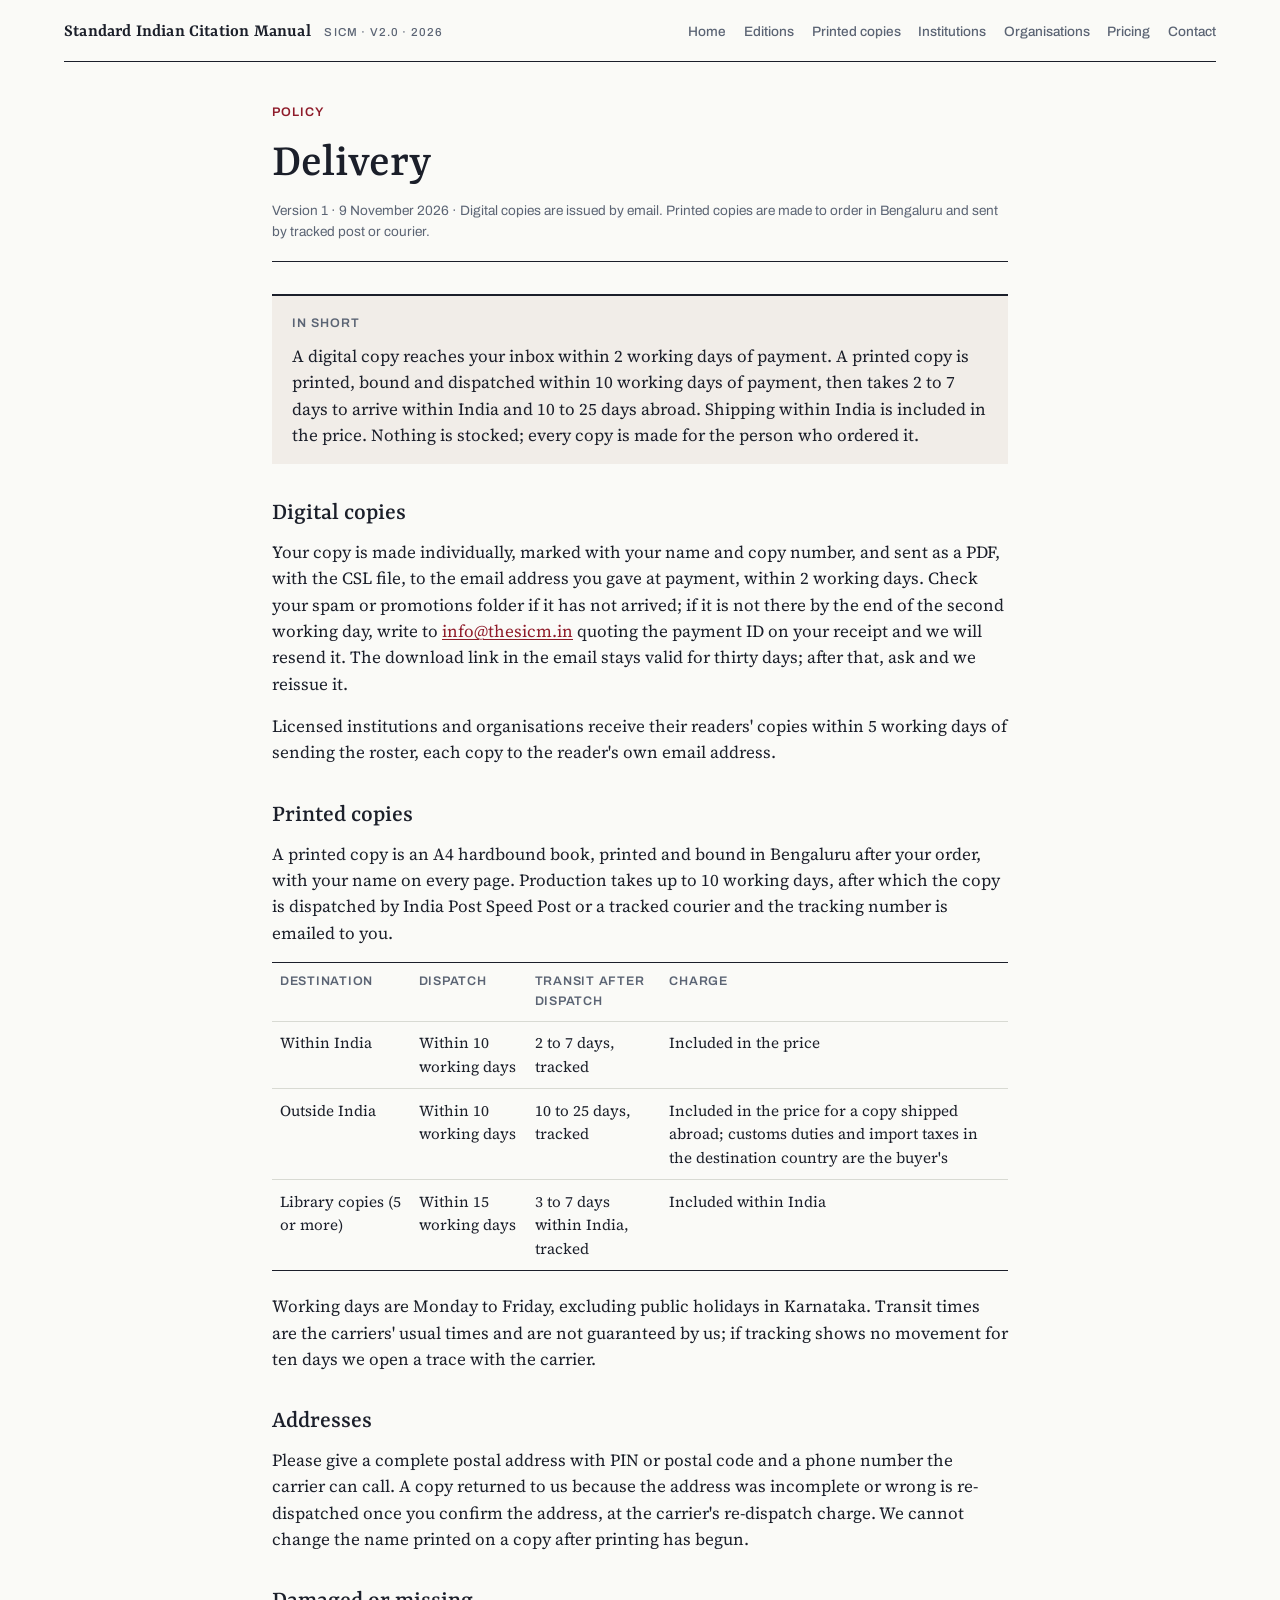
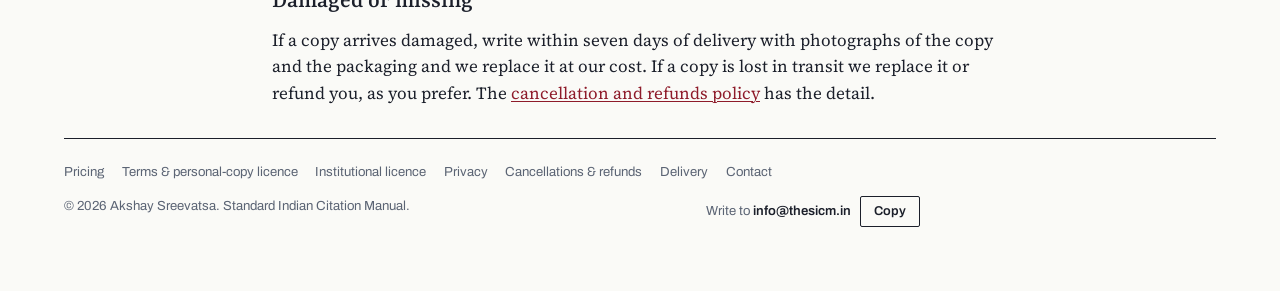
<file: shipping.html>
<!doctype html>
<html lang="en">
<head>
<meta charset="utf-8">
<meta name="viewport" content="width=device-width, initial-scale=1, viewport-fit=cover">
<title>Delivery · Standard Indian Citation Manual</title>
<meta name="description" content="How and when copies of the Standard Indian Citation Manual are delivered: digital copies by email, printed copies by tracked post or courier, within India and abroad.">
<link rel="canonical" href="https://www.thesicm.in/shipping">
<link rel="icon" href="data:image/svg+xml,%3Csvg%20xmlns%3D%22http%3A%2F%2Fwww.w3.org%2F2000%2Fsvg%22%20viewBox%3D%220%200%2064%2064%22%3E%3Crect%20width%3D%2264%22%20height%3D%2264%22%20fill%3D%22%23FAFAF7%22%2F%3E%3Crect%20x%3D%224%22%20y%3D%224%22%20width%3D%2256%22%20height%3D%2256%22%20fill%3D%22none%22%20stroke%3D%22%231B1F2A%22%20stroke-width%3D%222%22%2F%3E%3Ctext%20x%3D%2232%22%20y%3D%2244%22%20text-anchor%3D%22middle%22%20font-family%3D%22Georgia%2Cserif%22%20font-size%3D%2236%22%20font-weight%3D%22600%22%20fill%3D%22%238E1B2A%22%3ES%3C%2Ftext%3E%3C%2Fsvg%3E">
<meta property="og:type" content="website">
<meta property="og:site_name" content="Standard Indian Citation Manual">
<meta property="og:title" content="Delivery · Standard Indian Citation Manual">
<meta property="og:description" content="How and when copies of the Standard Indian Citation Manual are delivered: digital copies by email, printed copies by tracked post or courier, within India and abroad.">
<meta property="og:url" content="https://www.thesicm.in/shipping">
<meta property="og:image" content="https://www.thesicm.in/og.png">
<meta name="twitter:card" content="summary_large_image">
<meta name="author" content="Akshay Sreevatsa">
<meta name="theme-color" content="#FAFAF7" media="(prefers-color-scheme: light)">
<meta name="theme-color" content="#15181F" media="(prefers-color-scheme: dark)">
<link rel="preconnect" href="https://fonts.googleapis.com">
<link rel="preconnect" href="https://fonts.gstatic.com" crossorigin>
<link rel="stylesheet" href="https://fonts.googleapis.com/css2?family=Yrsa:ital,wght@0,400;0,500;0,600;0,700;1,400;1,500;1,600&family=Source+Serif+4:ital,opsz,wght@0,8..60,400;0,8..60,500;0,8..60,600;1,8..60,400;1,8..60,500&family=Archivo:wght@400;500;600;700&display=swap">
<link rel="stylesheet" href="/site.css">
<script src="/config.js"></script>
</head>
<body>

<header class="wrap mast">
  <a class="mark" href="/">Standard Indian Citation Manual <small>SICM · v2.0 · 2026</small></a>
  <nav class="nav" aria-label="Sections">
    <a href="/">Home</a>
    <a href="/#editions">Editions</a>
    <a href="/#print">Printed copies</a>
    <a href="/#institutions">Institutions</a>
    <a href="/#organisations">Organisations</a>
    <a href="/pricing">Pricing</a>
    <a href="/contact">Contact</a>
  </nav>
</header>

<main class="wrap">
  <article class="doc">

    <p class="eyebrow">Policy</p>
    <h1>Delivery</h1>
    <p class="meta">Version 1 · 9 November 2026 · Digital copies are issued by email. Printed copies are made to order in Bengaluru and sent by tracked post or courier.</p>

    <div class="summary">
      <p class="eyebrow">In short</p>
      <p>A digital copy reaches your inbox within <span data-num="issueDays">2</span> working days of payment. A printed copy is printed, bound and dispatched within <span data-num="dispatchDays">10</span> working days of payment, then takes 2 to 7 days to arrive within India and 10 to 25 days abroad. Shipping within India is included in the price. Nothing is stocked; every copy is made for the person who ordered it.</p>
    </div>

    <h2>Digital copies</h2>
    <p>Your copy is made individually, marked with your name and copy number, and sent as a PDF, with the CSL file, to the email address you gave at payment, within <span data-num="issueDays">2</span> working days. Check your spam or promotions folder if it has not arrived; if it is not there by the end of the second working day, write to <a data-email href="#"></a> quoting the payment ID on your receipt and we will resend it. The download link in the email stays valid for thirty days; after that, ask and we reissue it.</p>
    <p>Licensed institutions and organisations receive their readers' copies within <span data-num="rosterDays">5</span> working days of sending the roster, each copy to the reader's own email address.</p>

    <h2>Printed copies</h2>
    <p>A printed copy is an A4 hardbound book, printed and bound in Bengaluru after your order, with your name on every page. Production takes up to <span data-num="dispatchDays">10</span> working days, after which the copy is dispatched by India Post Speed Post or a tracked courier and the tracking number is emailed to you.</p>
    <table>
      <thead><tr><th>Destination</th><th>Dispatch</th><th>Transit after dispatch</th><th>Charge</th></tr></thead>
      <tbody>
        <tr><td>Within India</td><td>Within <span data-num="dispatchDays">10</span> working days</td><td>2 to 7 days, tracked</td><td>Included in the price</td></tr>
        <tr><td>Outside India</td><td>Within <span data-num="dispatchDays">10</span> working days</td><td>10 to 25 days, tracked</td><td>Included in the price for a copy shipped abroad; customs duties and import taxes in the destination country are the buyer's</td></tr>
        <tr><td>Library copies (5 or more)</td><td>Within 15 working days</td><td>3 to 7 days within India, tracked</td><td>Included within India</td></tr>
      </tbody>
    </table>
    <p>Working days are Monday to Friday, excluding public holidays in Karnataka. Transit times are the carriers' usual times and are not guaranteed by us; if tracking shows no movement for ten days we open a trace with the carrier.</p>

    <h2>Addresses</h2>
    <p>Please give a complete postal address with PIN or postal code and a phone number the carrier can call. A copy returned to us because the address was incomplete or wrong is re-dispatched once you confirm the address, at the carrier's re-dispatch charge. We cannot change the name printed on a copy after printing has begun.</p>

    <h2>Damaged or missing</h2>
    <p>If a copy arrives damaged, write within seven days of delivery with photographs of the copy and the packaging and we replace it at our cost. If a copy is lost in transit we replace it or refund you, as you prefer. The <a href="/refunds">cancellation and refunds policy</a> has the detail.</p>

  </article>
</main>

<footer class="wrap">
  <div class="links">
    <a href="/pricing">Pricing</a>
    <a href="/terms">Terms &amp; personal-copy licence</a>
    <a href="/licence">Institutional licence</a>
    <a href="/privacy">Privacy</a>
    <a href="/refunds">Cancellations &amp; refunds</a>
    <a href="/shipping">Delivery</a>
    <a href="/contact">Contact</a>
  </div>
  <div class="foot-row">
    <span>© <span data-year>2026</span> Akshay Sreevatsa. Standard Indian Citation Manual.</span>
    <span>Write to <span class="addr" data-email></span> <button class="btn small" type="button" data-copy-email style="margin-left:.4rem">Copy</button></span>
    <span><a data-linkedin href="#" hidden>LinkedIn</a></span>
  </div>
</footer>

<script src="/site.js"></script>
</body>
</html>
</file>
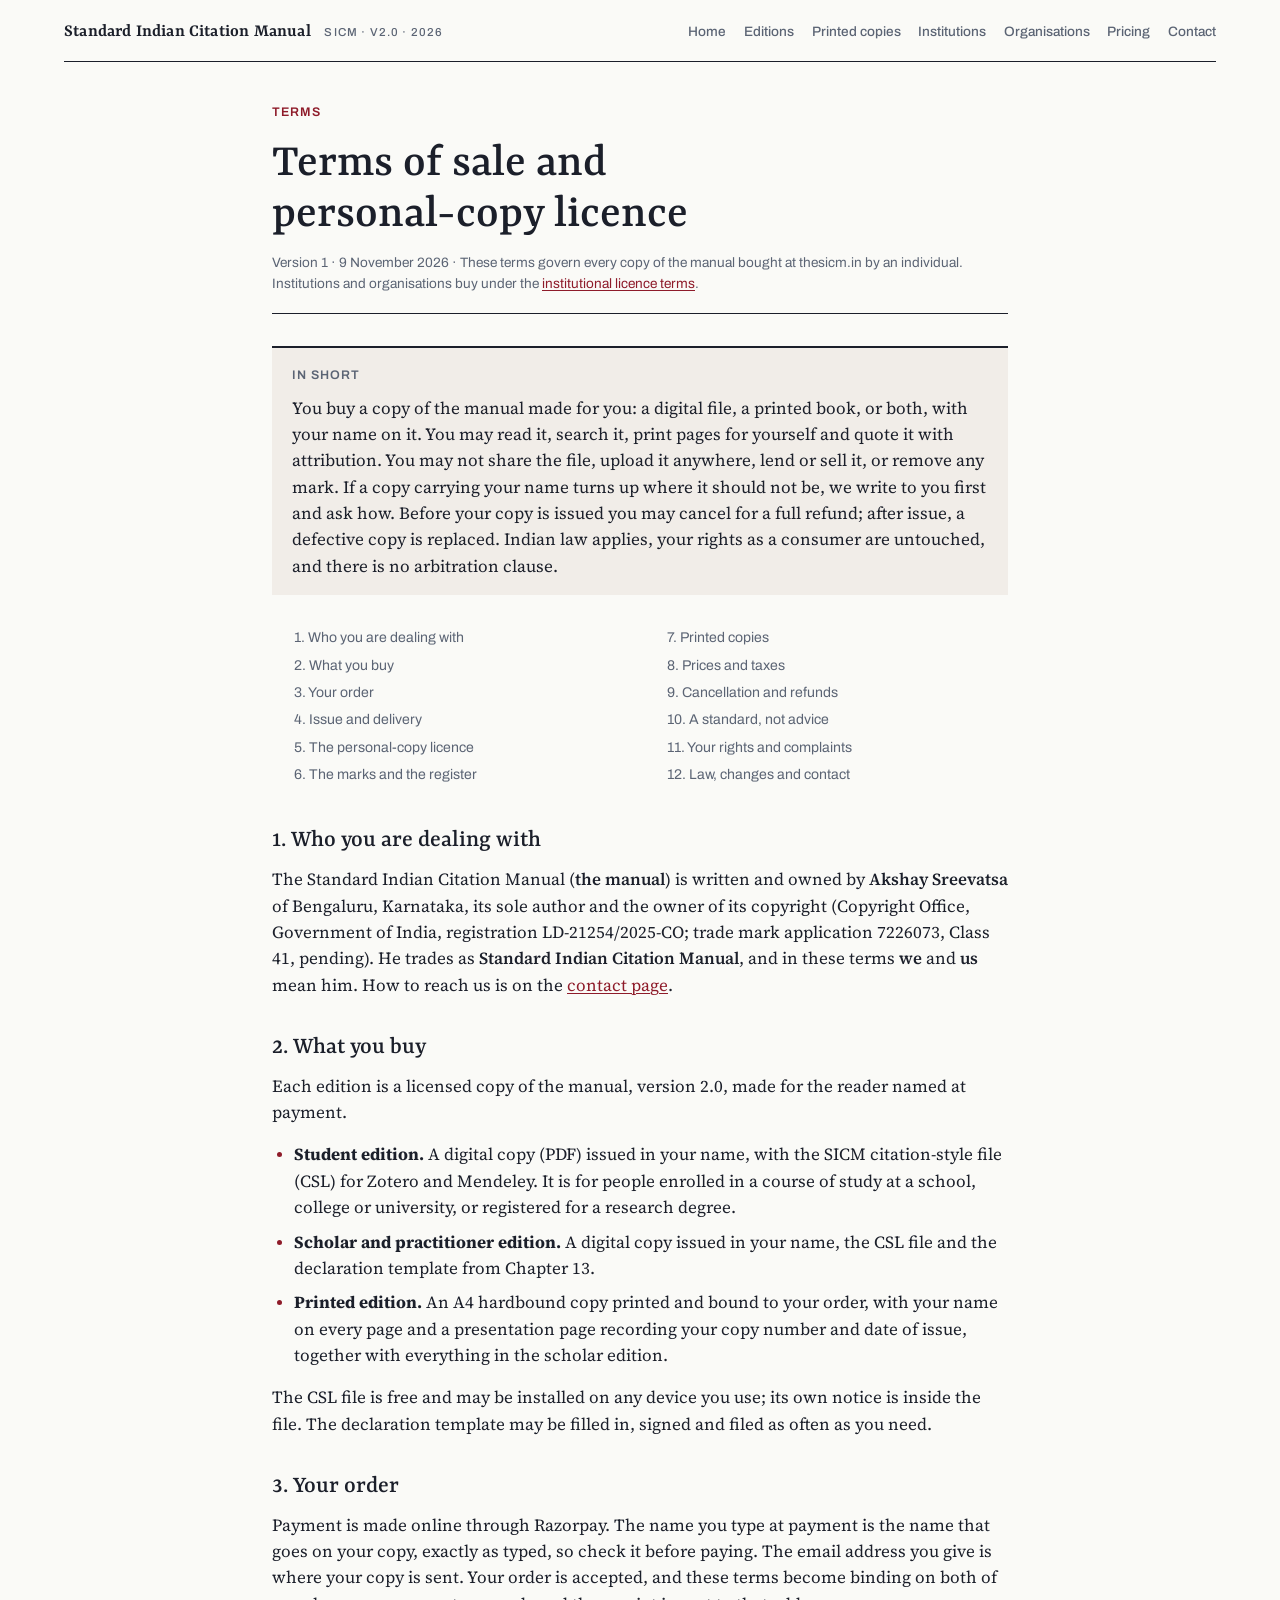
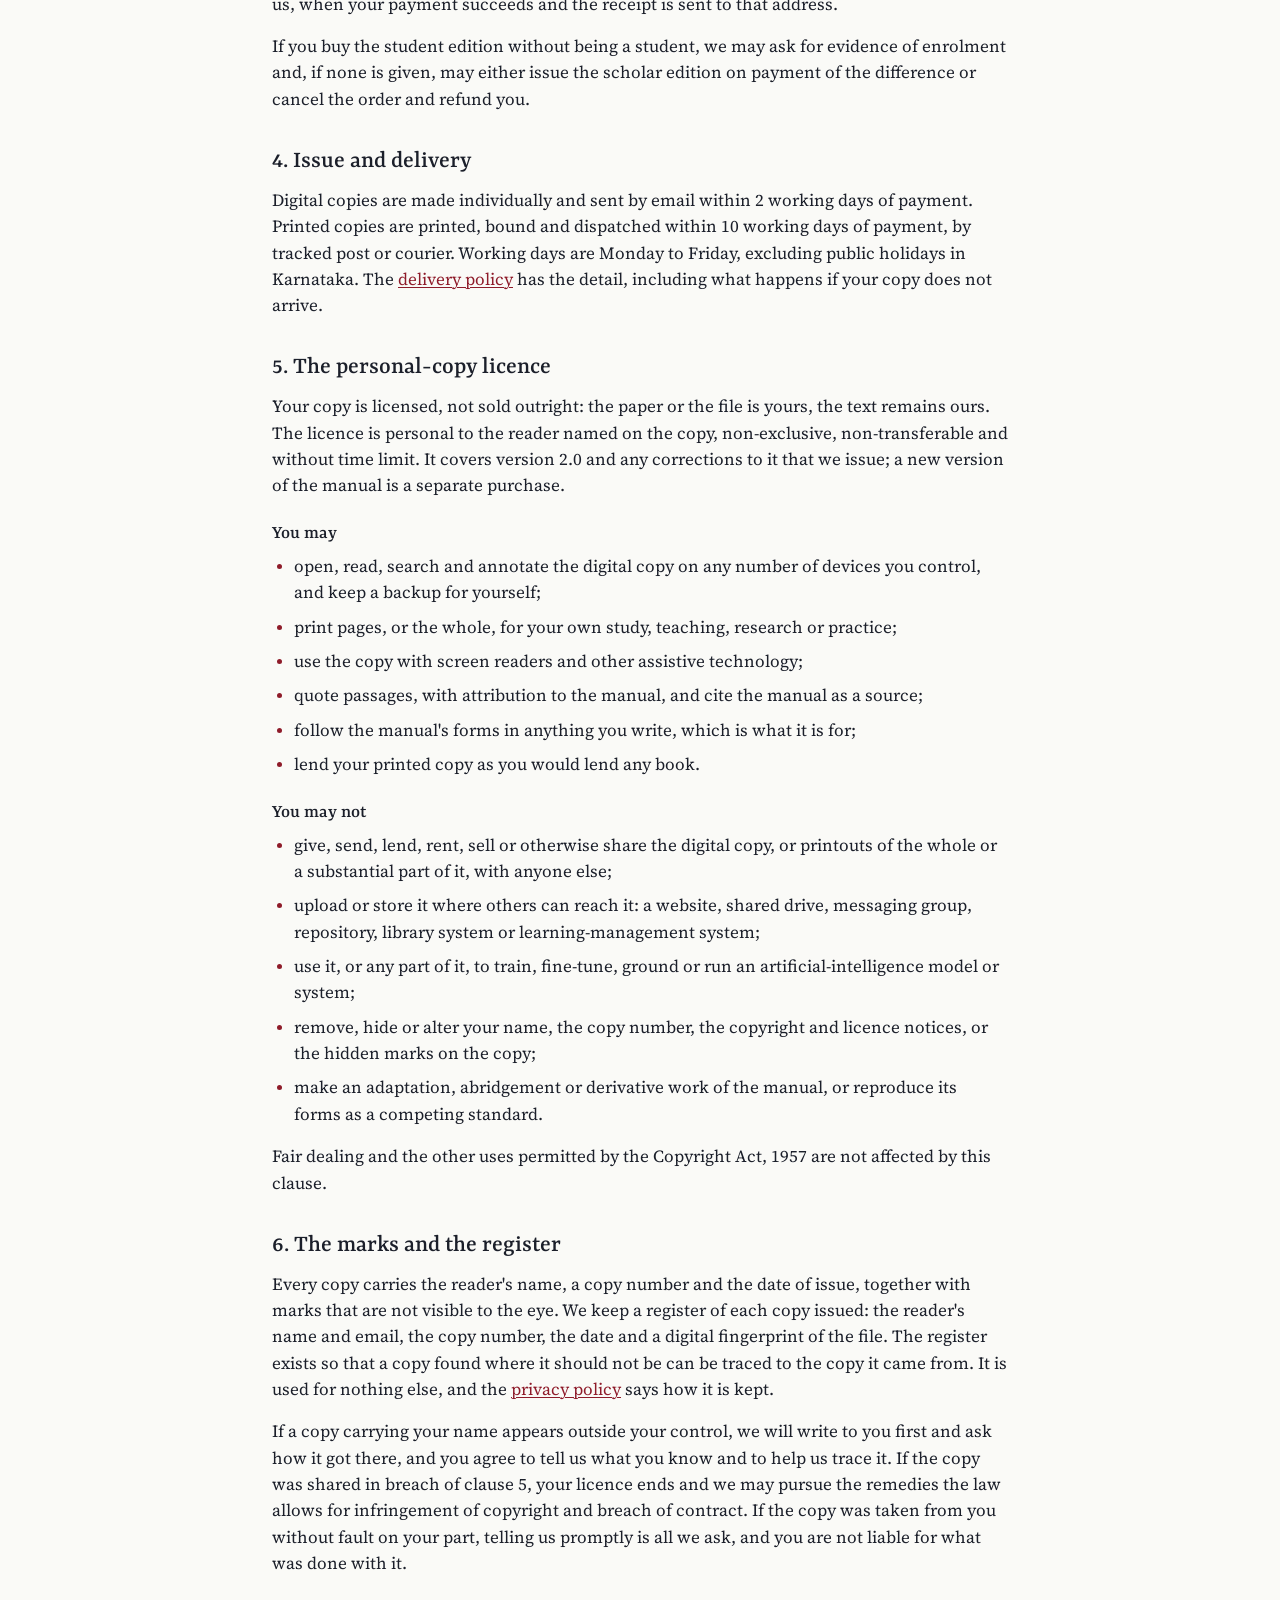
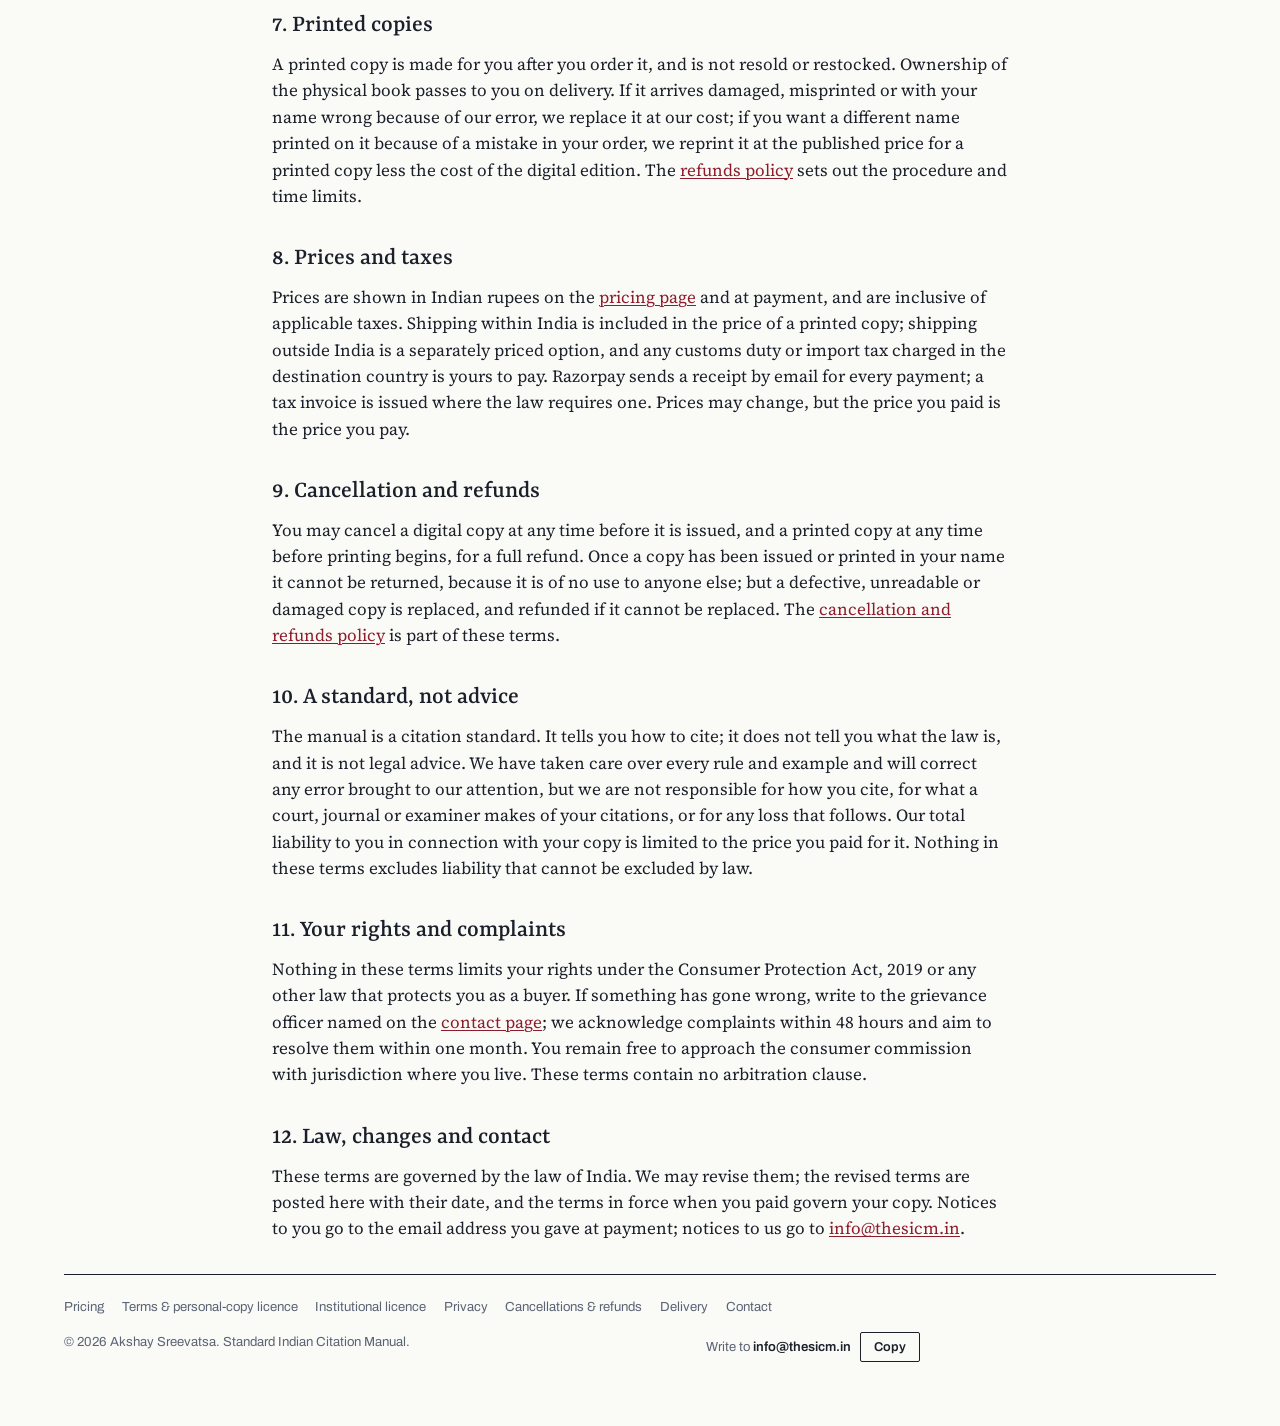
<file: terms.html>
<!doctype html>
<html lang="en">
<head>
<meta charset="utf-8">
<meta name="viewport" content="width=device-width, initial-scale=1, viewport-fit=cover">
<title>Terms of sale and personal-copy licence · Standard Indian Citation Manual</title>
<meta name="description" content="What you buy at thesicm.in, what you may do with your copy of the Standard Indian Citation Manual, and your rights. Plain terms for individual readers.">
<link rel="canonical" href="https://www.thesicm.in/terms">
<link rel="icon" href="data:image/svg+xml,%3Csvg%20xmlns%3D%22http%3A%2F%2Fwww.w3.org%2F2000%2Fsvg%22%20viewBox%3D%220%200%2064%2064%22%3E%3Crect%20width%3D%2264%22%20height%3D%2264%22%20fill%3D%22%23FAFAF7%22%2F%3E%3Crect%20x%3D%224%22%20y%3D%224%22%20width%3D%2256%22%20height%3D%2256%22%20fill%3D%22none%22%20stroke%3D%22%231B1F2A%22%20stroke-width%3D%222%22%2F%3E%3Ctext%20x%3D%2232%22%20y%3D%2244%22%20text-anchor%3D%22middle%22%20font-family%3D%22Georgia%2Cserif%22%20font-size%3D%2236%22%20font-weight%3D%22600%22%20fill%3D%22%238E1B2A%22%3ES%3C%2Ftext%3E%3C%2Fsvg%3E">
<meta property="og:type" content="website">
<meta property="og:site_name" content="Standard Indian Citation Manual">
<meta property="og:title" content="Terms of sale and personal-copy licence · Standard Indian Citation Manual">
<meta property="og:description" content="What you buy at thesicm.in, what you may do with your copy of the Standard Indian Citation Manual, and your rights. Plain terms for individual readers.">
<meta property="og:url" content="https://www.thesicm.in/terms">
<meta property="og:image" content="https://www.thesicm.in/og.png">
<meta name="twitter:card" content="summary_large_image">
<meta name="author" content="Akshay Sreevatsa">
<meta name="theme-color" content="#FAFAF7" media="(prefers-color-scheme: light)">
<meta name="theme-color" content="#15181F" media="(prefers-color-scheme: dark)">
<link rel="preconnect" href="https://fonts.googleapis.com">
<link rel="preconnect" href="https://fonts.gstatic.com" crossorigin>
<link rel="stylesheet" href="https://fonts.googleapis.com/css2?family=Yrsa:ital,wght@0,400;0,500;0,600;0,700;1,400;1,500;1,600&family=Source+Serif+4:ital,opsz,wght@0,8..60,400;0,8..60,500;0,8..60,600;1,8..60,400;1,8..60,500&family=Archivo:wght@400;500;600;700&display=swap">
<link rel="stylesheet" href="/site.css">
<script src="/config.js"></script>
</head>
<body>

<header class="wrap mast">
  <a class="mark" href="/">Standard Indian Citation Manual <small>SICM · v2.0 · 2026</small></a>
  <nav class="nav" aria-label="Sections">
    <a href="/">Home</a>
    <a href="/#editions">Editions</a>
    <a href="/#print">Printed copies</a>
    <a href="/#institutions">Institutions</a>
    <a href="/#organisations">Organisations</a>
    <a href="/pricing">Pricing</a>
    <a href="/contact">Contact</a>
  </nav>
</header>

<main class="wrap">
  <article class="doc">

    <p class="eyebrow">Terms</p>
    <h1>Terms of sale and personal-copy licence</h1>
    <p class="meta">Version 1 · 9 November 2026 · These terms govern every copy of the manual bought at thesicm.in by an individual. Institutions and organisations buy under the <a href="/licence">institutional licence terms</a>.</p>

    <div class="summary">
      <p class="eyebrow">In short</p>
      <p>You buy a copy of the manual made for you: a digital file, a printed book, or both, with your name on it. You may read it, search it, print pages for yourself and quote it with attribution. You may not share the file, upload it anywhere, lend or sell it, or remove any mark. If a copy carrying your name turns up where it should not be, we write to you first and ask how. Before your copy is issued you may cancel for a full refund; after issue, a defective copy is replaced. Indian law applies, your rights as a consumer are untouched, and there is no arbitration clause.</p>
    </div>

    <ol class="toc">
      <li><a href="#t1">1. Who you are dealing with</a></li>
      <li><a href="#t2">2. What you buy</a></li>
      <li><a href="#t3">3. Your order</a></li>
      <li><a href="#t4">4. Issue and delivery</a></li>
      <li><a href="#t5">5. The personal-copy licence</a></li>
      <li><a href="#t6">6. The marks and the register</a></li>
      <li><a href="#t7">7. Printed copies</a></li>
      <li><a href="#t8">8. Prices and taxes</a></li>
      <li><a href="#t9">9. Cancellation and refunds</a></li>
      <li><a href="#t10">10. A standard, not advice</a></li>
      <li><a href="#t11">11. Your rights and complaints</a></li>
      <li><a href="#t12">12. Law, changes and contact</a></li>
    </ol>

    <h2 id="t1">1. Who you are dealing with</h2>
    <p>The Standard Indian Citation Manual (<b>the manual</b>) is written and owned by <b>Akshay Sreevatsa</b> of Bengaluru, Karnataka, its sole author and the owner of its copyright (Copyright Office, Government of India, registration LD-21254/2025-CO; trade mark application 7226073, Class 41, pending). He trades as <b>Standard Indian Citation Manual</b>, and in these terms <b>we</b> and <b>us</b> mean him. How to reach us is on the <a href="/contact">contact page</a>.</p>

    <h2 id="t2">2. What you buy</h2>
    <p>Each edition is a licensed copy of the manual, version 2.0, made for the reader named at payment.</p>
    <ul>
      <li><b>Student edition.</b> A digital copy (PDF) issued in your name, with the SICM citation-style file (CSL) for Zotero and Mendeley. It is for people enrolled in a course of study at a school, college or university, or registered for a research degree.</li>
      <li><b>Scholar and practitioner edition.</b> A digital copy issued in your name, the CSL file and the declaration template from Chapter 13.</li>
      <li><b>Printed edition.</b> An A4 hardbound copy printed and bound to your order, with your name on every page and a presentation page recording your copy number and date of issue, together with everything in the scholar edition.</li>
    </ul>
    <p>The CSL file is free and may be installed on any device you use; its own notice is inside the file. The declaration template may be filled in, signed and filed as often as you need.</p>

    <h2 id="t3">3. Your order</h2>
    <p>Payment is made online through Razorpay. The name you type at payment is the name that goes on your copy, exactly as typed, so check it before paying. The email address you give is where your copy is sent. Your order is accepted, and these terms become binding on both of us, when your payment succeeds and the receipt is sent to that address.</p>
    <p>If you buy the student edition without being a student, we may ask for evidence of enrolment and, if none is given, may either issue the scholar edition on payment of the difference or cancel the order and refund you.</p>

    <h2 id="t4">4. Issue and delivery</h2>
    <p>Digital copies are made individually and sent by email within <span data-num="issueDays">2</span> working days of payment. Printed copies are printed, bound and dispatched within <span data-num="dispatchDays">10</span> working days of payment, by tracked post or courier. Working days are Monday to Friday, excluding public holidays in Karnataka. The <a href="/shipping">delivery policy</a> has the detail, including what happens if your copy does not arrive.</p>

    <h2 id="t5">5. The personal-copy licence</h2>
    <p>Your copy is licensed, not sold outright: the paper or the file is yours, the text remains ours. The licence is personal to the reader named on the copy, non-exclusive, non-transferable and without time limit. It covers version 2.0 and any corrections to it that we issue; a new version of the manual is a separate purchase.</p>
    <h3>You may</h3>
    <ul>
      <li>open, read, search and annotate the digital copy on any number of devices you control, and keep a backup for yourself;</li>
      <li>print pages, or the whole, for your own study, teaching, research or practice;</li>
      <li>use the copy with screen readers and other assistive technology;</li>
      <li>quote passages, with attribution to the manual, and cite the manual as a source;</li>
      <li>follow the manual's forms in anything you write, which is what it is for;</li>
      <li>lend your printed copy as you would lend any book.</li>
    </ul>
    <h3>You may not</h3>
    <ul>
      <li>give, send, lend, rent, sell or otherwise share the digital copy, or printouts of the whole or a substantial part of it, with anyone else;</li>
      <li>upload or store it where others can reach it: a website, shared drive, messaging group, repository, library system or learning-management system;</li>
      <li>use it, or any part of it, to train, fine-tune, ground or run an artificial-intelligence model or system;</li>
      <li>remove, hide or alter your name, the copy number, the copyright and licence notices, or the hidden marks on the copy;</li>
      <li>make an adaptation, abridgement or derivative work of the manual, or reproduce its forms as a competing standard.</li>
    </ul>
    <p>Fair dealing and the other uses permitted by the Copyright Act, 1957 are not affected by this clause.</p>

    <h2 id="t6">6. The marks and the register</h2>
    <p>Every copy carries the reader's name, a copy number and the date of issue, together with marks that are not visible to the eye. We keep a register of each copy issued: the reader's name and email, the copy number, the date and a digital fingerprint of the file. The register exists so that a copy found where it should not be can be traced to the copy it came from. It is used for nothing else, and the <a href="/privacy">privacy policy</a> says how it is kept.</p>
    <p>If a copy carrying your name appears outside your control, we will write to you first and ask how it got there, and you agree to tell us what you know and to help us trace it. If the copy was shared in breach of clause 5, your licence ends and we may pursue the remedies the law allows for infringement of copyright and breach of contract. If the copy was taken from you without fault on your part, telling us promptly is all we ask, and you are not liable for what was done with it.</p>

    <h2 id="t7">7. Printed copies</h2>
    <p>A printed copy is made for you after you order it, and is not resold or restocked. Ownership of the physical book passes to you on delivery. If it arrives damaged, misprinted or with your name wrong because of our error, we replace it at our cost; if you want a different name printed on it because of a mistake in your order, we reprint it at the published price for a printed copy less the cost of the digital edition. The <a href="/refunds">refunds policy</a> sets out the procedure and time limits.</p>

    <h2 id="t8">8. Prices and taxes</h2>
    <p>Prices are shown in Indian rupees on the <a href="/pricing">pricing page</a> and at payment, and are inclusive of applicable taxes. Shipping within India is included in the price of a printed copy; shipping outside India is a separately priced option, and any customs duty or import tax charged in the destination country is yours to pay. Razorpay sends a receipt by email for every payment; a tax invoice is issued where the law requires one. Prices may change, but the price you paid is the price you pay.</p>

    <h2 id="t9">9. Cancellation and refunds</h2>
    <p>You may cancel a digital copy at any time before it is issued, and a printed copy at any time before printing begins, for a full refund. Once a copy has been issued or printed in your name it cannot be returned, because it is of no use to anyone else; but a defective, unreadable or damaged copy is replaced, and refunded if it cannot be replaced. The <a href="/refunds">cancellation and refunds policy</a> is part of these terms.</p>

    <h2 id="t10">10. A standard, not advice</h2>
    <p>The manual is a citation standard. It tells you how to cite; it does not tell you what the law is, and it is not legal advice. We have taken care over every rule and example and will correct any error brought to our attention, but we are not responsible for how you cite, for what a court, journal or examiner makes of your citations, or for any loss that follows. Our total liability to you in connection with your copy is limited to the price you paid for it. Nothing in these terms excludes liability that cannot be excluded by law.</p>

    <h2 id="t11">11. Your rights and complaints</h2>
    <p>Nothing in these terms limits your rights under the Consumer Protection Act, 2019 or any other law that protects you as a buyer. If something has gone wrong, write to the grievance officer named on the <a href="/contact">contact page</a>; we acknowledge complaints within 48 hours and aim to resolve them within one month. You remain free to approach the consumer commission with jurisdiction where you live. These terms contain no arbitration clause.</p>

    <h2 id="t12">12. Law, changes and contact</h2>
    <p>These terms are governed by the law of India. We may revise them; the revised terms are posted here with their date, and the terms in force when you paid govern your copy. Notices to you go to the email address you gave at payment; notices to us go to <a data-email href="#"></a>.</p>

  </article>
</main>

<footer class="wrap">
  <div class="links">
    <a href="/pricing">Pricing</a>
    <a href="/terms">Terms &amp; personal-copy licence</a>
    <a href="/licence">Institutional licence</a>
    <a href="/privacy">Privacy</a>
    <a href="/refunds">Cancellations &amp; refunds</a>
    <a href="/shipping">Delivery</a>
    <a href="/contact">Contact</a>
  </div>
  <div class="foot-row">
    <span>© <span data-year>2026</span> Akshay Sreevatsa. Standard Indian Citation Manual.</span>
    <span>Write to <span class="addr" data-email></span> <button class="btn small" type="button" data-copy-email style="margin-left:.4rem">Copy</button></span>
    <span><a data-linkedin href="#" hidden>LinkedIn</a></span>
  </div>
</footer>

<script src="/site.js"></script>
</body>
</html>
</file>
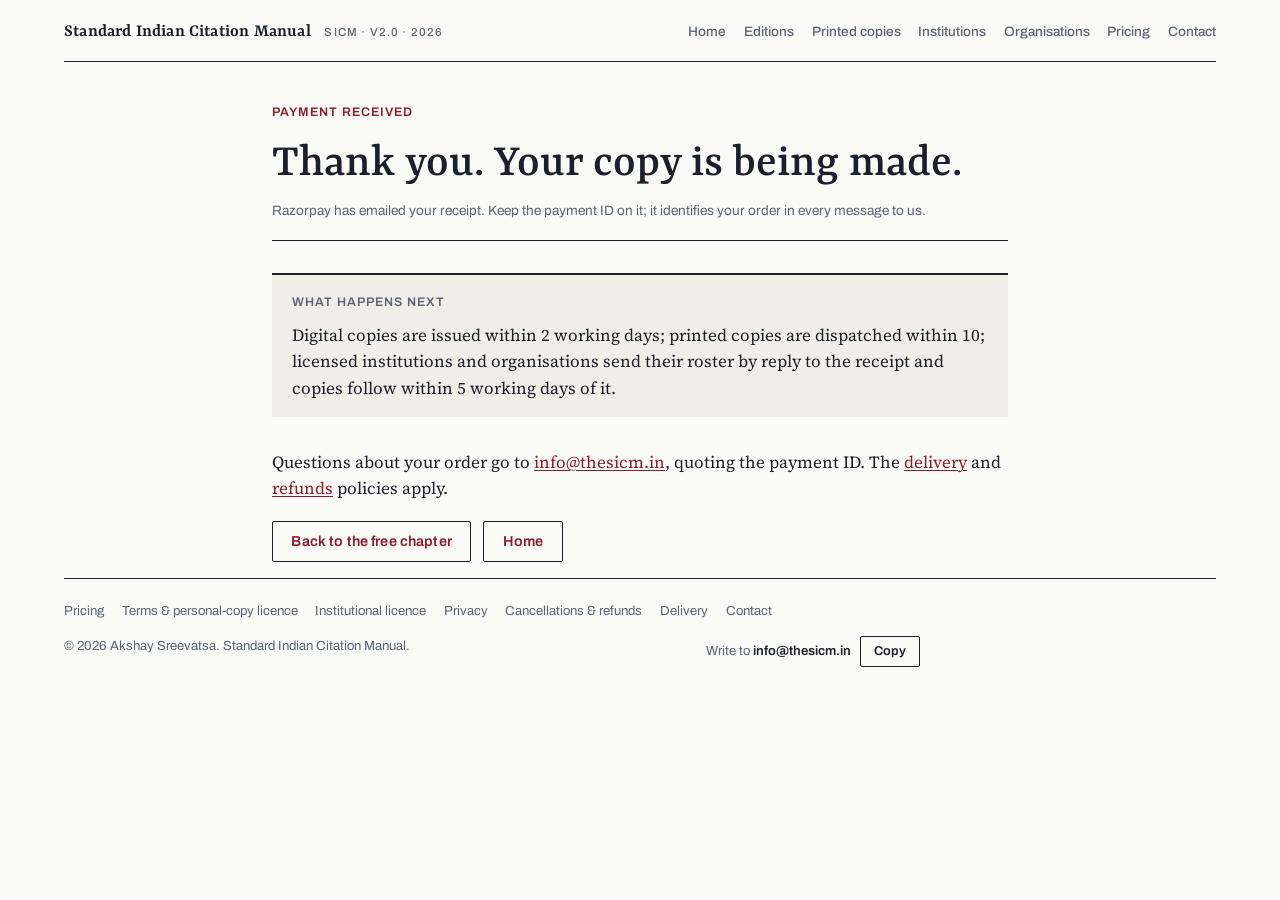
<file: thanks.html>
<!doctype html>
<html lang="en">
<head>
<meta charset="utf-8">
<meta name="viewport" content="width=device-width, initial-scale=1, viewport-fit=cover">
<title>Payment received · Standard Indian Citation Manual</title>
<meta name="description" content="What happens after you pay for a copy or a licence of the Standard Indian Citation Manual.">
<link rel="canonical" href="https://www.thesicm.in/thanks">
<meta name="robots" content="noindex">
<link rel="icon" href="data:image/svg+xml,%3Csvg%20xmlns%3D%22http%3A%2F%2Fwww.w3.org%2F2000%2Fsvg%22%20viewBox%3D%220%200%2064%2064%22%3E%3Crect%20width%3D%2264%22%20height%3D%2264%22%20fill%3D%22%23FAFAF7%22%2F%3E%3Crect%20x%3D%224%22%20y%3D%224%22%20width%3D%2256%22%20height%3D%2256%22%20fill%3D%22none%22%20stroke%3D%22%231B1F2A%22%20stroke-width%3D%222%22%2F%3E%3Ctext%20x%3D%2232%22%20y%3D%2244%22%20text-anchor%3D%22middle%22%20font-family%3D%22Georgia%2Cserif%22%20font-size%3D%2236%22%20font-weight%3D%22600%22%20fill%3D%22%238E1B2A%22%3ES%3C%2Ftext%3E%3C%2Fsvg%3E">
<meta property="og:type" content="website">
<meta property="og:site_name" content="Standard Indian Citation Manual">
<meta property="og:title" content="Payment received · Standard Indian Citation Manual">
<meta property="og:description" content="What happens after you pay for a copy or a licence of the Standard Indian Citation Manual.">
<meta property="og:url" content="https://www.thesicm.in/thanks">
<meta property="og:image" content="https://www.thesicm.in/og.png">
<meta name="twitter:card" content="summary_large_image">
<meta name="author" content="Akshay Sreevatsa">
<meta name="theme-color" content="#FAFAF7" media="(prefers-color-scheme: light)">
<meta name="theme-color" content="#15181F" media="(prefers-color-scheme: dark)">
<link rel="preconnect" href="https://fonts.googleapis.com">
<link rel="preconnect" href="https://fonts.gstatic.com" crossorigin>
<link rel="stylesheet" href="https://fonts.googleapis.com/css2?family=Yrsa:ital,wght@0,400;0,500;0,600;0,700;1,400;1,500;1,600&family=Source+Serif+4:ital,opsz,wght@0,8..60,400;0,8..60,500;0,8..60,600;1,8..60,400;1,8..60,500&family=Archivo:wght@400;500;600;700&display=swap">
<link rel="stylesheet" href="/site.css">
<script src="/config.js"></script>
</head>
<body>

<header class="wrap mast">
  <a class="mark" href="/">Standard Indian Citation Manual <small>SICM · v2.0 · 2026</small></a>
  <nav class="nav" aria-label="Sections">
    <a href="/">Home</a>
    <a href="/#editions">Editions</a>
    <a href="/#print">Printed copies</a>
    <a href="/#institutions">Institutions</a>
    <a href="/#organisations">Organisations</a>
    <a href="/pricing">Pricing</a>
    <a href="/contact">Contact</a>
  </nav>
</header>

<main class="wrap">
  <article class="doc">

    <p class="eyebrow">Payment received</p>
    <h1>Thank you. Your copy is being made.</h1>
    <p class="meta">Razorpay has emailed your receipt. Keep the payment ID on it; it identifies your order in every message to us.</p>

    <div id="next-digital" class="summary" hidden>
      <p class="eyebrow">What happens next</p>
      <p>Your personal copy of the manual, in the name you gave at payment, will be issued to your email address within <span data-num="issueDays">2</span> working days, with the CSL file. Check your spam or promotions folder if it does not appear. If your name was mistyped at payment, reply to the receipt now and we will correct it before the copy is made.</p>
    </div>
    <div id="next-print" class="summary" hidden>
      <p class="eyebrow">What happens next</p>
      <p>Your digital copy will be issued to your email address within <span data-num="issueDays">2</span> working days. Your hardbound copy, with your name on every page, will be printed and bound in Bengaluru and dispatched within <span data-num="dispatchDays">10</span> working days; the tracking number will be emailed to you. If your name or address was mistyped at payment, reply to the receipt today, before printing begins.</p>
    </div>
    <div id="next-licence" class="summary" hidden>
      <p class="eyebrow">What happens next</p>
      <p>Your licence began today and runs for a year. Reply to the receipt with the roster of readers as a spreadsheet, one row per reader with name and email address, and each reader will receive a personal copy within <span data-num="rosterDays">5</span> working days. You may add readers at any time within your band. The <a href="/licence">licence terms</a> and a signed copy of them, on request, are your record.</p>
    </div>
    <div id="next-library" class="summary" hidden>
      <p class="eyebrow">What happens next</p>
      <p>Your library copies, made out to the institution, will be printed and bound and dispatched within 15 working days to the address you gave; the tracking number will be emailed to you.</p>
    </div>
    <div id="next-session" class="summary" hidden>
      <p class="eyebrow">What happens next</p>
      <p>We will write within two working days to fix the date and format of the session, and send the joining or visit details a week before it.</p>
    </div>
    <div id="next-generic" class="summary">
      <p class="eyebrow">What happens next</p>
      <p>Digital copies are issued within <span data-num="issueDays">2</span> working days; printed copies are dispatched within <span data-num="dispatchDays">10</span>; licensed institutions and organisations send their roster by reply to the receipt and copies follow within <span data-num="rosterDays">5</span> working days of it.</p>
    </div>

    <p>Questions about your order go to <a data-email href="#"></a>, quoting the payment ID. The <a href="/shipping">delivery</a> and <a href="/refunds">refunds</a> policies apply.</p>
    <div class="ctas"><a class="btn" href="/#chapter">Back to the free chapter</a><a class="btn" href="/">Home</a></div>

  </article>
</main>

<footer class="wrap">
  <div class="links">
    <a href="/pricing">Pricing</a>
    <a href="/terms">Terms &amp; personal-copy licence</a>
    <a href="/licence">Institutional licence</a>
    <a href="/privacy">Privacy</a>
    <a href="/refunds">Cancellations &amp; refunds</a>
    <a href="/shipping">Delivery</a>
    <a href="/contact">Contact</a>
  </div>
  <div class="foot-row">
    <span>© <span data-year>2026</span> Akshay Sreevatsa. Standard Indian Citation Manual.</span>
    <span>Write to <span class="addr" data-email></span> <button class="btn small" type="button" data-copy-email style="margin-left:.4rem">Copy</button></span>
    <span><a data-linkedin href="#" hidden>LinkedIn</a></span>
  </div>
</footer>

<script src="/site.js"></script>
<script>
  (function(){ const f=new URLSearchParams(location.search).get('for'); const ok=['digital','print','licence','library','session']; if(ok.includes(f)){ document.getElementById('next-generic').hidden=true; document.getElementById('next-'+f).hidden=false; } })();
</script>
</body>
</html>
</file>
<file: site.css>
/* Standard Indian Citation Manual — shared styles.
   Layout: a law-report page. One reading column; the free chapter sits as a paper leaf inside it;
   footnote numerals and the three verification limbs (exists / locatable / supports) are the recurring marks. */
:root {
  --bg: #FAFAF7;         /* report paper */
  --fg: #1B1F2A;         /* ink */
  --muted: #5B6474;      /* gazette grey */
  --rule: #D8DAD3;       /* hairline */
  --leaf: #FFFFFF;       /* the chapter's paper */
  --accent: #8E1B2A;     /* registrar's red */
  --accent-ink: #FFFFFF; /* text on accent */
  --tint: #F1EDE8;       /* faint wash behind the specimen */
  --display: 'Yrsa', 'Iowan Old Style', 'Palatino Linotype', Georgia, serif;
  --body: 'Source Serif 4', 'Charter', Georgia, 'Times New Roman', serif;
  --ui: 'Archivo', 'Helvetica Neue', Arial, sans-serif;
  --col: 72rem;
  --measure: 66ch;
  padding-top: env(safe-area-inset-top, 0px);
  padding-bottom: env(safe-area-inset-bottom, 0px);
}
@media (prefers-color-scheme: dark) {
  :root:not([data-theme="light"]) {
    --bg: #15181F; --fg: #E9E7E0; --muted: #A0A7B3; --rule: #2C313B; --leaf: #1C2029;
    --accent: #D9606B; --accent-ink: #15181F; --tint: #1F232C; color-scheme: dark;
  }
}
:root[data-theme="dark"] {
  --bg: #15181F; --fg: #E9E7E0; --muted: #A0A7B3; --rule: #2C313B; --leaf: #1C2029;
  --accent: #D9606B; --accent-ink: #15181F; --tint: #1F232C; color-scheme: dark;
}

* { box-sizing: border-box; }
img { max-width: 100%; }
[hidden] { display: none !important; }
body {
  margin: 0; background: var(--bg); color: var(--fg);
  font-family: var(--body); font-size: 17px; line-height: 1.55;
  padding-left: max(16px, env(safe-area-inset-left, 0px));
  padding-right: max(16px, env(safe-area-inset-right, 0px));
  padding-block: 0 4rem;
  -webkit-font-smoothing: antialiased;
}
a { color: inherit; }
h1, h2, h3 { font-family: var(--display); font-weight: 500; line-height: 1.08; margin: 0; text-wrap: balance; }
p { margin: 0; }
.wrap { max-width: var(--col); margin: 0 auto; }
.eyebrow { font-family: var(--ui); font-size: .78rem; font-weight: 600; letter-spacing: .08em; text-transform: uppercase; color: var(--muted); }
.num { font-variant-numeric: tabular-nums; }
:focus-visible { outline: 2px solid var(--accent); outline-offset: 3px; }

/* masthead */
.mast { display: flex; flex-wrap: wrap; align-items: baseline; justify-content: space-between; gap: .6rem 1.5rem;
  padding-block: 1.1rem .9rem; border-bottom: 1px solid var(--fg); }
.mark { font-family: var(--display); font-weight: 600; font-size: 1.15rem; letter-spacing: .01em; text-decoration: none; }
.mark small { font-family: var(--ui); font-weight: 500; font-size: .72rem; letter-spacing: .1em; text-transform: uppercase; color: var(--muted); margin-left: .6rem; }
.nav { display: flex; flex-wrap: wrap; gap: .2rem 1.1rem; font-family: var(--ui); font-size: .85rem; font-weight: 500; }
.nav a { text-decoration: none; color: var(--muted); padding-block: .2rem; }
.nav a:hover, .nav a[aria-current] { color: var(--fg); }

/* hero */
.hero { display: grid; grid-template-columns: minmax(0, 1.4fr) minmax(0, 1fr); gap: 2.5rem 4rem; align-items: start; padding-block: 3.5rem 3rem; }
.hero h1 { font-size: clamp(2.3rem, 5.2vw, 4.1rem); font-weight: 500; letter-spacing: -.012em; }
.hero h1 em { font-style: italic; font-weight: 500; color: var(--accent); }
.lede { font-size: 1.18rem; line-height: 1.5; max-width: var(--measure); margin-top: 1.4rem; color: var(--fg); }
.lede b { font-weight: 600; }
.ctas { display: flex; flex-wrap: wrap; gap: .75rem; margin-top: 1.8rem; }
.btn { font-family: var(--ui); font-weight: 600; font-size: .9rem; letter-spacing: .01em; text-decoration: none; cursor: pointer;
  display: inline-flex; align-items: center; justify-content: center; gap: .5rem; padding: .78rem 1.15rem; border: 1px solid var(--fg); border-radius: 2px; background: transparent; color: var(--fg); line-height: 1; text-align: center; }
.btn:hover { background: var(--tint); }
.btn.primary { background: var(--fg); color: var(--bg); }
.btn.primary:hover { background: var(--accent); border-color: var(--accent); color: var(--accent-ink); }
.btn.accent { background: var(--accent); border-color: var(--accent); color: var(--accent-ink); }
.btn.accent:hover { filter: brightness(1.1); }
.btn[disabled] { opacity: .5; cursor: default; }
.btn.small { padding: .5rem .8rem; font-size: .8rem; }
.soon { display: block; font-family: var(--ui); font-size: .78rem; color: var(--muted); font-style: italic; }
td .soon { white-space: nowrap; }

.specimen { background: var(--tint); border-top: 2px solid var(--fg); padding: 1.1rem 1.25rem 1.25rem; min-width: 0; }
.specimen .eyebrow { margin-bottom: .9rem; }
.fn-spec { font-size: 1rem; line-height: 1.5; }
.fn-spec sup { font-family: var(--ui); font-size: .72em; color: var(--accent); font-weight: 700; margin-right: .2em; }
.limbs { list-style: none; margin: 1.1rem 0 0; padding: 0; display: grid; gap: .45rem; font-family: var(--ui); font-size: .86rem; }
.limbs li { display: grid; grid-template-columns: 1.4rem 1fr; align-items: baseline; gap: .5rem; padding-top: .45rem; border-top: 1px solid var(--rule); }
.limbs b { font-weight: 700; color: var(--accent); }
.spec-note { font-size: .9rem; color: var(--muted); margin-top: 1rem; font-style: italic; }

/* sections */
section { padding-block: 3rem; border-top: 1px solid var(--rule); }
.sec-head { display: grid; grid-template-columns: minmax(0, 1fr) minmax(0, 2fr); gap: 1rem 3rem; margin-bottom: 1.8rem; }
.sec-head h2 { font-size: clamp(1.7rem, 3vw, 2.3rem); }
.sec-head p { max-width: var(--measure); color: var(--muted); font-size: 1.05rem; align-self: end; }

.three { display: grid; grid-template-columns: repeat(3, minmax(0, 1fr)); gap: 2rem; }
.three article { border-top: 1px solid var(--fg); padding-top: 1rem; min-width: 0; display: flex; flex-direction: column; gap: .6rem; }
.three h3 { font-size: 1.35rem; margin-bottom: 0; }
.three p { font-size: 1rem; color: var(--fg); }
.three .fig { font-family: var(--display); font-size: 2.6rem; line-height: 1; font-weight: 500; margin-bottom: .5rem; letter-spacing: -.01em; }
.three .fig small { font-family: var(--ui); font-size: .78rem; letter-spacing: .06em; text-transform: uppercase; color: var(--muted); margin-left: .5rem; font-weight: 600; }
.three .btn { align-self: flex-start; margin-top: auto; }
.three .who { font-family: var(--ui); font-size: .8rem; color: var(--muted); }

/* the chapter leaf */
.leaf { background: var(--leaf); border: 1px solid var(--rule); box-shadow: 0 1px 0 var(--rule), 0 14px 40px -28px rgba(0,0,0,.35);
  padding: 2.4rem clamp(1.1rem, 4vw, 3.5rem) 2.6rem; }
.leaf .eyebrow { color: var(--accent); }
.leaf h2 { font-size: clamp(2rem, 4vw, 2.9rem); margin: .6rem 0 .4rem; }
.leaf .sub { font-family: var(--ui); font-size: .85rem; color: var(--muted); margin-bottom: 2rem; }
.prose { max-width: var(--measure); }
.prose h3 { font-size: 1.45rem; margin: 2.2rem 0 .8rem; }
.prose p { margin-bottom: 1.05rem; }
.prose p b { font-weight: 600; }
.prose sup { font-family: var(--ui); font-size: .68em; line-height: 0; vertical-align: super; }
.prose sup a { text-decoration: none; color: var(--accent); font-weight: 700; padding: 0 .08em; }
.prose ol, .prose ul { padding-left: 1.3rem; margin: 0 0 1.05rem; }
.prose li { margin-bottom: .55rem; }
.close { font-family: var(--display); font-size: 1.5rem; line-height: 1.3; font-style: italic; margin-top: 1.6rem; color: var(--fg); }
.footnotes { max-width: var(--measure); margin-top: 2.4rem; padding-top: 1rem; border-top: 1px solid var(--fg); font-size: .9rem; line-height: 1.5; }
.footnotes .eyebrow { margin-bottom: .8rem; }
.footnotes ol { padding-left: 1.4rem; margin: 0; }
.footnotes li { margin-bottom: .6rem; padding-left: .2rem; }
.footnotes li::marker { font-family: var(--ui); font-weight: 700; color: var(--accent); }
.footnotes a { color: var(--accent); text-decoration-thickness: 1px; text-underline-offset: 2px; overflow-wrap: anywhere; }
.footnotes .back { text-decoration: none; margin-left: .3rem; font-family: var(--ui); }
.share { display: flex; flex-wrap: wrap; align-items: center; gap: .75rem; margin-top: 2.2rem; padding-top: 1.4rem; border-top: 1px solid var(--rule); }
.share p { font-size: .95rem; color: var(--muted); flex: 1 1 18rem; }

/* editions */
.cards { display: grid; grid-template-columns: repeat(auto-fit, minmax(15.5rem, 1fr)); gap: 1.25rem; }
.card { border: 1px solid var(--rule); border-top: 2px solid var(--fg); padding: 1.25rem 1.25rem 1.4rem; display: flex; flex-direction: column; gap: .9rem; min-width: 0; background: var(--leaf); }
.card.featured { border-top-color: var(--accent); }
.card h3 { font-size: 1.45rem; }
.price { font-family: var(--display); font-size: 2rem; line-height: 1; font-weight: 500; letter-spacing: -.01em; }
.price small { font-family: var(--ui); font-size: .78rem; letter-spacing: .04em; color: var(--muted); font-weight: 500; margin-left: .3rem; }
.for { font-size: .95rem; color: var(--muted); min-height: 2.8em; }
.inc { list-style: none; margin: 0; padding: 0; font-size: .92rem; display: grid; gap: .4rem; flex: 1; }
.inc li { padding-left: 1.1rem; position: relative; }
.inc li::before { content: ""; position: absolute; left: 0; top: .62em; width: .45rem; height: .45rem; background: var(--accent); }
.card .acts { display: grid; gap: .5rem; }
.card .btn { width: 100%; }
.note { font-family: var(--ui); font-size: .85rem; color: var(--muted); line-height: 1.45; }
.note code, .addr { font-family: var(--ui); font-weight: 600; color: var(--fg); user-select: all; overflow-wrap: anywhere; }
.fine { font-family: var(--ui); font-size: .85rem; color: var(--muted); margin-top: 1.4rem; max-width: var(--measure); line-height: 1.5; }
.fine a { color: var(--fg); }
.paynote { font-family: var(--ui); font-size: .9rem; margin-top: 1.4rem; max-width: var(--measure); line-height: 1.5; padding: .9rem 1rem; border-left: 2px solid var(--accent); background: var(--tint); }

/* institutions */
.split { display: grid; grid-template-columns: minmax(0, 1fr) minmax(0, 1fr); gap: 2.5rem 4rem; align-items: start; }
.split .prose p { font-size: 1.05rem; }
.form { background: var(--leaf); border: 1px solid var(--rule); padding: 1.4rem; display: grid; gap: .9rem; min-width: 0; }
.form label { display: grid; gap: .35rem; font-family: var(--ui); font-size: .8rem; font-weight: 600; letter-spacing: .04em; text-transform: uppercase; color: var(--muted); }
.form input, .form select, .form textarea { font: inherit; font-family: var(--body); font-size: 1rem; color: var(--fg); background: var(--bg); border: 1px solid var(--rule); padding: .6rem .7rem; border-radius: 2px; min-width: 0; width: 100%; }
.form textarea { min-height: 9rem; resize: vertical; }
.form .row { display: grid; grid-template-columns: 1fr 1fr; gap: .9rem; }
.form .actions { display: flex; flex-wrap: wrap; gap: .6rem; align-items: center; }

/* lectures */
.offers { display: grid; grid-template-columns: repeat(3, minmax(0, 1fr)); gap: 2rem; }
.offers article { border-top: 1px solid var(--fg); padding-top: 1rem; min-width: 0; }
.offers h3 { font-size: 1.3rem; margin-bottom: .5rem; }
.offers p { font-size: 1rem; }
.offers .who { font-family: var(--ui); font-size: .8rem; color: var(--muted); margin-top: .6rem; }

/* steps */
.steps { list-style: none; counter-reset: step; margin: 0; padding: 0; display: grid; grid-template-columns: repeat(4, minmax(0, 1fr)); gap: 1.5rem; }
.steps li { counter-increment: step; border-top: 1px solid var(--fg); padding-top: .9rem; min-width: 0; }
.steps li::before { content: counter(step, decimal-leading-zero); display: block; font-family: var(--ui); font-weight: 700; font-size: .8rem; letter-spacing: .08em; color: var(--accent); margin-bottom: .5rem; }
.steps h3 { font-size: 1.2rem; margin-bottom: .4rem; }
.steps p { font-size: .97rem; }

/* author */
.author { display: grid; grid-template-columns: minmax(0, 2fr) minmax(0, 1fr); gap: 2rem 4rem; }
.author p { font-size: 1.05rem; max-width: var(--measure); margin-bottom: 1rem; }
.reg { font-family: var(--ui); font-size: .85rem; color: var(--muted); line-height: 1.6; border-left: 2px solid var(--accent); padding-left: 1rem; }
.reg b { color: var(--fg); font-weight: 600; }

/* documents: terms, policies, pricing, contact */
.doc { max-width: 46rem; margin: 0 auto; padding-block: 2.6rem 1rem; }
.doc .eyebrow { color: var(--accent); }
.doc h1 { font-size: clamp(2rem, 4.4vw, 3rem); margin: .5rem 0 .6rem; }
.doc .meta { font-family: var(--ui); font-size: .85rem; color: var(--muted); margin-bottom: 2rem; padding-bottom: 1.2rem; border-bottom: 1px solid var(--fg); }
.doc h2 { font-size: 1.55rem; margin: 2.3rem 0 .7rem; }
.doc h3 { font-size: 1.2rem; margin: 1.6rem 0 .5rem; }
.doc p { margin-bottom: 1rem; }
.doc p b { font-weight: 600; }
.doc ol, .doc ul { padding-left: 1.4rem; margin: 0 0 1rem; }
.doc li { margin-bottom: .5rem; }
.doc li::marker { color: var(--accent); font-family: var(--ui); font-weight: 600; }
.doc a { color: var(--accent); text-decoration-thickness: 1px; text-underline-offset: 2px; }
.doc .summary { background: var(--tint); border-top: 2px solid var(--fg); padding: 1.1rem 1.25rem 1rem; margin: 0 0 2rem; }
.doc .summary p:last-child { margin-bottom: 0; }
.doc .summary .eyebrow { color: var(--muted); margin-bottom: .6rem; }
.doc table { width: 100%; border-collapse: collapse; margin: 0 0 1.4rem; font-size: .95rem; }
.doc th, .doc td { text-align: left; vertical-align: top; padding: .6rem .5rem; border-top: 1px solid var(--rule); }
.doc th { font-family: var(--ui); font-size: .78rem; letter-spacing: .06em; text-transform: uppercase; color: var(--muted); font-weight: 600; border-top: 1px solid var(--fg); }
.doc tr:last-child td { border-bottom: 1px solid var(--fg); }
.doc td.num, .doc th.num { text-align: right; white-space: nowrap; }
.doc .defs dt { font-weight: 600; margin-top: .8rem; }
.doc .defs dd { margin: .2rem 0 0; }
.doc .ctas { margin-top: 1.2rem; }
.doc .reg { margin: 1.4rem 0; }
.toc { font-family: var(--ui); font-size: .88rem; margin: 0 0 2rem; padding: 0; list-style: none; columns: 2; column-gap: 2rem; }
.toc li { margin-bottom: .35rem; break-inside: avoid; }
.toc a { color: var(--muted); text-decoration: none; }
.toc a:hover { color: var(--fg); }
.kv { display: grid; grid-template-columns: max-content 1fr; gap: .5rem 1.4rem; font-size: 1rem; margin: 0 0 1.4rem; }
.kv dt { font-family: var(--ui); font-size: .8rem; letter-spacing: .06em; text-transform: uppercase; color: var(--muted); font-weight: 600; padding-top: .2rem; }
.kv dd { margin: 0; }

footer { border-top: 1px solid var(--fg); padding-top: 1.4rem; font-family: var(--ui); font-size: .82rem; color: var(--muted); display: grid; gap: .9rem; }
footer .foot-row { display: flex; flex-wrap: wrap; justify-content: space-between; gap: .6rem 2rem; }
footer a { color: var(--muted); }
footer .links { display: flex; flex-wrap: wrap; gap: .3rem 1.1rem; }
footer .links a { text-decoration: none; }
footer .links a:hover { color: var(--fg); text-decoration: underline; }

.toast { position: fixed; left: 50%; bottom: calc(1rem + env(safe-area-inset-bottom, 0px)); transform: translateX(-50%); background: var(--fg); color: var(--bg); font-family: var(--ui); font-size: .85rem; padding: .6rem 1rem; border-radius: 2px; max-width: min(92vw, 40rem); z-index: 20; }

@media (max-width: 900px) {
  .steps { grid-template-columns: repeat(2, minmax(0, 1fr)); }
}
@media (max-width: 760px) {
  body { font-size: 16.5px; }
  .hero, .sec-head, .split, .author { grid-template-columns: minmax(0, 1fr); }
  .hero { padding-block: 2.4rem 2.2rem; gap: 2rem; }
  .three, .offers, .steps { grid-template-columns: minmax(0, 1fr); }
  .form .row { grid-template-columns: 1fr; }
  section { padding-block: 2.4rem; }
  .leaf { padding-block: 1.8rem 2rem; }
  .toc { columns: 1; }
  .kv { grid-template-columns: 1fr; gap: .1rem; }
  .kv dd { margin-bottom: .7rem; }
  .doc table { font-size: .9rem; display: block; overflow-x: auto; -webkit-overflow-scrolling: touch; }
  .doc th, .doc td { padding: .5rem .3rem; }
  td .soon { white-space: normal; }
}
@media (prefers-reduced-motion: no-preference) { .btn { transition: background .15s, color .15s, filter .15s; } }
@media print {
  .nav, .ctas, .btn, .toast, footer .links { display: none !important; }
  body { padding: 0; font-size: 11pt; }
  .doc a { color: inherit; text-decoration: none; }
}
</file>
